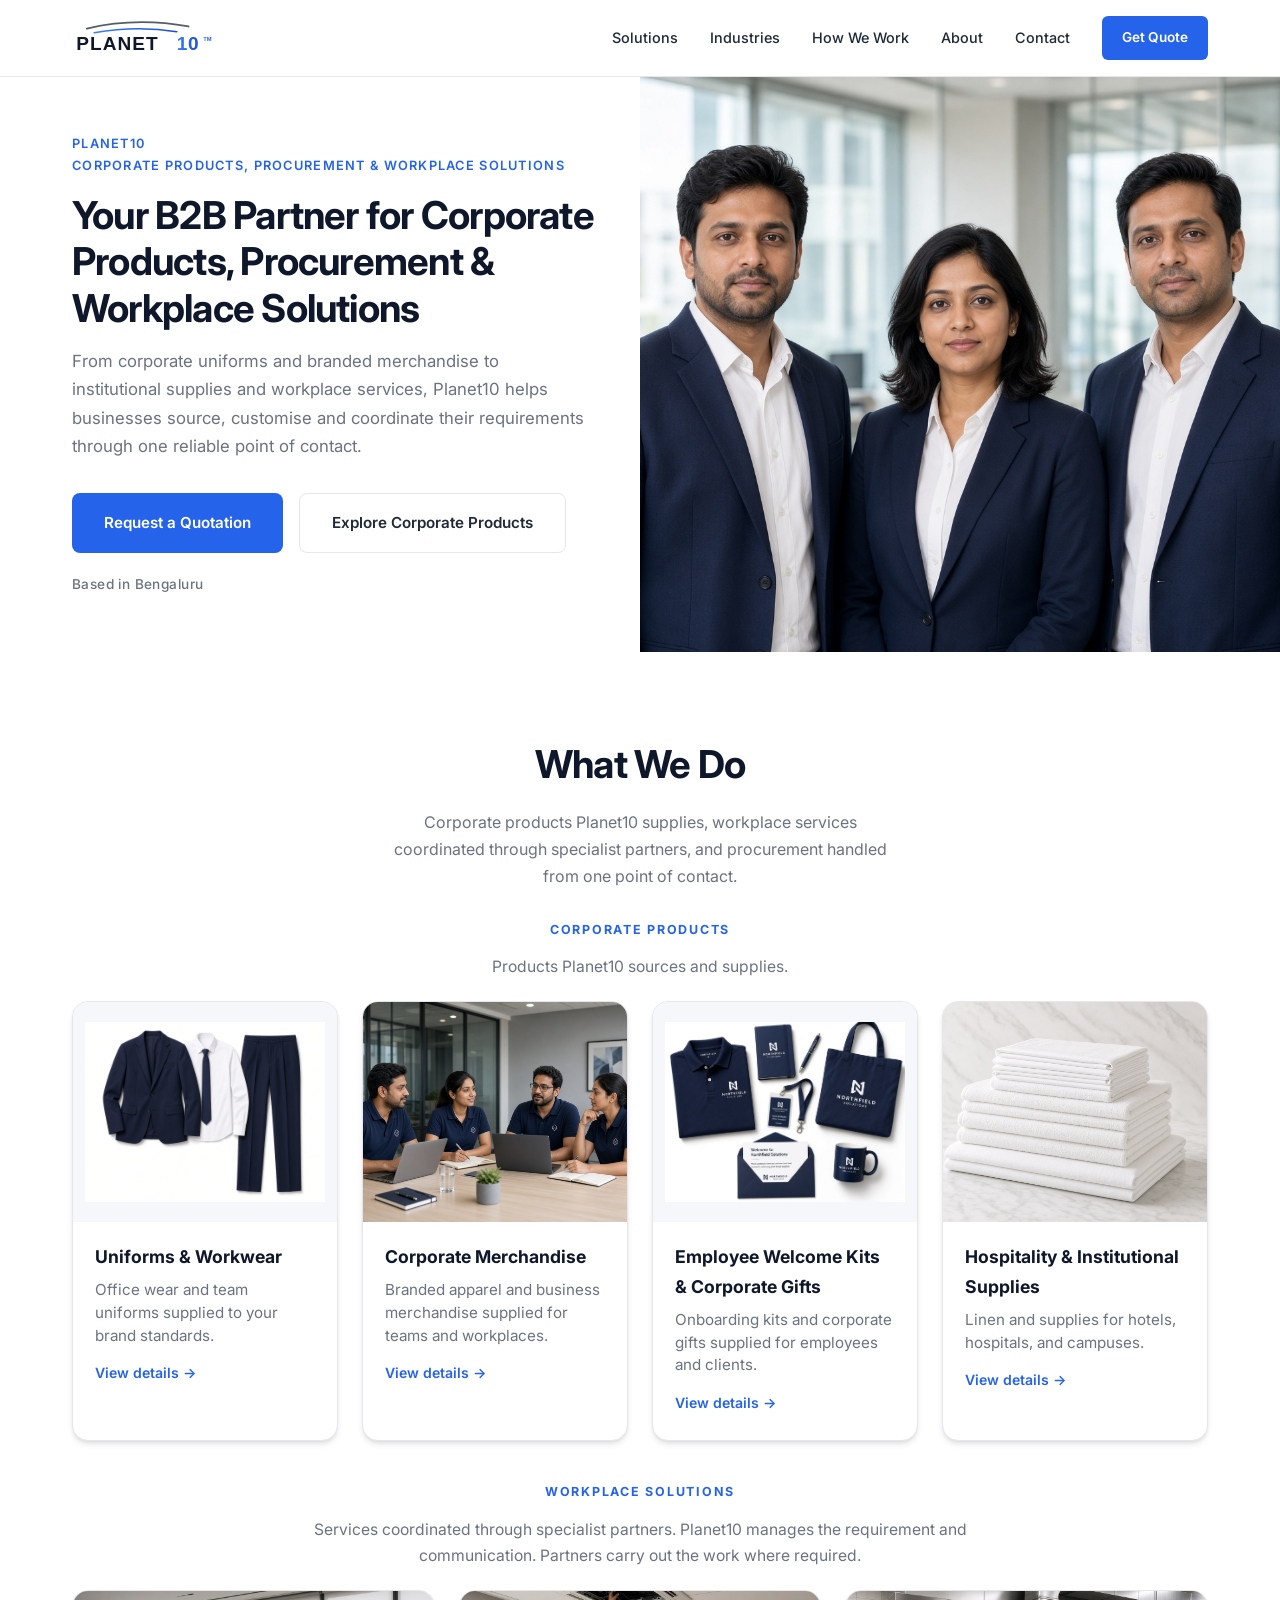
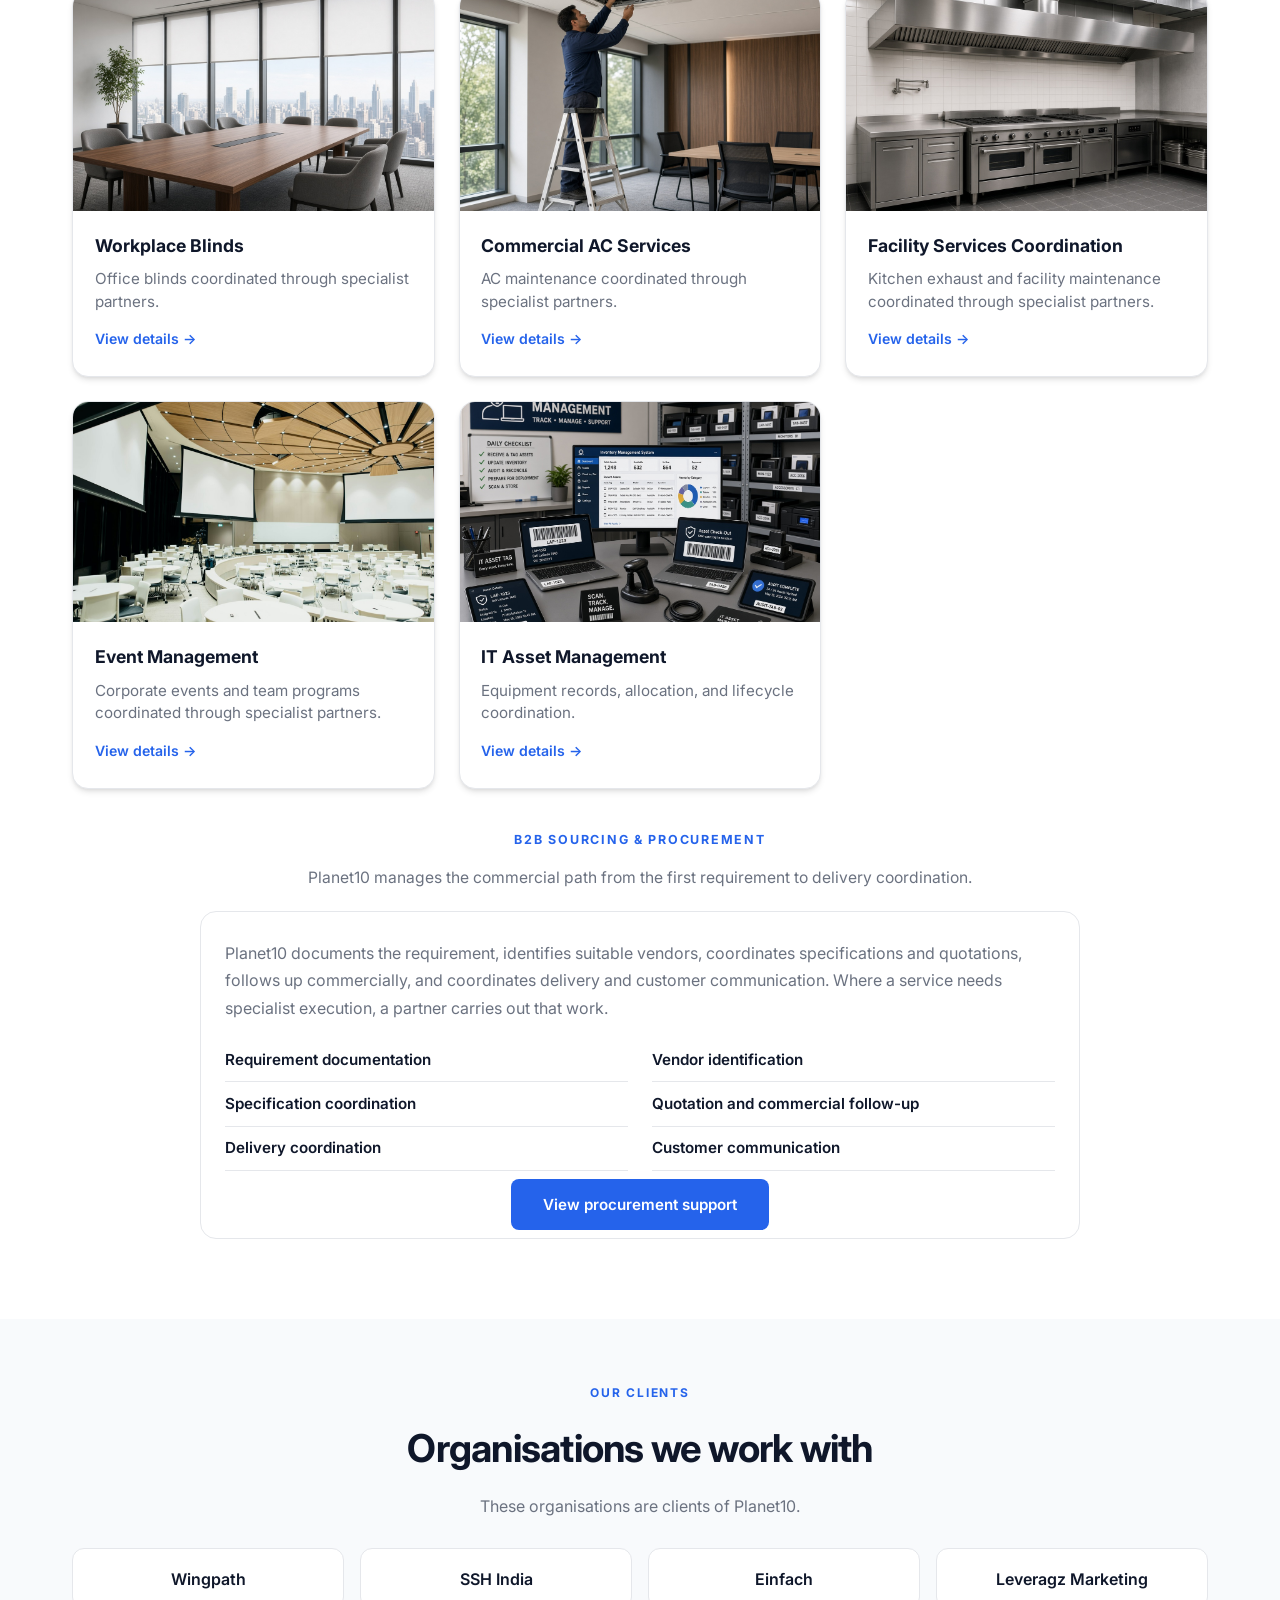
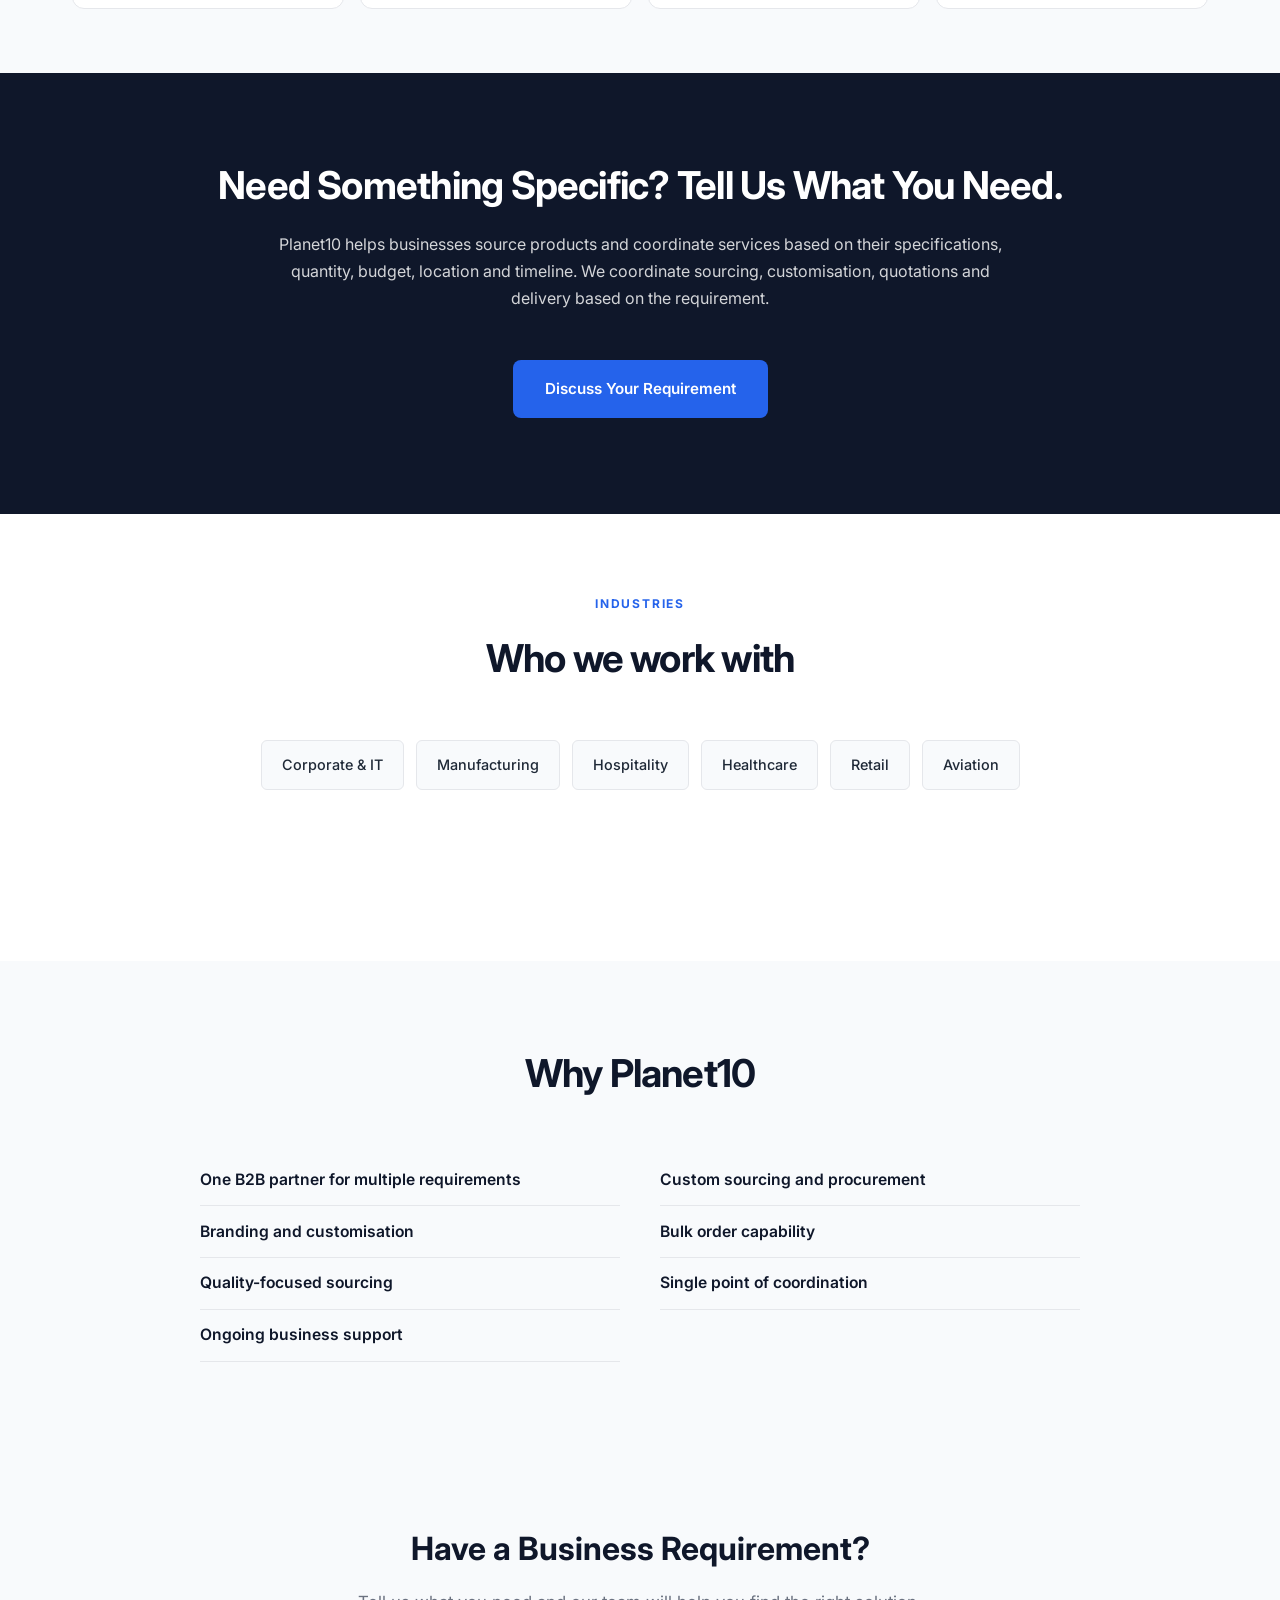
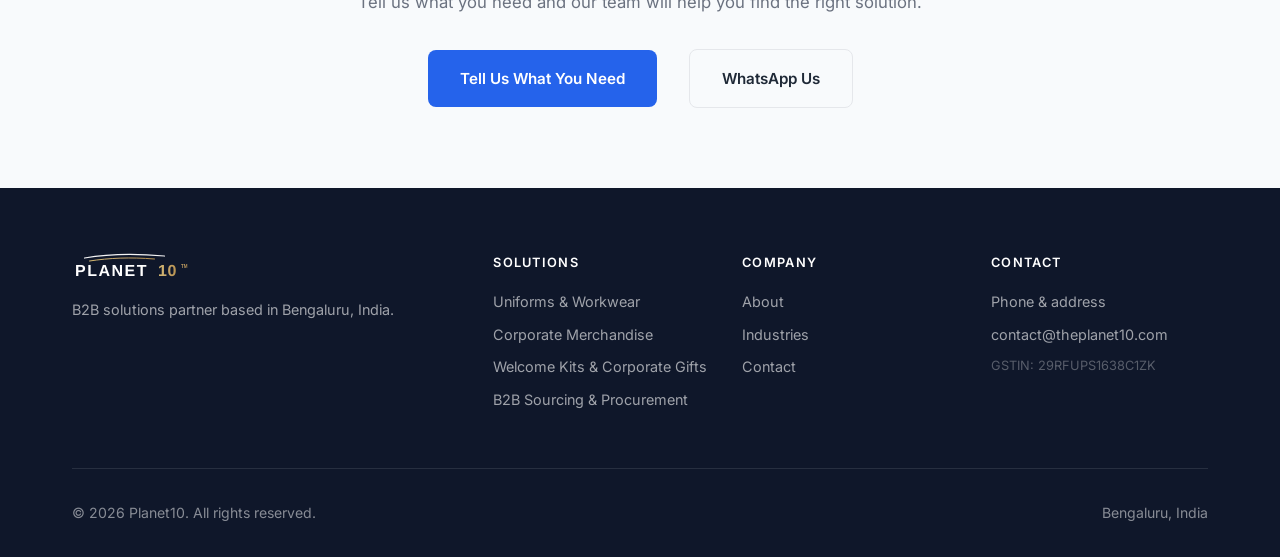
<file: index.html>
<!DOCTYPE html>
<html lang="en">
<head>
  <meta charset="UTF-8" />
  <meta name="viewport" content="width=device-width, initial-scale=1.0" />
  <title>Planet10 Corporate Solutions | Corporate Products, Procurement &amp; Workplace Solutions</title>
  <meta name="description" content="From corporate uniforms and branded merchandise to institutional supplies and workplace services, Planet10 helps businesses source, customise and coordinate their requirements through one reliable point of contact." />
  <meta name="robots" content="index, follow" />
  <link rel="canonical" href="https://theplanet10.com/" />
  <meta property="og:type" content="website" />
  <meta property="og:title" content="Planet10 Corporate Solutions | Corporate Products, Procurement &amp; Workplace Solutions" />
  <meta property="og:description" content="From corporate uniforms and branded merchandise to institutional supplies and workplace services, Planet10 helps businesses source, customise and coordinate their requirements through one reliable point of contact." />
  <meta property="og:url" content="https://theplanet10.com/" />
  <meta property="og:image" content="https://theplanet10.com/images/logos/planet10-logo-dark.svg" />
  <script type="application/ld+json">
  {
    "@context": "https://schema.org",
    "@type": "Organization",
    "name": "Planet10 Corporate Solutions",
    "alternateName": "Planet10",
    "url": "https://theplanet10.com/",
    "logo": "https://theplanet10.com/images/logos/planet10-logo-dark.svg",
    "description": "From corporate uniforms and branded merchandise to institutional supplies and workplace services, Planet10 helps businesses source, customise and coordinate their requirements through one reliable point of contact.",
    "email": "contact@theplanet10.com",
    "telephone": "+91-9886518538"
  }
  </script>
  <link rel="preconnect" href="https://fonts.googleapis.com">
  <link rel="preconnect" href="https://fonts.gstatic.com" crossorigin>
  <link href="https://fonts.googleapis.com/css2?family=Inter:wght@400;500;600;700;800&display=swap" rel="stylesheet">
  <link rel="icon" href="images/logos/planet10-logo.svg" type="image/svg+xml" />
  <link rel="stylesheet" href="css/styles.css" />
</head>
<body>
  <header class="header-minimal">
    <nav class="nav-container">
      <a class="logo" href="index.html">
        <img src="images/logos/planet10-logo-dark.svg" alt="Planet10 Corporate Solutions" width="160" height="38" />
      </a>
      <button type="button" class="nav-toggle" aria-label="Open menu" aria-expanded="false">☰</button>
      <div class="nav-right">
        <a href="solutions.html" class="nav-link">Solutions</a>
        <a href="industries.html" class="nav-link">Industries</a>
        <a href="about.html#how-we-work" class="nav-link">How We Work</a>
        <a href="about.html" class="nav-link">About</a>
        <a href="contact.html" class="nav-link">Contact</a>
        <a href="contact.html" class="btn-nav">Get Quote</a>
      </div>
    </nav>
  </header>

  <main>
    <section class="hero-split">
      <div class="hero-text">
        <p class="hero-tag">Planet10<br>Corporate Products, Procurement &amp; Workplace Solutions</p>
        <h1>Your B2B Partner for Corporate Products, Procurement &amp; Workplace Solutions</h1>
        <p class="hero-desc">From corporate uniforms and branded merchandise to institutional supplies and workplace services, Planet10 helps businesses source, customise and coordinate their requirements through one reliable point of contact.</p>
        <div class="hero-cta">
          <a href="contact.html" class="btn-primary-lg">Request a Quotation</a>
          <a href="#corporate-products" class="btn-secondary-lg">Explore Corporate Products</a>
        </div>
        <p class="hero-note">Based in Bengaluru</p>
      </div>
      <div class="hero-image hero-workplace">
        <img src="images/corporate/office-staff.jpg" alt="Corporate team wearing office uniforms in a modern workplace.">
      </div>
    </section>

    <section id="what-we-do" class="section-light">
      <div class="container">
        <div class="section-head">
          <h2>What We Do</h2>
          <p class="section-sub">Corporate products Planet10 supplies, workplace services coordinated through specialist partners, and procurement handled from one point of contact.</p>
        </div>

        <h3 id="corporate-products" class="group-label">Corporate Products</h3>
        <p class="group-note">Products Planet10 sources and supplies.</p>
        <div class="offer-grid offer-grid-4">
          <a class="offer-card" href="solutions.html#uniforms">
            <img src="images/corporate/uniform-flatlay.jpg" alt="Corporate office uniform: navy blazer, shirt, and trousers">
            <div class="offer-card-body">
              <h3>Uniforms &amp; Workwear</h3>
              <p>Office wear and team uniforms supplied to your brand standards.</p>
              <span class="offer-link">View details →</span>
            </div>
          </a>
          <a class="offer-card offer-photo" href="solutions.html#apparel">
            <img src="images/corporate/team-polos.jpg" alt="Office team wearing branded corporate polos">
            <div class="offer-card-body">
              <h3>Corporate Merchandise</h3>
              <p>Branded apparel and business merchandise supplied for teams and workplaces.</p>
              <span class="offer-link">View details →</span>
            </div>
          </a>
          <a class="offer-card" href="solutions.html#merchandise">
            <img src="images/corporate-gifts/display/welcome-kit-full.jpg" alt="Employee welcome kit with notebook, mug, and tote">
            <div class="offer-card-body">
              <h3>Employee Welcome Kits &amp; Corporate Gifts</h3>
              <p>Onboarding kits and corporate gifts supplied for employees and clients.</p>
              <span class="offer-link">View details →</span>
            </div>
          </a>
          <a class="offer-card" href="solutions.html#hospitality-supplies">
            <img src="images/hotel/linen.jpg" alt="Hotel linen and towels">
            <div class="offer-card-body">
              <h3>Hospitality &amp; Institutional Supplies</h3>
              <p>Linen and supplies for hotels, hospitals, and campuses.</p>
              <span class="offer-link">View details →</span>
            </div>
          </a>
        </div>

        <h3 id="workplace-solutions" class="group-label">Workplace Solutions</h3>
        <p class="group-note">Services coordinated through specialist partners. Planet10 manages the requirement and communication. Partners carry out the work where required.</p>
        <div class="offer-grid">
          <a class="offer-card" href="solutions.html#blinds">
            <img src="images/corporate/office-blinds.jpg" alt="Office meeting room with roller blinds">
            <div class="offer-card-body">
              <h3>Workplace Blinds</h3>
              <p>Office blinds coordinated through specialist partners.</p>
              <span class="offer-link">View details →</span>
            </div>
          </a>
          <a class="offer-card" href="solutions.html#ac-services">
            <img src="images/services/commercial-ac.jpg" alt="Commercial air-conditioning service">
            <div class="offer-card-body">
              <h3>Commercial AC Services</h3>
              <p>AC maintenance coordinated through specialist partners.</p>
              <span class="offer-link">View details →</span>
            </div>
          </a>
          <a class="offer-card" href="solutions.html#chimney">
            <img src="images/services/kitchen-exhaust.jpg" alt="Commercial kitchen exhaust service">
            <div class="offer-card-body">
              <h3>Facility Services Coordination</h3>
              <p>Kitchen exhaust and facility maintenance coordinated through specialist partners.</p>
              <span class="offer-link">View details →</span>
            </div>
          </a>
          <a class="offer-card" href="solutions.html#events">
            <img src="images/events/conference-event.jpg" alt="Corporate event management">
            <div class="offer-card-body">
              <h3>Event Management</h3>
              <p>Corporate events and team programs coordinated through specialist partners.</p>
              <span class="offer-link">View details →</span>
            </div>
          </a>
          <a class="offer-card" href="solutions.html#it-assets">
            <img src="images/services/it-asset-management.jpg" alt="IT asset management">
            <div class="offer-card-body">
              <h3>IT Asset Management</h3>
              <p>Equipment records, allocation, and lifecycle coordination.</p>
              <span class="offer-link">View details →</span>
            </div>
          </a>
        </div>

        <h3 id="procurement" class="group-label">B2B Sourcing &amp; Procurement</h3>
        <p class="group-note">Planet10 manages the commercial path from the first requirement to delivery coordination.</p>
        <div class="procurement-panel">
          <p>Planet10 documents the requirement, identifies suitable vendors, coordinates specifications and quotations, follows up commercially, and coordinates delivery and customer communication. Where a service needs specialist execution, a partner carries out that work.</p>
          <ul class="procurement-points">
            <li>Requirement documentation</li>
            <li>Vendor identification</li>
            <li>Specification coordination</li>
            <li>Quotation and commercial follow-up</li>
            <li>Delivery coordination</li>
            <li>Customer communication</li>
          </ul>
          <p class="section-cta"><a class="btn-primary-lg" href="solutions.html#sourcing">View procurement support</a></p>
        </div>
      </div>
    </section>


    <section class="home-clients" aria-labelledby="home-clients-heading">
      <div class="container">
        <div class="section-head">
          <p class="overline">Our Clients</p>
          <h2 id="home-clients-heading">Organisations we work with</h2>
          <p class="section-sub">These organisations are clients of Planet10.</p>
        </div>
        <ul class="client-name-grid">
          <li>Wingpath</li>
          <li>SSH India</li>
          <li>Einfach</li>
          <li>Leveragz Marketing</li>
        </ul>
      </div>
    </section>

    <section class="section-dark">
      <div class="container">
        <div class="section-head light">
          <h2>Need Something Specific? Tell Us What You Need.</h2>
          <p class="section-sub">Planet10 helps businesses source products and coordinate services based on their specifications, quantity, budget, location and timeline. We coordinate sourcing, customisation, quotations and delivery based on the requirement.</p>
        </div>
        <p class="section-cta"><a class="btn-primary-lg" href="contact.html">Discuss Your Requirement</a></p>
      </div>
    </section>

    <section class="section-light">
      <div class="container">
        <div class="section-head">
          <p class="overline">Industries</p>
          <h2>Who we work with</h2>
        </div>
        <div class="industry-tags">
          <a href="industries.html#corporate">Corporate &amp; IT</a>
          <a href="industries.html#manufacturing">Manufacturing</a>
          <a href="industries.html#hospitality">Hospitality</a>
          <a href="industries.html#healthcare">Healthcare</a>
          <a href="industries.html#retail">Retail</a>
          <a href="industries.html#aviation">Aviation</a>
        </div>
        <p class="section-cta"><a href="industries.html" class="btn-outline">See all industries</a></p>
      </div>
    </section>

    <section class="section-light why-home">
      <div class="container">
        <div class="section-head">
          <h2>Why Planet10</h2>
        </div>
        <ul class="reason-list">
          <li>One B2B partner for multiple requirements</li>
          <li>Custom sourcing and procurement</li>
          <li>Branding and customisation</li>
          <li>Bulk order capability</li>
          <li>Quality-focused sourcing</li>
          <li>Single point of coordination</li>
          <li>Ongoing business support</li>
        </ul>
      </div>
    </section>

    <section class="section-cta-final">
      <div class="container">
        <h2>Have a Business Requirement?</h2>
        <p>Tell us what you need and our team will help you find the right solution.</p>
        <div class="cta-buttons">
          <a href="contact.html" class="btn-primary-lg">Tell Us What You Need</a>
          <a href="https://wa.me/919886518538" class="btn-secondary-lg" target="_blank" rel="noopener noreferrer">WhatsApp Us</a>
        </div>
      </div>
    </section>
  </main>

  <footer class="footer-minimal">
    <div class="container">
      <div class="footer-content">
        <div class="footer-brand">
          <img src="images/logos/planet10-logo.svg" alt="Planet10 Corporate Solutions" width="140">
          <p>B2B solutions partner based in Bengaluru, India.</p>
        </div>
        <div class="footer-links">
          <div>
            <h5>Solutions</h5>
            <a href="solutions.html#uniforms">Uniforms &amp; Workwear</a>
            <a href="solutions.html#apparel">Corporate Merchandise</a>
            <a href="solutions.html#merchandise">Welcome Kits &amp; Corporate Gifts</a>
            <a href="solutions.html#sourcing">B2B Sourcing &amp; Procurement</a>
          </div>
          <div>
            <h5>Company</h5>
            <a href="about.html">About</a>
            <a href="industries.html">Industries</a>
            <a href="contact.html">Contact</a>
          </div>
          <div>
            <h5>Contact</h5>
            <a href="contact.html">Phone &amp; address</a>
            <a href="mailto:contact@theplanet10.com">contact@theplanet10.com</a>
            <span class="footer-gstin">GSTIN: 29RFUPS1638C1ZK</span>
          </div>
        </div>
      </div>
      <div class="footer-bottom">
        <span>© <span id="currentYear"></span> Planet10. All rights reserved.</span>
        <span>Bengaluru, India</span>
      </div>
    </div>
  </footer>

  <script src="js/main.js"></script>
</body>
</html>
</file>
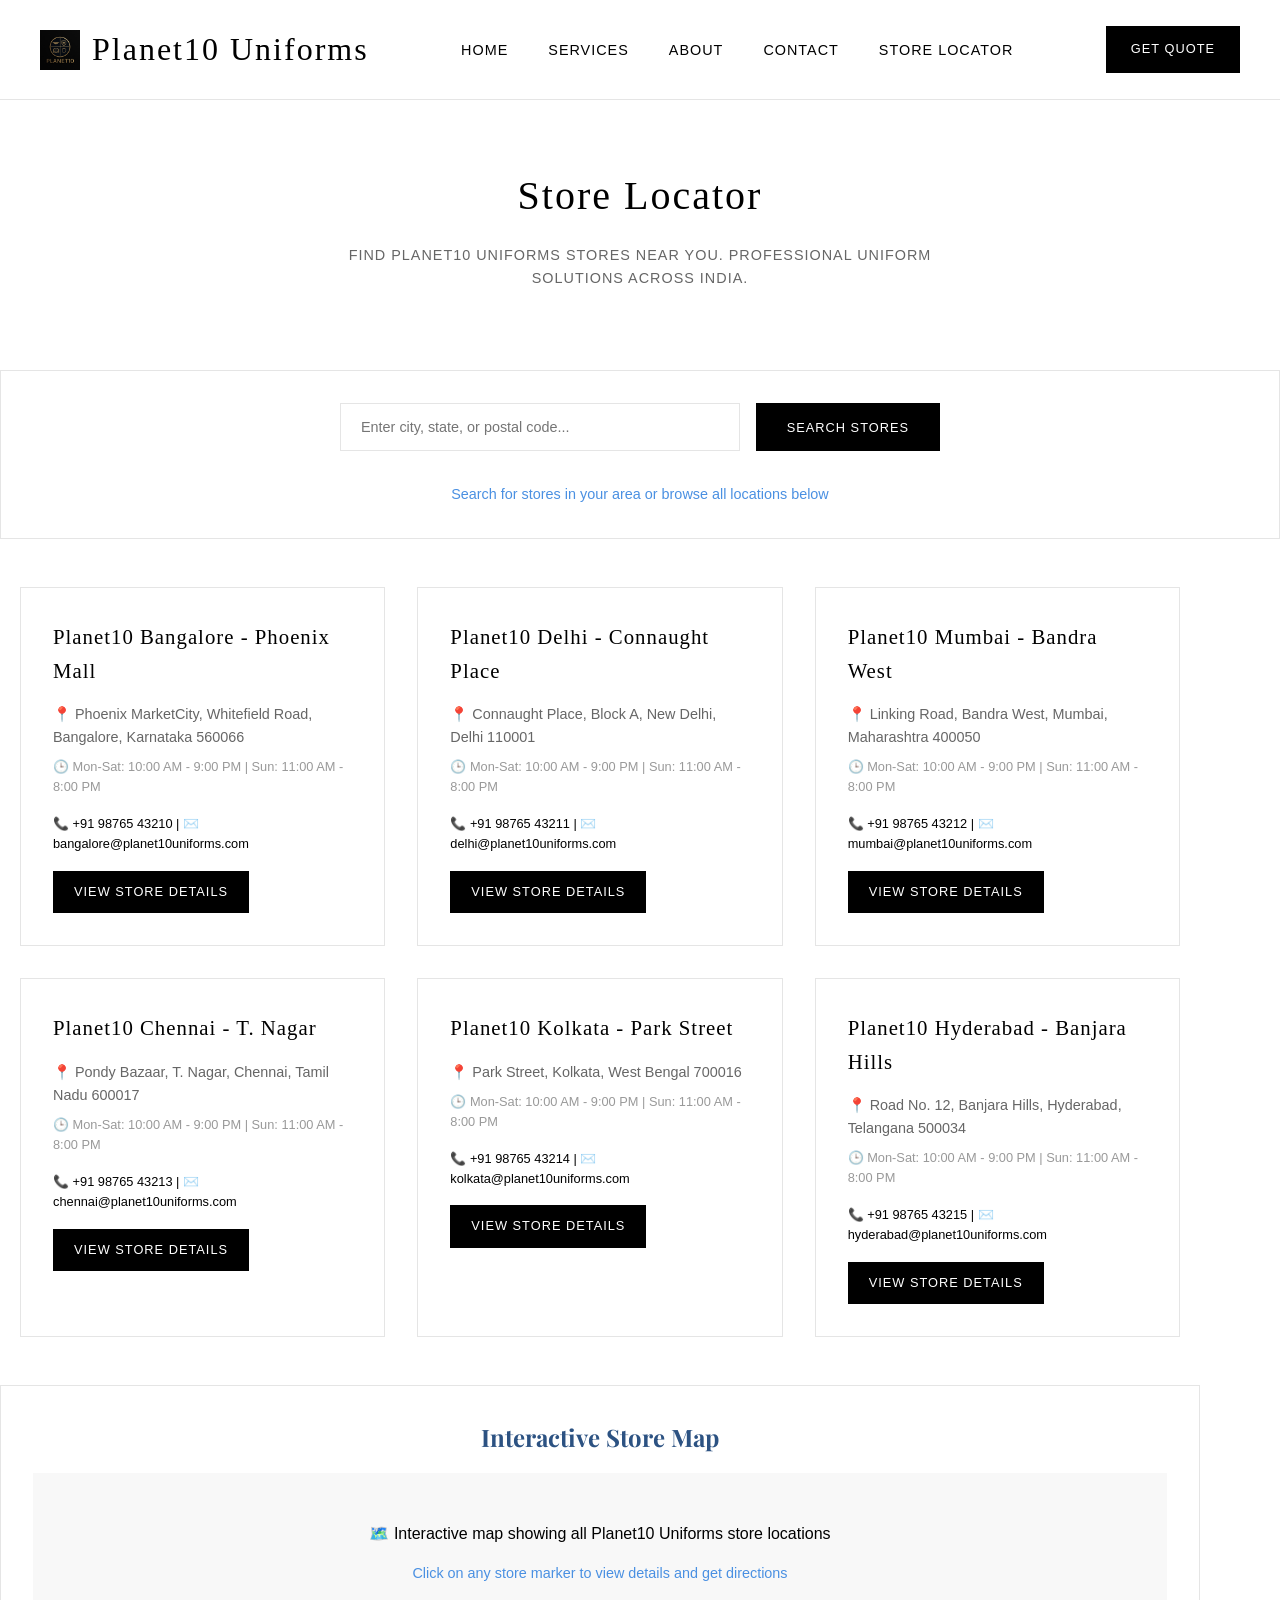
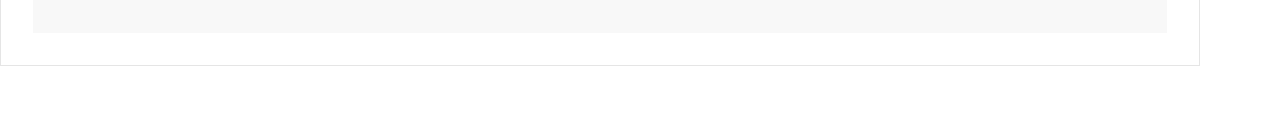
<file: stores-locator/index.html>
<!DOCTYPE html>
<html lang="en">
<head>
  <meta charset="UTF-8" />
  <meta name="viewport" content="width=device-width, initial-scale=1.0, maximum-scale=1.0, user-scalable=no" />
  <title>Store Locator - Planet10 Uniforms</title>
  <meta name="description" content="Find Planet10 Uniforms stores near you. Professional uniform solutions across India." />
  <meta name="keywords" content="uniform stores, store locator, uniform shop near me, Planet10 locations" />
  
  <!-- Fonts -->
  <link rel="preconnect" href="https://fonts.googleapis.com">
  <link rel="preconnect" href="https://fonts.gstatic.com" crossorigin>
  <link href="https://fonts.googleapis.com/css2?family=Inter:wght@400;500;600;700&family=Playfair+Display:wght@400;600;700&display=swap" rel="stylesheet">
  
  <style>
    *{margin:0;padding:0;box-sizing:border-box}
    body{font-family:'Helvetica Neue',Arial,sans-serif;background:#ffffff;color:#000000;line-height:1.6;overflow-x:hidden;position:relative}
    
    .container{max-width:1200px;margin:0 auto;padding:0 20px}
    
    .header{background:#ffffff;border-bottom:1px solid #e5e5e5;position:sticky;top:0;z-index:1000;transition:all 0.3s ease}
    .nav{display:flex;justify-content:space-between;align-items:center;padding:1.5rem 0;position:relative}
    .logo{display:flex;align-items:center;gap:12px;font-family:'Times New Roman',serif;font-size:2rem;font-weight:400;color:#000000;text-decoration:none;letter-spacing:2px}
    .logo img{width:40px;height:40px}
    .nav-links{display:flex;list-style:none;gap:2.5rem}
    .nav-links a{color:#000000;text-decoration:none;font-weight:400;transition:color 0.3s ease;position:relative;font-size:0.9rem;text-transform:uppercase;letter-spacing:1px}
    .nav-links a:hover{color:#666666}
    .cta-button{background:#000000;color:#ffffff;padding:12px 24px;text-decoration:none;font-weight:400;transition:all 0.3s ease;border:1px solid #000000;text-transform:uppercase;letter-spacing:1px;font-size:0.8rem}
    
    .page-header{text-align:center;padding:4rem 0 2rem;background:#ffffff;margin-bottom:3rem}
    .page-header h1{font-family:'Times New Roman',serif;font-size:2.5rem;font-weight:400;color:#000000;margin-bottom:1rem;letter-spacing:2px}
    .page-header p{font-size:0.9rem;color:#666666;max-width:600px;margin:0 auto;text-transform:uppercase;letter-spacing:1px}
    
    .search-section{padding:2rem 0;background:#ffffff;border:1px solid #e5e5e5;margin-bottom:3rem}
    .search-container{max-width:600px;margin:0 auto;text-align:center}
    .search-box{display:flex;gap:1rem;margin-bottom:2rem}
    .search-input{flex:1;padding:15px 20px;border:1px solid #e5e5e5;font-size:0.9rem;background:#ffffff;color:#000000;outline:none;transition:all 0.3s ease}
    .search-input:focus{border-color:#000000}
    .search-btn{background:#000000;color:#ffffff;padding:15px 30px;border:1px solid #000000;font-weight:400;cursor:pointer;transition:all 0.3s ease;text-transform:uppercase;letter-spacing:1px;font-size:0.8rem}
    .search-btn:hover{background:#ffffff;color:#000000}
    
    .stores-grid{display:grid;grid-template-columns:repeat(auto-fit,minmax(350px,1fr));gap:2rem;margin:3rem 0}
    .store-card{background:#ffffff;padding:2rem;transition:all 0.3s ease;border:1px solid #e5e5e5}
    .store-card:hover{border-color:#000000;box-shadow:0 2px 6px rgba(0,0,0,0.1)}
    .store-name{font-family:'Times New Roman',serif;font-size:1.3rem;font-weight:400;color:#000000;margin-bottom:1rem;letter-spacing:1px}
    .store-address{color:#666666;margin-bottom:0.5rem;font-size:0.9rem}
    .store-hours{color:#999999;font-size:0.8rem;margin-bottom:1rem}
    .store-contact{color:#000000;font-size:0.8rem;margin-bottom:1rem}
    .store-link{display:inline-block;background:#000000;color:#ffffff;padding:10px 20px;text-decoration:none;font-weight:400;transition:all 0.3s ease;text-transform:uppercase;letter-spacing:1px;font-size:0.8rem;border:1px solid #000000}
    .store-link:hover{background:#ffffff;color:#000000}
    
    .map-section{background:#ffffff;border:1px solid #e5e5e5;padding:2rem;margin:3rem 0;text-align:center}
    .map-placeholder{background:#f8f8f8;padding:3rem;color:#000000;font-size:1rem}
    
    @media (max-width:768px){
      .nav{flex-direction:column;gap:1rem}
      .logo{margin:0 auto}
      .nav-links{gap:1rem;margin:0 auto}
      .cta-button{margin:0 auto}
      .page-header h1{font-size:2.5rem}
      .search-box{flex-direction:column}
      .stores-grid{grid-template-columns:1fr}
      .container{padding:0 20px}
    }
  </style>
</head>
<body>
  <!-- Header -->
  <header class="header">
    <nav class="nav container">
      <a href="../index.html" class="logo">
        <img src="../logo.png" alt="Planet10 Uniforms">
        <span>Planet10 Uniforms</span>
      </a>
      <ul class="nav-links">
        <li><a href="../index.html">Home</a></li>
        <li><a href="../index.html#services">Services</a></li>
        <li><a href="../index.html#about">About</a></li>
        <li><a href="../index.html#contact">Contact</a></li>
        <li><a href="index.html">Store Locator</a></li>
      </ul>
      <a href="../contact.html#enquiryForm" class="cta-button">Get Quote</a>
    </nav>
  </header>

  <!-- Page Header -->
  <section class="page-header">
    <div class="container">
      <h1>Store Locator</h1>
      <p>Find Planet10 Uniforms stores near you. Professional uniform solutions across India.</p>
    </div>
  </section>

  <!-- Search Section -->
  <section class="search-section">
    <div class="container">
      <div class="search-container">
        <div class="search-box">
          <input type="text" class="search-input" placeholder="Enter city, state, or postal code..." id="searchInput">
          <button class="search-btn" onclick="searchStores()">Search Stores</button>
        </div>
        <p style="color:#4a90e2;font-size:0.9rem;">Search for stores in your area or browse all locations below</p>
      </div>
    </div>
  </section>

  <!-- Stores Grid -->
  <section class="stores-grid container">
    <div class="store-card">
      <h3 class="store-name">Planet10 Bangalore - Phoenix Mall</h3>
      <p class="store-address">📍 Phoenix MarketCity, Whitefield Road, Bangalore, Karnataka 560066</p>
      <p class="store-hours">🕒 Mon-Sat: 10:00 AM - 9:00 PM | Sun: 11:00 AM - 8:00 PM</p>
      <p class="store-contact">📞 +91 98765 43210 | ✉️ bangalore@planet10uniforms.com</p>
      <a href="planet10-bangalore-phoenix-mall-s1001.html" class="store-link">View Store Details</a>
    </div>

    <div class="store-card">
      <h3 class="store-name">Planet10 Delhi - Connaught Place</h3>
      <p class="store-address">📍 Connaught Place, Block A, New Delhi, Delhi 110001</p>
      <p class="store-hours">🕒 Mon-Sat: 10:00 AM - 9:00 PM | Sun: 11:00 AM - 8:00 PM</p>
      <p class="store-contact">📞 +91 98765 43211 | ✉️ delhi@planet10uniforms.com</p>
      <a href="planet10-delhi-connaught-place-s1002.html" class="store-link">View Store Details</a>
    </div>

    <div class="store-card">
      <h3 class="store-name">Planet10 Mumbai - Bandra West</h3>
      <p class="store-address">📍 Linking Road, Bandra West, Mumbai, Maharashtra 400050</p>
      <p class="store-hours">🕒 Mon-Sat: 10:00 AM - 9:00 PM | Sun: 11:00 AM - 8:00 PM</p>
      <p class="store-contact">📞 +91 98765 43212 | ✉️ mumbai@planet10uniforms.com</p>
      <a href="planet10-mumbai-bandra-west-s1003.html" class="store-link">View Store Details</a>
    </div>

    <div class="store-card">
      <h3 class="store-name">Planet10 Chennai - T. Nagar</h3>
      <p class="store-address">📍 Pondy Bazaar, T. Nagar, Chennai, Tamil Nadu 600017</p>
      <p class="store-hours">🕒 Mon-Sat: 10:00 AM - 9:00 PM | Sun: 11:00 AM - 8:00 PM</p>
      <p class="store-contact">📞 +91 98765 43213 | ✉️ chennai@planet10uniforms.com</p>
      <a href="planet10-chennai-t-nagar-s1004.html" class="store-link">View Store Details</a>
    </div>

    <div class="store-card">
      <h3 class="store-name">Planet10 Kolkata - Park Street</h3>
      <p class="store-address">📍 Park Street, Kolkata, West Bengal 700016</p>
      <p class="store-hours">🕒 Mon-Sat: 10:00 AM - 9:00 PM | Sun: 11:00 AM - 8:00 PM</p>
      <p class="store-contact">📞 +91 98765 43214 | ✉️ kolkata@planet10uniforms.com</p>
      <a href="planet10-kolkata-park-street-s1005.html" class="store-link">View Store Details</a>
    </div>

    <div class="store-card">
      <h3 class="store-name">Planet10 Hyderabad - Banjara Hills</h3>
      <p class="store-address">📍 Road No. 12, Banjara Hills, Hyderabad, Telangana 500034</p>
      <p class="store-hours">🕒 Mon-Sat: 10:00 AM - 9:00 PM | Sun: 11:00 AM - 8:00 PM</p>
      <p class="store-contact">📞 +91 98765 43215 | ✉️ hyderabad@planet10uniforms.com</p>
      <a href="planet10-hyderabad-banjara-hills-s1006.html" class="store-link">View Store Details</a>
    </div>
  </section>

  <!-- Map Section -->
  <section class="map-section container">
    <h2 style="font-family:Playfair Display,serif;color:#2c5282;margin-bottom:1rem;">Interactive Store Map</h2>
    <div class="map-placeholder">
      <p>🗺️ Interactive map showing all Planet10 Uniforms store locations</p>
      <p style="margin-top:1rem;font-size:0.9rem;color:#4a90e2;">Click on any store marker to view details and get directions</p>
    </div>
  </section>

  <script>
    function searchStores() {
      const searchTerm = document.getElementById('searchInput').value.toLowerCase();
      const storeCards = document.querySelectorAll('.store-card');
      
      storeCards.forEach(card => {
        const storeName = card.querySelector('.store-name').textContent.toLowerCase();
        const storeAddress = card.querySelector('.store-address').textContent.toLowerCase();
        
        if (storeName.includes(searchTerm) || storeAddress.includes(searchTerm)) {
          card.style.display = 'block';
          card.style.animation = 'fadeIn 0.5s ease-in';
        } else {
          card.style.display = 'none';
        }
      });
      
      if (searchTerm === '') {
        storeCards.forEach(card => {
          card.style.display = 'block';
        });
      }
    }

    // Add fadeIn animation
    const style = document.createElement('style');
    style.textContent = `
      @keyframes fadeIn {
        from { opacity: 0; transform: translateY(20px); }
        to { opacity: 1; transform: translateY(0); }
      }
    `;
    document.head.appendChild(style);

    // Search on Enter key
    document.getElementById('searchInput').addEventListener('keypress', function(e) {
      if (e.key === 'Enter') {
        searchStores();
      }
    });
  </script>
</body>
</html>
</file>
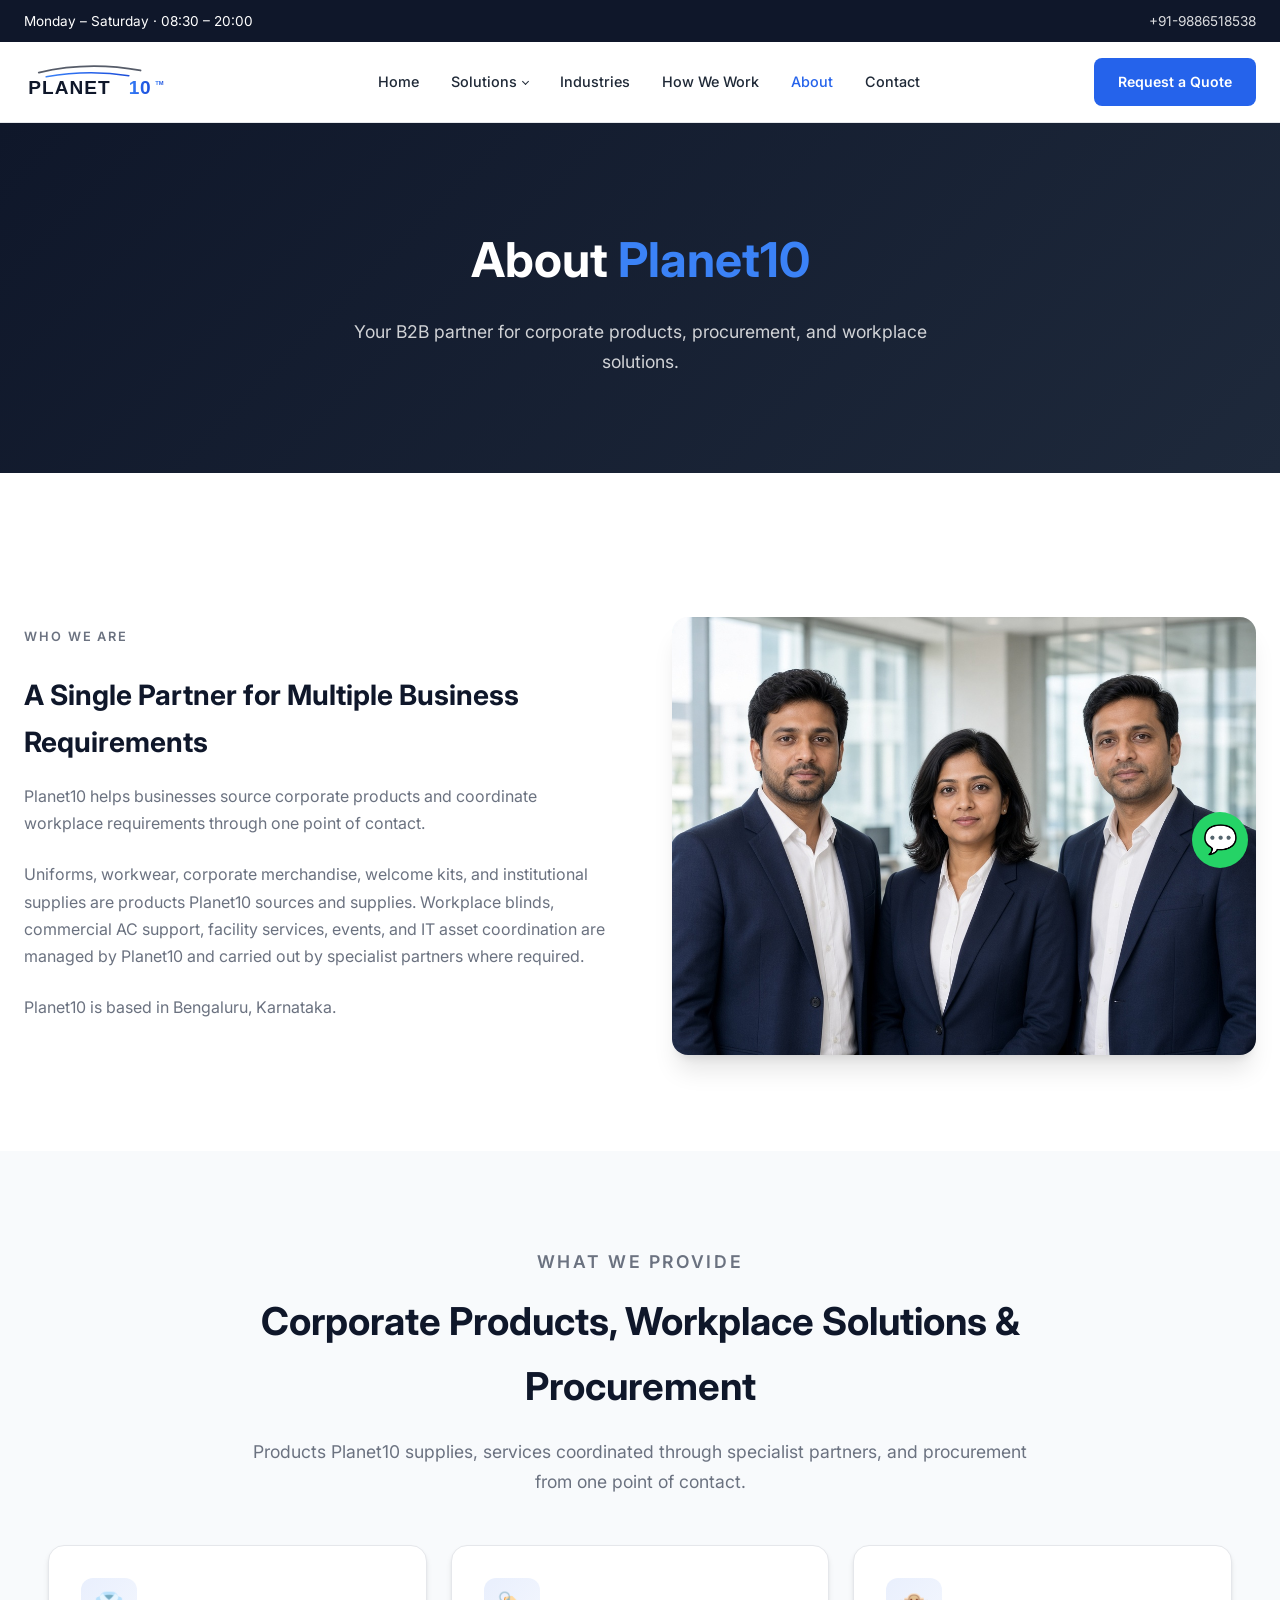
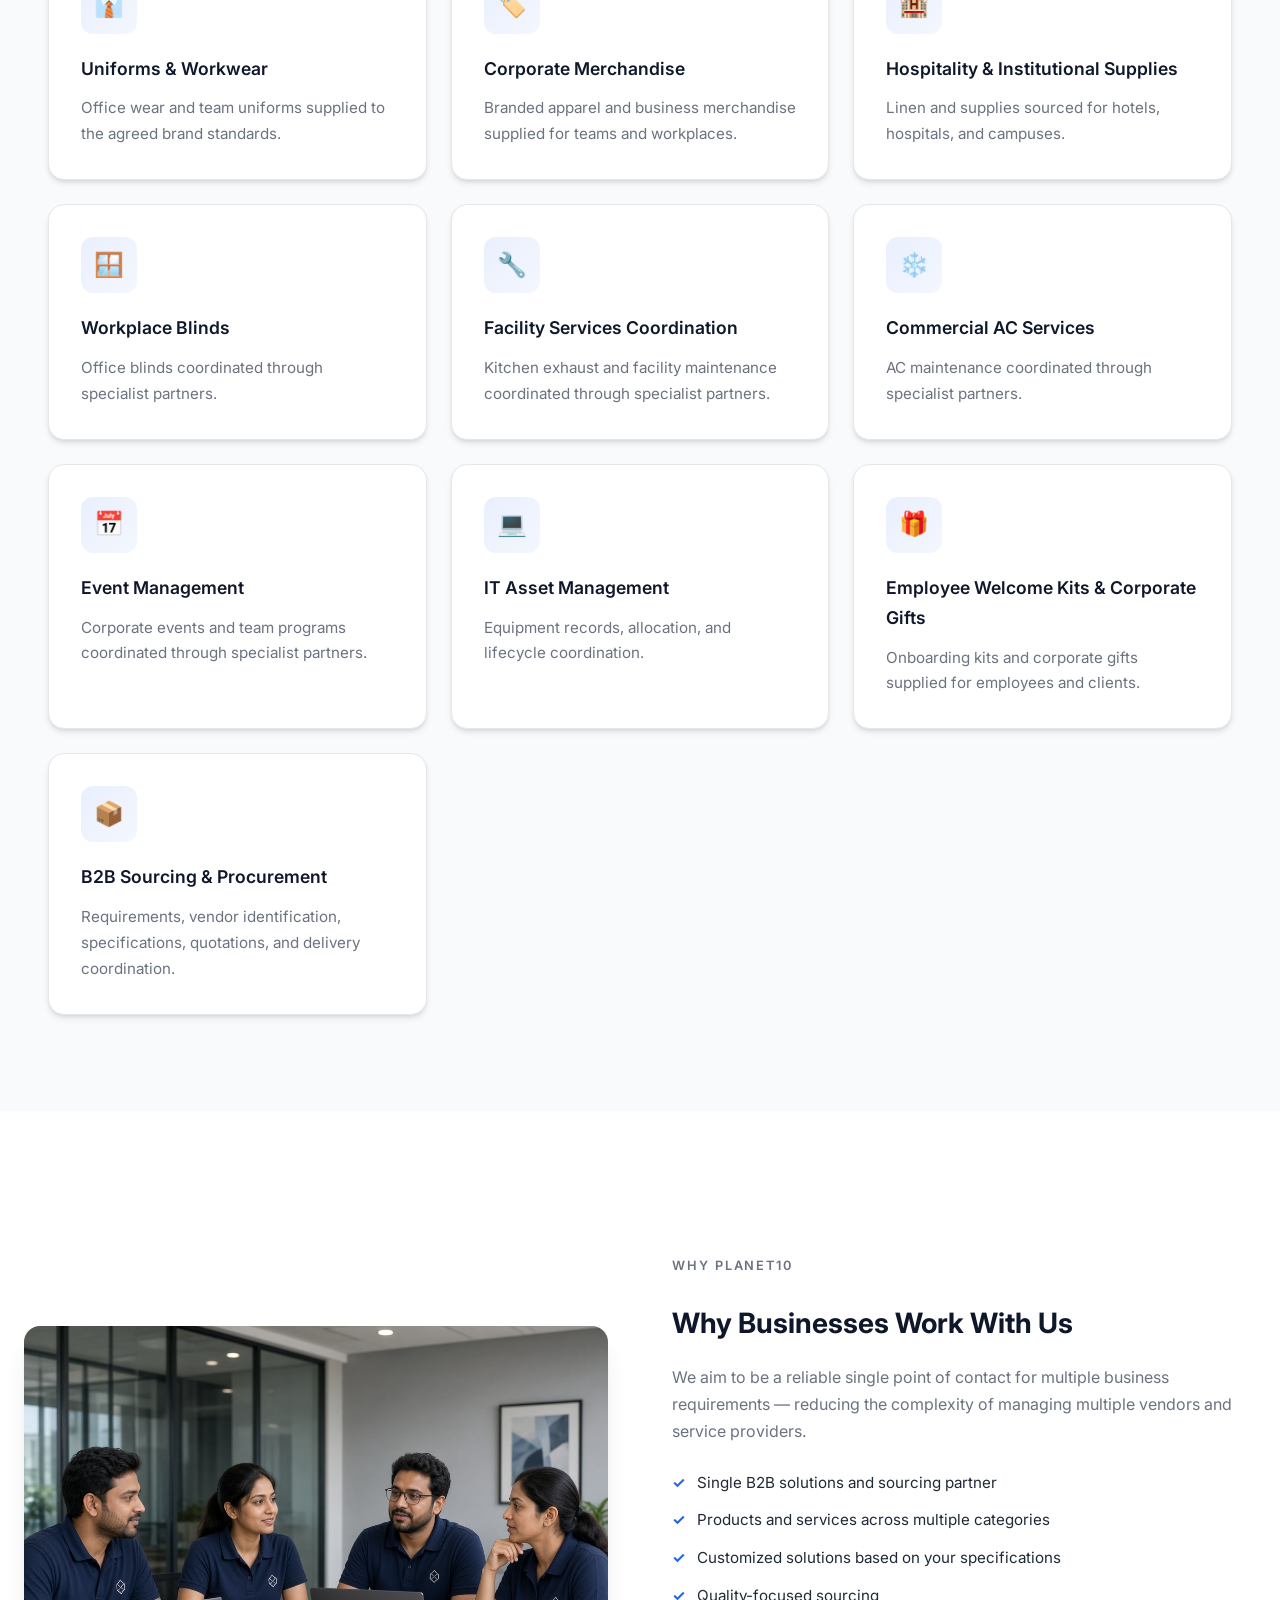
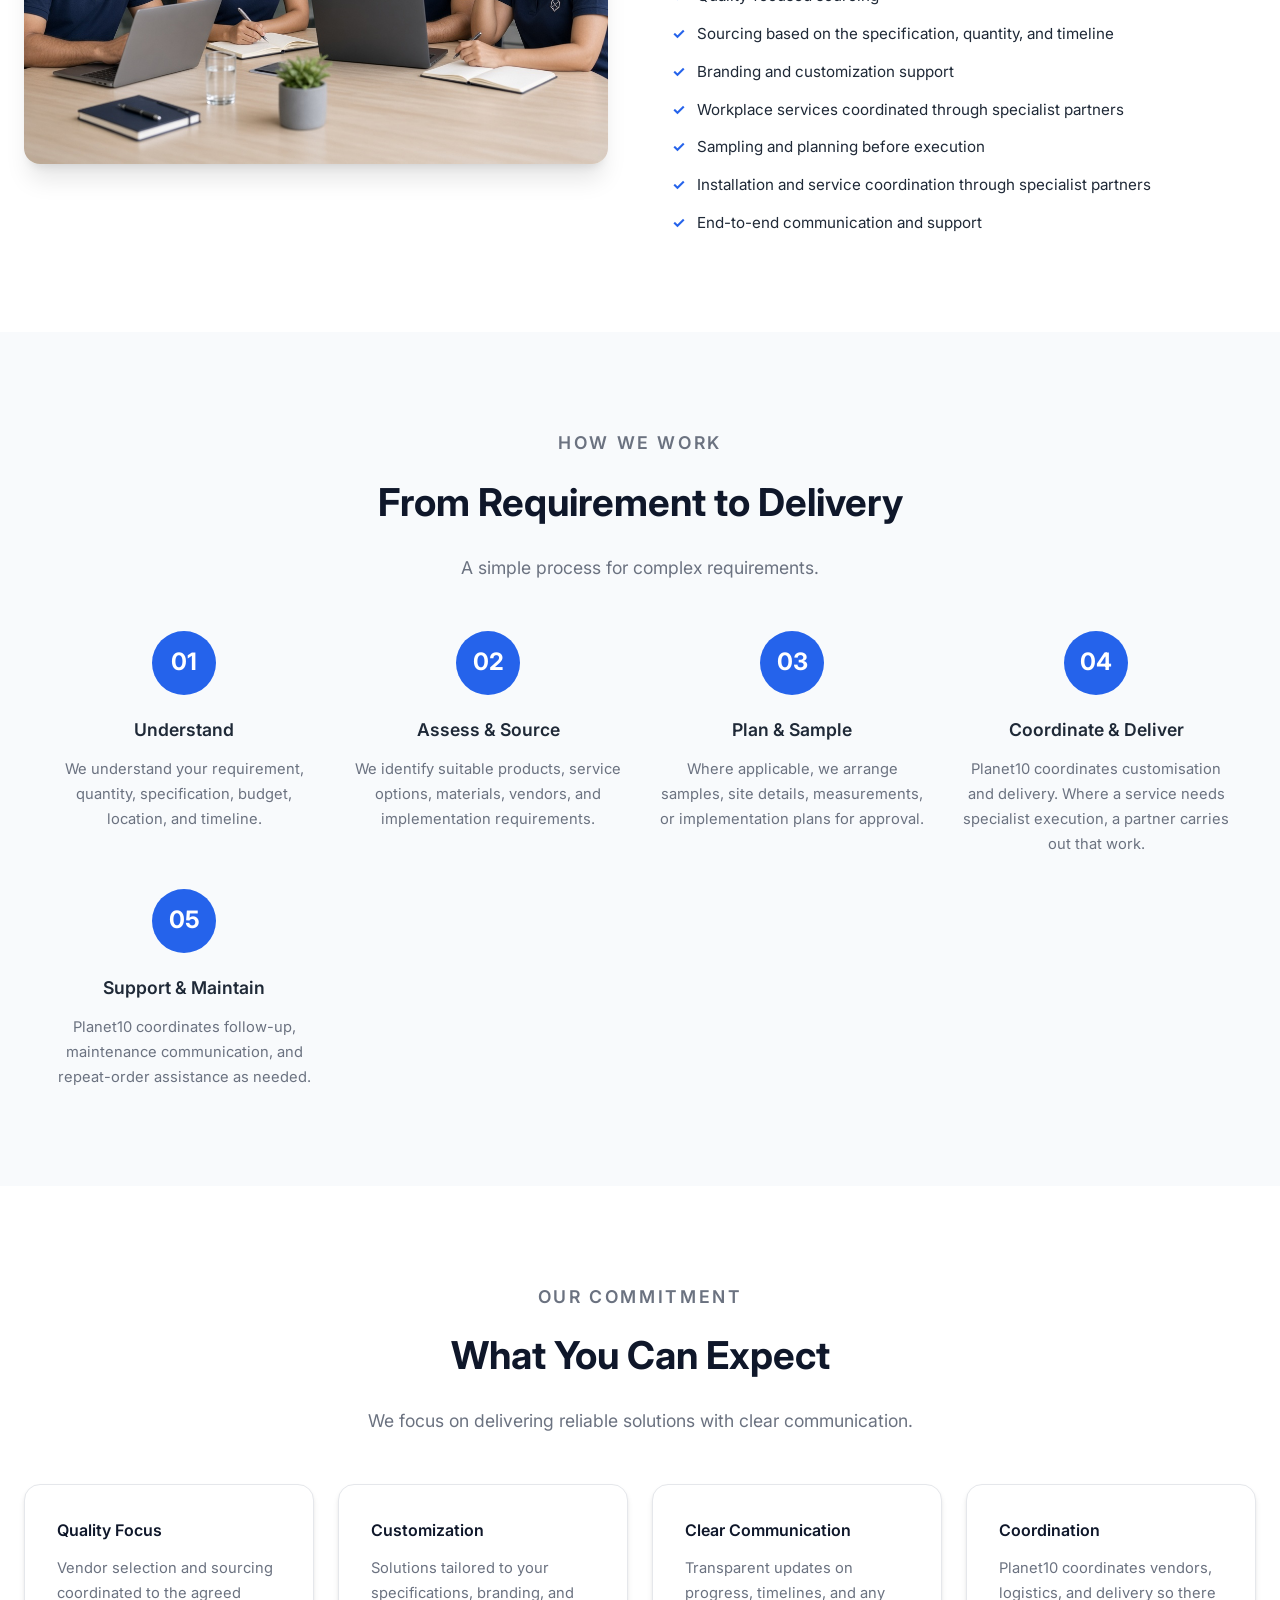
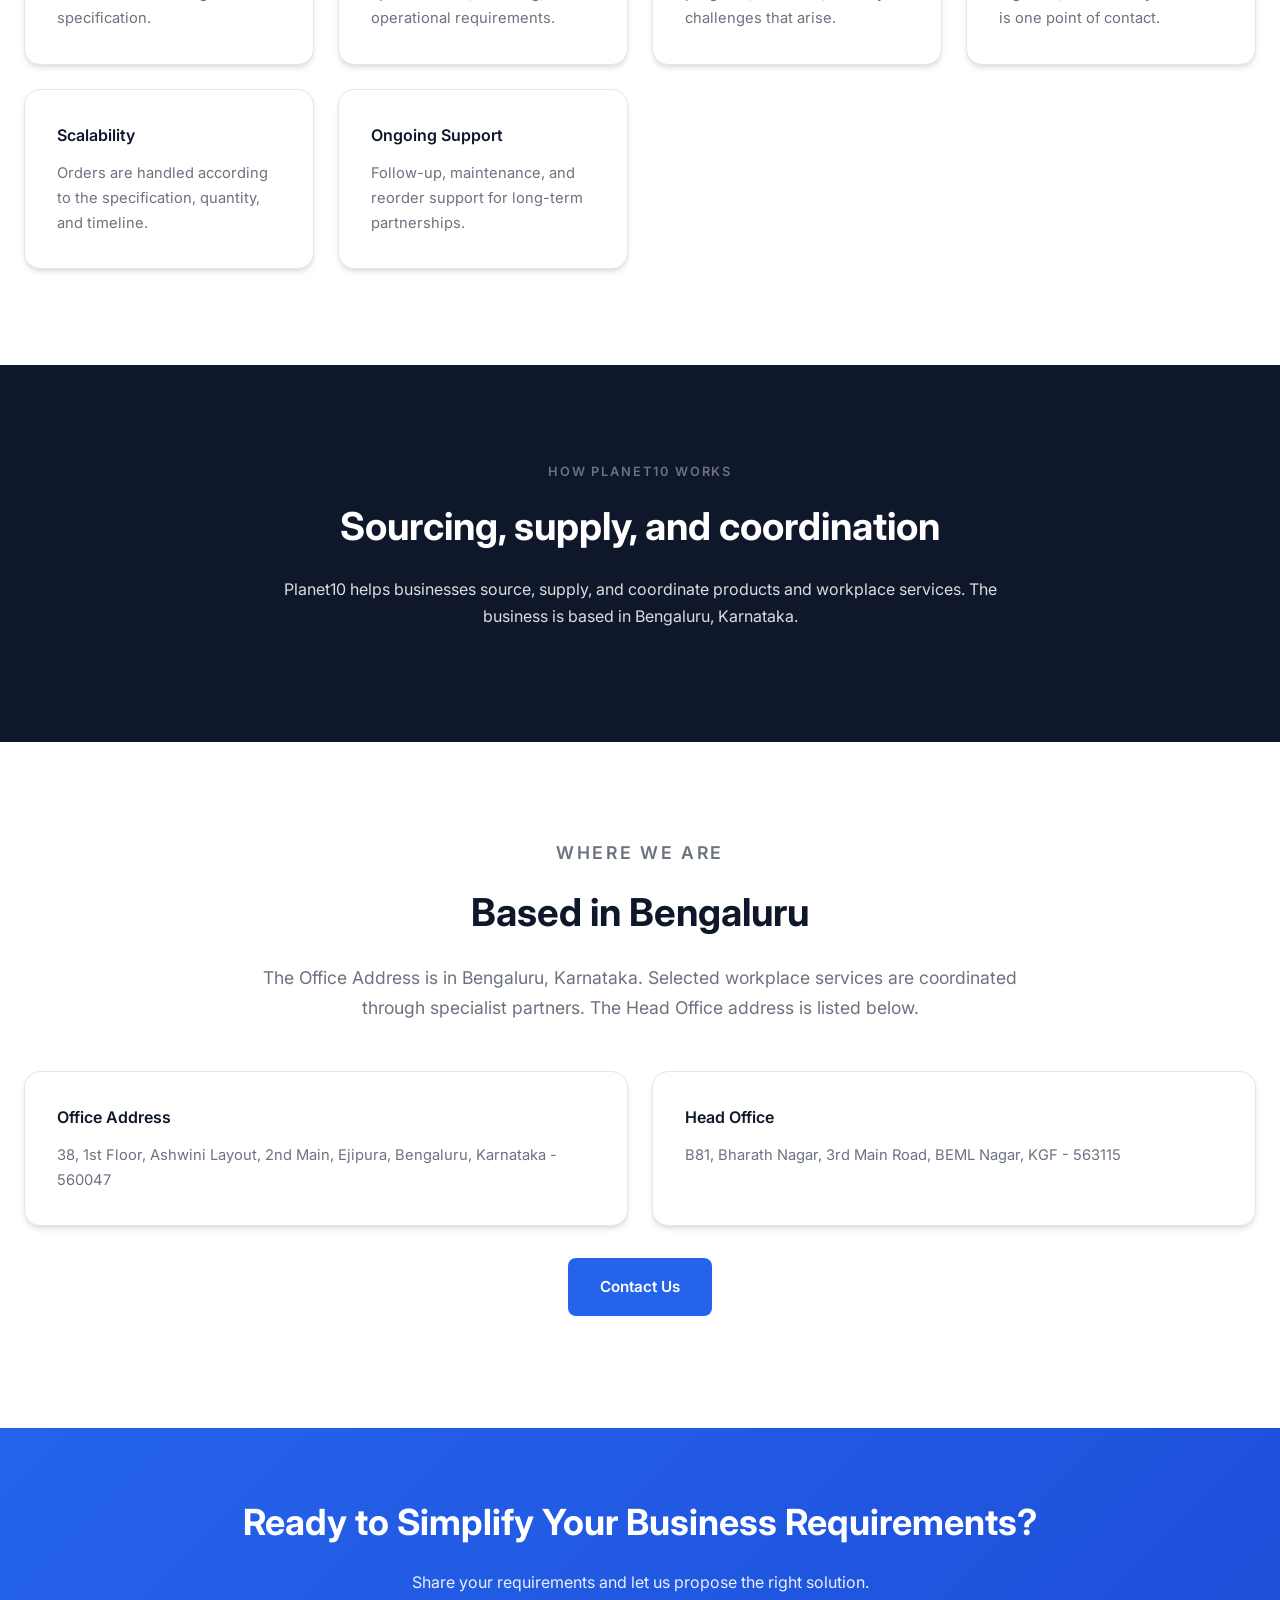
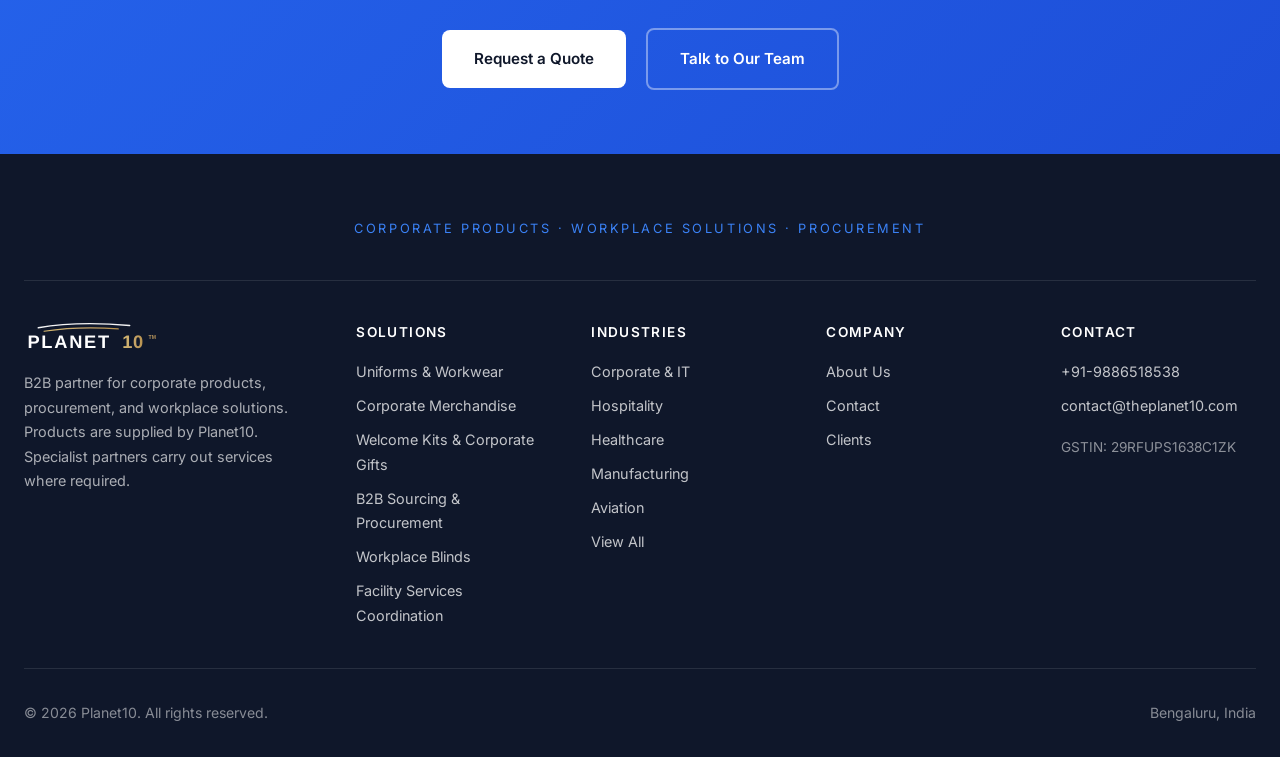
<file: about.html>
<!DOCTYPE html>
<html lang="en">
<head>
  <meta charset="UTF-8" />
  <meta name="viewport" content="width=device-width, initial-scale=1.0" />
  <title>About Us | Corporate Products, Procurement &amp; Workplace Solutions | Planet10</title>
  <meta name="description" content="Planet10 is a B2B partner for corporate products, procurement, and workplace solutions, based in Bengaluru, India. Products are supplied by Planet10. Specialist partners carry out services where required." />
  <meta name="keywords" content="about Planet10, B2B procurement Bangalore, corporate products, workplace solutions, corporate uniforms" />
  <meta name="robots" content="index, follow" />
  <meta name="author" content="Planet10" />
  <link rel="canonical" href="https://theplanet10.com/about.html" />
  <meta property="og:type" content="website" />
  <meta property="og:site_name" content="Planet10" />
  <meta property="og:title" content="About Planet10 | Corporate Products, Procurement &amp; Workplace Solutions" />
  <meta property="og:description" content="B2B partner for corporate products, procurement, and workplace solutions, based in Bengaluru, India." />
  <meta property="og:url" content="https://theplanet10.com/about.html" />
  <meta property="og:image" content="https://theplanet10.com/images/logos/planet10-brand.png" />
  <meta name="twitter:card" content="summary_large_image" />
  <link rel="preconnect" href="https://fonts.googleapis.com">
  <link rel="preconnect" href="https://fonts.gstatic.com" crossorigin>
  <link href="https://fonts.googleapis.com/css2?family=Inter:wght@400;500;600;700&display=swap" rel="stylesheet">
  <link rel="icon" href="images/logos/planet10-logo.svg" type="image/svg+xml" />
  <link rel="stylesheet" href="css/styles.css" />
</head>
<body>
  <a class="skip-link" href="#main">Skip to content</a>

  <div class="top-bar">
    <span>Monday – Saturday · 08:30 – 20:00</span>
    <div class="top-bar-phones">
      <a href="tel:+919886518538">+91-9886518538</a>
    </div>
  </div>

  <header>
    <nav>
      <a class="logo" href="index.html">
        <img src="images/logos/planet10-logo-dark.svg" alt="Planet10" width="180" height="42" />
      </a>
      <button type="button" class="nav-toggle" aria-label="Open menu">☰</button>
      <ul class="nav-links">
        <li><a href="index.html">Home</a></li>
        <li class="nav-dropdown">
          <span class="nav-dropdown-toggle">Solutions</span>
          <div class="nav-dropdown-menu">
            <span class="nav-dropdown-label">Corporate Products</span>
            <a href="solutions.html#uniforms">Uniforms &amp; Workwear</a>
            <a href="solutions.html#apparel">Corporate Merchandise</a>
            <a href="solutions.html#merchandise">Welcome Kits &amp; Corporate Gifts</a>
            <a href="solutions.html#hospitality-supplies">Hospitality &amp; Institutional Supplies</a>
            <span class="nav-dropdown-label">Workplace Solutions</span>
            <a href="solutions.html#blinds">Workplace Blinds</a>
            <a href="solutions.html#ac-services">Commercial AC Services</a>
            <a href="solutions.html#chimney">Facility Services Coordination</a>
            <a href="solutions.html#events">Event Management</a>
            <a href="solutions.html#it-assets">IT Asset Management</a>
            <span class="nav-dropdown-label">B2B Sourcing &amp; Procurement</span>
            <a href="solutions.html#sourcing">Procurement Support</a>
          </div>
        </li>
        <li><a href="industries.html">Industries</a></li>
        <li><a href="about.html#how-we-work">How We Work</a></li>
        <li><a href="about.html" class="active">About</a></li>
        <li><a href="contact.html">Contact</a></li>
      </ul>
      <a class="cta" href="contact.html">Request a Quote</a>
    </nav>
  </header>

  <main id="main">
    <section class="page-hero">
      <h1>About <em>Planet10</em></h1>
      <p>Your B2B partner for corporate products, procurement, and workplace solutions.</p>
    </section>

    <!-- About Introduction -->
    <section class="section">
      <div class="feature-split">
        <div class="feature-content">
          <p class="section-kicker">Who We Are</p>
          <h3>A Single Partner for Multiple Business Requirements</h3>
          <p>Planet10 helps businesses source corporate products and coordinate workplace requirements through one point of contact.</p>
          <p>Uniforms, workwear, corporate merchandise, welcome kits, and institutional supplies are products Planet10 sources and supplies. Workplace blinds, commercial AC support, facility services, events, and IT asset coordination are managed by Planet10 and carried out by specialist partners where required.</p>
          <p>Planet10 is based in Bengaluru, Karnataka.</p>
        </div>
        <img src="images/corporate/office-staff.jpg" alt="Corporate team wearing office uniforms in a workplace" loading="lazy" />
      </div>
    </section>

    <!-- What We Provide -->
    <section class="section-full section-bg">
      <div class="section" style="padding-top:0;padding-bottom:0;">
        <div class="section-intro">
          <p class="section-kicker">What We Provide</p>
          <h2>Corporate Products, Workplace Solutions &amp; Procurement</h2>
          <p>Products Planet10 supplies, services coordinated through specialist partners, and procurement from one point of contact.</p>
        </div>
        <div class="solutions-grid">
          <div class="solution-card">
            <div class="solution-card-icon">👔</div>
            <h3>Uniforms &amp; Workwear</h3>
            <p>Office wear and team uniforms supplied to the agreed brand standards.</p>
          </div>
          <div class="solution-card">
            <div class="solution-card-icon">🏷️</div>
            <h3>Corporate Merchandise</h3>
            <p>Branded apparel and business merchandise supplied for teams and workplaces.</p>
          </div>
          <div class="solution-card">
            <div class="solution-card-icon">🏨</div>
            <h3>Hospitality &amp; Institutional Supplies</h3>
            <p>Linen and supplies sourced for hotels, hospitals, and campuses.</p>
          </div>
          <div class="solution-card">
            <div class="solution-card-icon">🪟</div>
            <h3>Workplace Blinds</h3>
            <p>Office blinds coordinated through specialist partners.</p>
          </div>
          <div class="solution-card">
            <div class="solution-card-icon">🔧</div>
            <h3>Facility Services Coordination</h3>
            <p>Kitchen exhaust and facility maintenance coordinated through specialist partners.</p>
          </div>
          <div class="solution-card">
            <div class="solution-card-icon">❄️</div>
            <h3>Commercial AC Services</h3>
            <p>AC maintenance coordinated through specialist partners.</p>
          </div>
          <div class="solution-card">
            <div class="solution-card-icon">📅</div>
            <h3>Event Management</h3>
            <p>Corporate events and team programs coordinated through specialist partners.</p>
          </div>
          <div class="solution-card">
            <div class="solution-card-icon">💻</div>
            <h3>IT Asset Management</h3>
            <p>Equipment records, allocation, and lifecycle coordination.</p>
          </div>
          <div class="solution-card">
            <div class="solution-card-icon">🎁</div>
            <h3>Employee Welcome Kits &amp; Corporate Gifts</h3>
            <p>Onboarding kits and corporate gifts supplied for employees and clients.</p>
          </div>
          <div class="solution-card">
            <div class="solution-card-icon">📦</div>
            <h3>B2B Sourcing &amp; Procurement</h3>
            <p>Requirements, vendor identification, specifications, quotations, and delivery coordination.</p>
          </div>
        </div>
      </div>
    </section>

    <!-- Why Choose Us -->
    <section class="section">
      <div class="feature-split reverse">
        <div class="feature-content">
          <p class="section-kicker">Why Planet10</p>
          <h3>Why Businesses Work With Us</h3>
          <p>We aim to be a reliable single point of contact for multiple business requirements — reducing the complexity of managing multiple vendors and service providers.</p>
          <ul class="feature-list">
            <li>Single B2B solutions and sourcing partner</li>
            <li>Products and services across multiple categories</li>
            <li>Customized solutions based on your specifications</li>
            <li>Quality-focused sourcing</li>
            <li>Sourcing based on the specification, quantity, and timeline</li>
            <li>Branding and customization support</li>
            <li>Workplace services coordinated through specialist partners</li>
            <li>Sampling and planning before execution</li>
            <li>Installation and service coordination through specialist partners</li>
            <li>End-to-end communication and support</li>
          </ul>
        </div>
        <img src="images/corporate/team-polos.jpg" alt="Office team wearing branded corporate polos" loading="lazy" />
      </div>
    </section>

    <!-- How We Work -->
    <section id="how-we-work" class="section-full section-bg">
      <div class="section" style="padding-top:0;padding-bottom:0;">
        <div class="section-intro">
          <p class="section-kicker">How We Work</p>
          <h2>From Requirement to Delivery</h2>
          <p>A simple process for complex requirements.</p>
        </div>
        <div class="process-grid">
          <div class="process-step">
            <div class="process-step-number">01</div>
            <h4>Understand</h4>
            <p>We understand your requirement, quantity, specification, budget, location, and timeline.</p>
          </div>
          <div class="process-step">
            <div class="process-step-number">02</div>
            <h4>Assess &amp; Source</h4>
            <p>We identify suitable products, service options, materials, vendors, and implementation requirements.</p>
          </div>
          <div class="process-step">
            <div class="process-step-number">03</div>
            <h4>Plan &amp; Sample</h4>
            <p>Where applicable, we arrange samples, site details, measurements, or implementation plans for approval.</p>
          </div>
          <div class="process-step">
            <div class="process-step-number">04</div>
            <h4>Coordinate &amp; Deliver</h4>
            <p>Planet10 coordinates customisation and delivery. Where a service needs specialist execution, a partner carries out that work.</p>
          </div>
          <div class="process-step">
            <div class="process-step-number">05</div>
            <h4>Support &amp; Maintain</h4>
            <p>Planet10 coordinates follow-up, maintenance communication, and repeat-order assistance as needed.</p>
          </div>
        </div>
      </div>
    </section>

    <!-- Our Commitment -->
    <section class="section">
      <div class="section-intro">
        <p class="section-kicker">Our Commitment</p>
        <h2>What You Can Expect</h2>
        <p>We focus on delivering reliable solutions with clear communication.</p>
      </div>
      <div class="why-grid">
        <div class="why-card">
          <h4>Quality Focus</h4>
          <p>Vendor selection and sourcing coordinated to the agreed specification.</p>
        </div>
        <div class="why-card">
          <h4>Customization</h4>
          <p>Solutions tailored to your specifications, branding, and operational requirements.</p>
        </div>
        <div class="why-card">
          <h4>Clear Communication</h4>
          <p>Transparent updates on progress, timelines, and any challenges that arise.</p>
        </div>
        <div class="why-card">
          <h4>Coordination</h4>
          <p>Planet10 coordinates vendors, logistics, and delivery so there is one point of contact.</p>
        </div>
        <div class="why-card">
          <h4>Scalability</h4>
          <p>Orders are handled according to the specification, quantity, and timeline.</p>
        </div>
        <div class="why-card">
          <h4>Ongoing Support</h4>
          <p>Follow-up, maintenance, and reorder support for long-term partnerships.</p>
        </div>
      </div>
    </section>

    <section class="section-full section-dark">
      <div class="section center" style="padding-top:0;padding-bottom:0;">
        <p class="section-kicker">How Planet10 works</p>
        <h2>Sourcing, supply, and coordination</h2>
        <p style="color:rgba(255,255,255,0.85);">Planet10 helps businesses source, supply, and coordinate products and workplace services. The business is based in Bengaluru, Karnataka.</p>
      </div>
    </section>

    <!-- Location -->
    <section class="section">
      <div class="section-intro">
        <p class="section-kicker">Where We Are</p>
        <h2>Based in Bengaluru</h2>
        <p>The Office Address is in Bengaluru, Karnataka. Selected workplace services are coordinated through specialist partners. The Head Office address is listed below.</p>
      </div>
      <div class="why-grid" style="grid-template-columns: repeat(auto-fit, minmax(320px, 1fr));">
        <div class="why-card">
          <h4>Office Address</h4>
          <p>38, 1st Floor, Ashwini Layout, 2nd Main, Ejipura, Bengaluru, Karnataka - 560047</p>
        </div>
        <div class="why-card">
          <h4>Head Office</h4>
          <p>B81, Bharath Nagar, 3rd Main Road, BEML Nagar, KGF - 563115</p>
        </div>
      </div>
      <p style="text-align:center;margin-top:2rem;"><a class="btn btn-primary" href="contact.html">Contact Us</a></p>
    </section>

    <!-- CTA Banner -->
    <section class="cta-banner">
      <h2>Ready to Simplify Your Business Requirements?</h2>
      <p>Share your requirements and let us propose the right solution.</p>
      <a class="btn btn-white" href="contact.html">Request a Quote</a>
      <a class="btn btn-outline" href="contact.html#call">Talk to Our Team</a>
    </section>
  </main>

  <footer>
    <p class="footer-tagline">Corporate Products · Workplace Solutions · Procurement</p>
    <div class="footer-grid">
      <div>
        <img class="footer-logo" src="images/logos/planet10-logo.svg" alt="Planet10" width="160" height="38" />
        <p class="footer-desc">B2B partner for corporate products, procurement, and workplace solutions. Products are supplied by Planet10. Specialist partners carry out services where required.</p>
      </div>
      <div>
        <h4>Solutions</h4>
        <ul>
          <li><a href="solutions.html#uniforms">Uniforms &amp; Workwear</a></li>
          <li><a href="solutions.html#apparel">Corporate Merchandise</a></li>
          <li><a href="solutions.html#merchandise">Welcome Kits &amp; Corporate Gifts</a></li>
          <li><a href="solutions.html#sourcing">B2B Sourcing &amp; Procurement</a></li>
          <li><a href="solutions.html#blinds">Workplace Blinds</a></li>
          <li><a href="solutions.html#chimney">Facility Services Coordination</a></li>
        </ul>
      </div>
      <div>
        <h4>Industries</h4>
        <ul>
          <li><a href="industries.html#corporate">Corporate &amp; IT</a></li>
          <li><a href="industries.html#hospitality">Hospitality</a></li>
          <li><a href="industries.html#healthcare">Healthcare</a></li>
          <li><a href="industries.html#manufacturing">Manufacturing</a></li>
          <li><a href="industries.html#aviation">Aviation</a></li>
          <li><a href="industries.html">View All</a></li>
        </ul>
      </div>
      <div>
        <h4>Company</h4>
        <ul>
          <li><a href="about.html">About Us</a></li>
          <li><a href="contact.html">Contact</a></li>
          <li><a href="clients.html">Clients</a></li>
        </ul>
      </div>
      <div>
        <h4>Contact</h4>
        <ul>
          <li><a href="tel:+919886518538">+91-9886518538</a></li>
          <li><a href="mailto:contact@theplanet10.com">contact@theplanet10.com</a></li>
          <li style="margin-top:0.5rem;font-size:0.85rem;opacity:0.7;">GSTIN: 29RFUPS1638C1ZK</li>
        </ul>
      </div>
    </div>
    <div class="footer-bottom">
      <span>© <span id="currentYear"></span> Planet10. All rights reserved.</span>
      <span>Bengaluru, India</span>
    </div>
  </footer>

  <a href="https://wa.me/919886518538" class="whatsapp-float" target="_blank" rel="noopener noreferrer" aria-label="Contact us on WhatsApp">💬</a>

  <script src="js/main.js"></script>
</body>
</html>
</file>
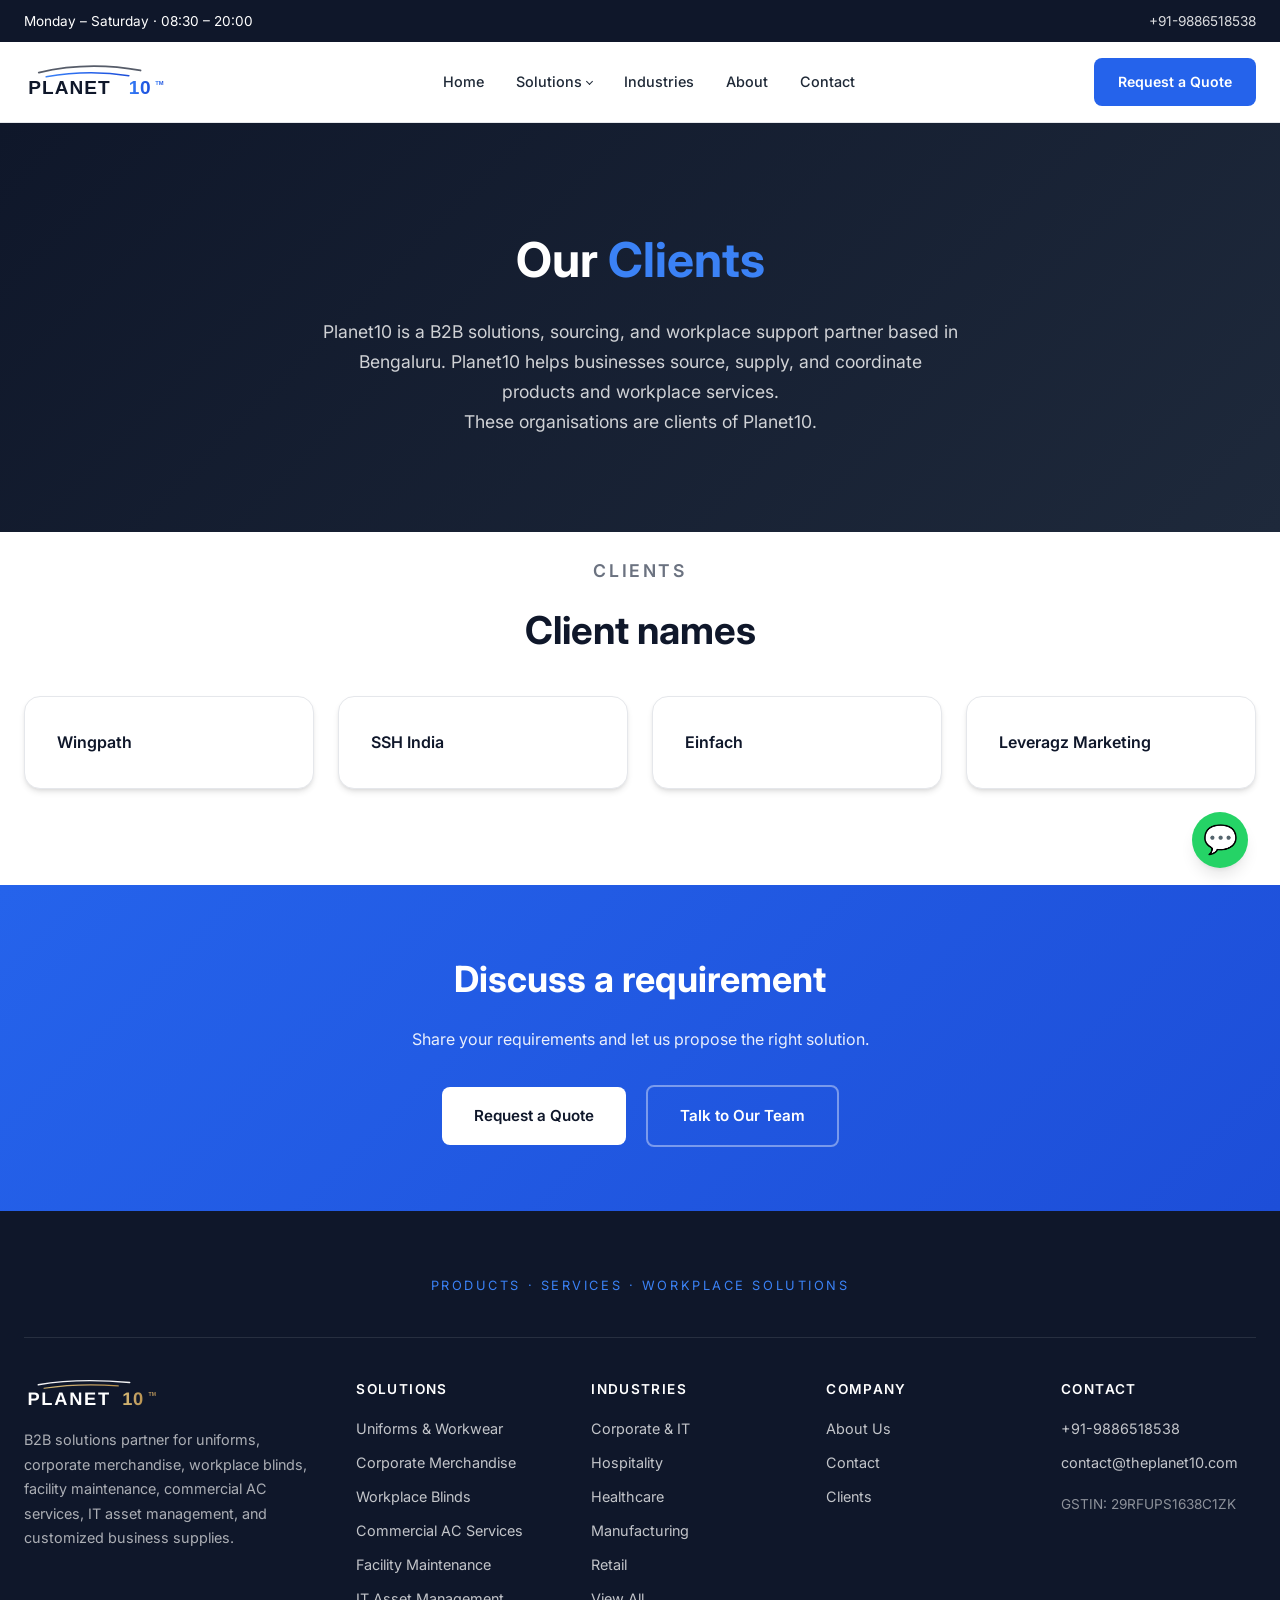
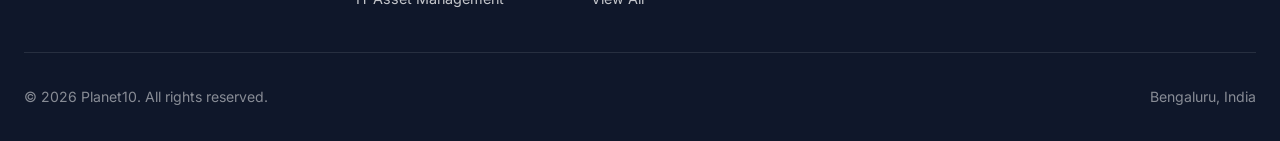
<file: clients.html>
<!DOCTYPE html>
<html lang="en">
<head>
  <meta charset="UTF-8" />
  <meta name="viewport" content="width=device-width, initial-scale=1.0" />
  <title>Our Clients | Planet10</title>
  <meta name="description" content="These organisations are clients of Planet10: Wingpath, SSH India, Einfach, and Leveragz Marketing." />
  <meta name="keywords" content="Planet10 clients, Wingpath, SSH India, Einfach, Leveragz Marketing" />
  <meta name="robots" content="index, follow" />
  <meta name="author" content="Planet10" />
  <link rel="canonical" href="https://theplanet10.com/clients.html" />
  <meta property="og:type" content="website" />
  <meta property="og:site_name" content="Planet10" />
  <meta property="og:title" content="Our Clients | Planet10" />
  <meta property="og:description" content="These organisations are clients of Planet10." />
  <meta property="og:url" content="https://theplanet10.com/clients.html" />
  <meta property="og:image" content="https://theplanet10.com/images/logos/planet10-brand.png" />
  <meta name="twitter:card" content="summary_large_image" />
  <link rel="preconnect" href="https://fonts.googleapis.com">
  <link rel="preconnect" href="https://fonts.gstatic.com" crossorigin>
  <link href="https://fonts.googleapis.com/css2?family=Inter:wght@400;500;600;700&display=swap" rel="stylesheet">
  <link rel="icon" href="images/logos/planet10-logo.svg" type="image/svg+xml" />
  <link rel="stylesheet" href="css/styles.css" />
</head>
<body>
  <a class="skip-link" href="#main">Skip to content</a>

  <div class="top-bar">
    <span>Monday – Saturday · 08:30 – 20:00</span>
    <div class="top-bar-phones">
      <a href="tel:+919886518538">+91-9886518538</a>
    </div>
  </div>

  <header>
    <nav>
      <a class="logo" href="index.html">
        <img src="images/logos/planet10-logo-dark.svg" alt="Planet10" width="180" height="42" />
      </a>
      <button type="button" class="nav-toggle" aria-label="Open menu">☰</button>
      <ul class="nav-links">
        <li><a href="index.html">Home</a></li>
        <li class="nav-dropdown">
          <span class="nav-dropdown-toggle">Solutions</span>
          <div class="nav-dropdown-menu">
            <span class="nav-dropdown-label">Products</span>
            <a href="solutions.html#uniforms">Uniforms &amp; Workwear</a>
            <a href="solutions.html#merchandise">Corporate Merchandise</a>
            <a href="solutions.html#hospitality-supplies">Hospitality &amp; Institutional Supplies</a>
            <span class="nav-dropdown-label">Workplace Services</span>
            <a href="solutions.html#blinds">Workplace Blinds</a>
            <a href="solutions.html#chimney">Facility Maintenance</a>
            <a href="solutions.html#ac-services">Commercial AC Services</a>
            <a href="solutions.html#it-assets">IT Asset Management</a>
            <span class="nav-dropdown-label">Business Solutions</span>
            <a href="solutions.html#sourcing">B2B Sourcing</a>
            <a href="solutions.html#manufacturing">Custom Manufacturing</a>
          </div>
        </li>
        <li><a href="industries.html">Industries</a></li>
        <li><a href="about.html">About</a></li>
        <li><a href="contact.html">Contact</a></li>
      </ul>
      <a class="cta" href="contact.html">Request a Quote</a>
    </nav>
  </header>

  <main id="main">
    <section class="page-hero">
      <h1>Our <em>Clients</em></h1>
      <p>Planet10 is a B2B solutions, sourcing, and workplace support partner based in Bengaluru. Planet10 helps businesses source, supply, and coordinate products and workplace services.</p>
      <p>These organisations are clients of Planet10.</p>
    </section>

    <section class="section" style="padding-top:1.5rem;">
      <div class="section-intro" style="margin-bottom:0;">
        <p class="section-kicker">Clients</p>
        <h2>Client names</h2>
      </div>
      <div class="clients-grid">
        <article class="client-card">
          <h3 style="margin:0;">Wingpath</h3>
        </article>
        <article class="client-card">
          <h3 style="margin:0;">SSH India</h3>
        </article>
        <article class="client-card">
          <h3 style="margin:0;">Einfach</h3>
        </article>
        <article class="client-card">
          <h3 style="margin:0;">Leveragz Marketing</h3>
        </article>
      </div>
    </section>

    <section class="cta-banner">
      <h2>Discuss a requirement</h2>
      <p>Share your requirements and let us propose the right solution.</p>
      <a class="btn btn-white" href="contact.html">Request a Quote</a>
      <a class="btn btn-outline" href="contact.html#call">Talk to Our Team</a>
    </section>
  </main>

  <footer>
    <p class="footer-tagline">Products · Services · Workplace Solutions</p>
    <div class="footer-grid">
      <div>
        <img class="footer-logo" src="images/logos/planet10-logo.svg" alt="Planet10" width="160" height="38" />
        <p class="footer-desc">B2B solutions partner for uniforms, corporate merchandise, workplace blinds, facility maintenance, commercial AC services, IT asset management, and customized business supplies.</p>
      </div>
      <div>
        <h4>Solutions</h4>
        <ul>
          <li><a href="solutions.html#uniforms">Uniforms &amp; Workwear</a></li>
          <li><a href="solutions.html#merchandise">Corporate Merchandise</a></li>
          <li><a href="solutions.html#blinds">Workplace Blinds</a></li>
          <li><a href="solutions.html#ac-services">Commercial AC Services</a></li>
          <li><a href="solutions.html#chimney">Facility Maintenance</a></li>
          <li><a href="solutions.html#it-assets">IT Asset Management</a></li>
        </ul>
      </div>
      <div>
        <h4>Industries</h4>
        <ul>
          <li><a href="industries.html#corporate">Corporate &amp; IT</a></li>
          <li><a href="industries.html#hospitality">Hospitality</a></li>
          <li><a href="industries.html#healthcare">Healthcare</a></li>
          <li><a href="industries.html#manufacturing">Manufacturing</a></li>
          <li><a href="industries.html#retail">Retail</a></li>
          <li><a href="industries.html">View All</a></li>
        </ul>
      </div>
      <div>
        <h4>Company</h4>
        <ul>
          <li><a href="about.html">About Us</a></li>
          <li><a href="contact.html">Contact</a></li>
          <li><a href="clients.html">Clients</a></li>
        </ul>
      </div>
      <div>
        <h4>Contact</h4>
        <ul>
          <li><a href="tel:+919886518538">+91-9886518538</a></li>
          <li><a href="mailto:contact@theplanet10.com">contact@theplanet10.com</a></li>
          <li style="margin-top:0.5rem;font-size:0.85rem;opacity:0.7;">GSTIN: 29RFUPS1638C1ZK</li>
        </ul>
      </div>
    </div>
    <div class="footer-bottom">
      <span>© <span id="currentYear"></span> Planet10. All rights reserved.</span>
      <span>Bengaluru, India</span>
    </div>
  </footer>

  <a href="https://wa.me/919886518538" class="whatsapp-float" target="_blank" rel="noopener noreferrer" aria-label="Contact us on WhatsApp">💬</a>

  <script src="js/main.js"></script>
</body>
</html>
</file>
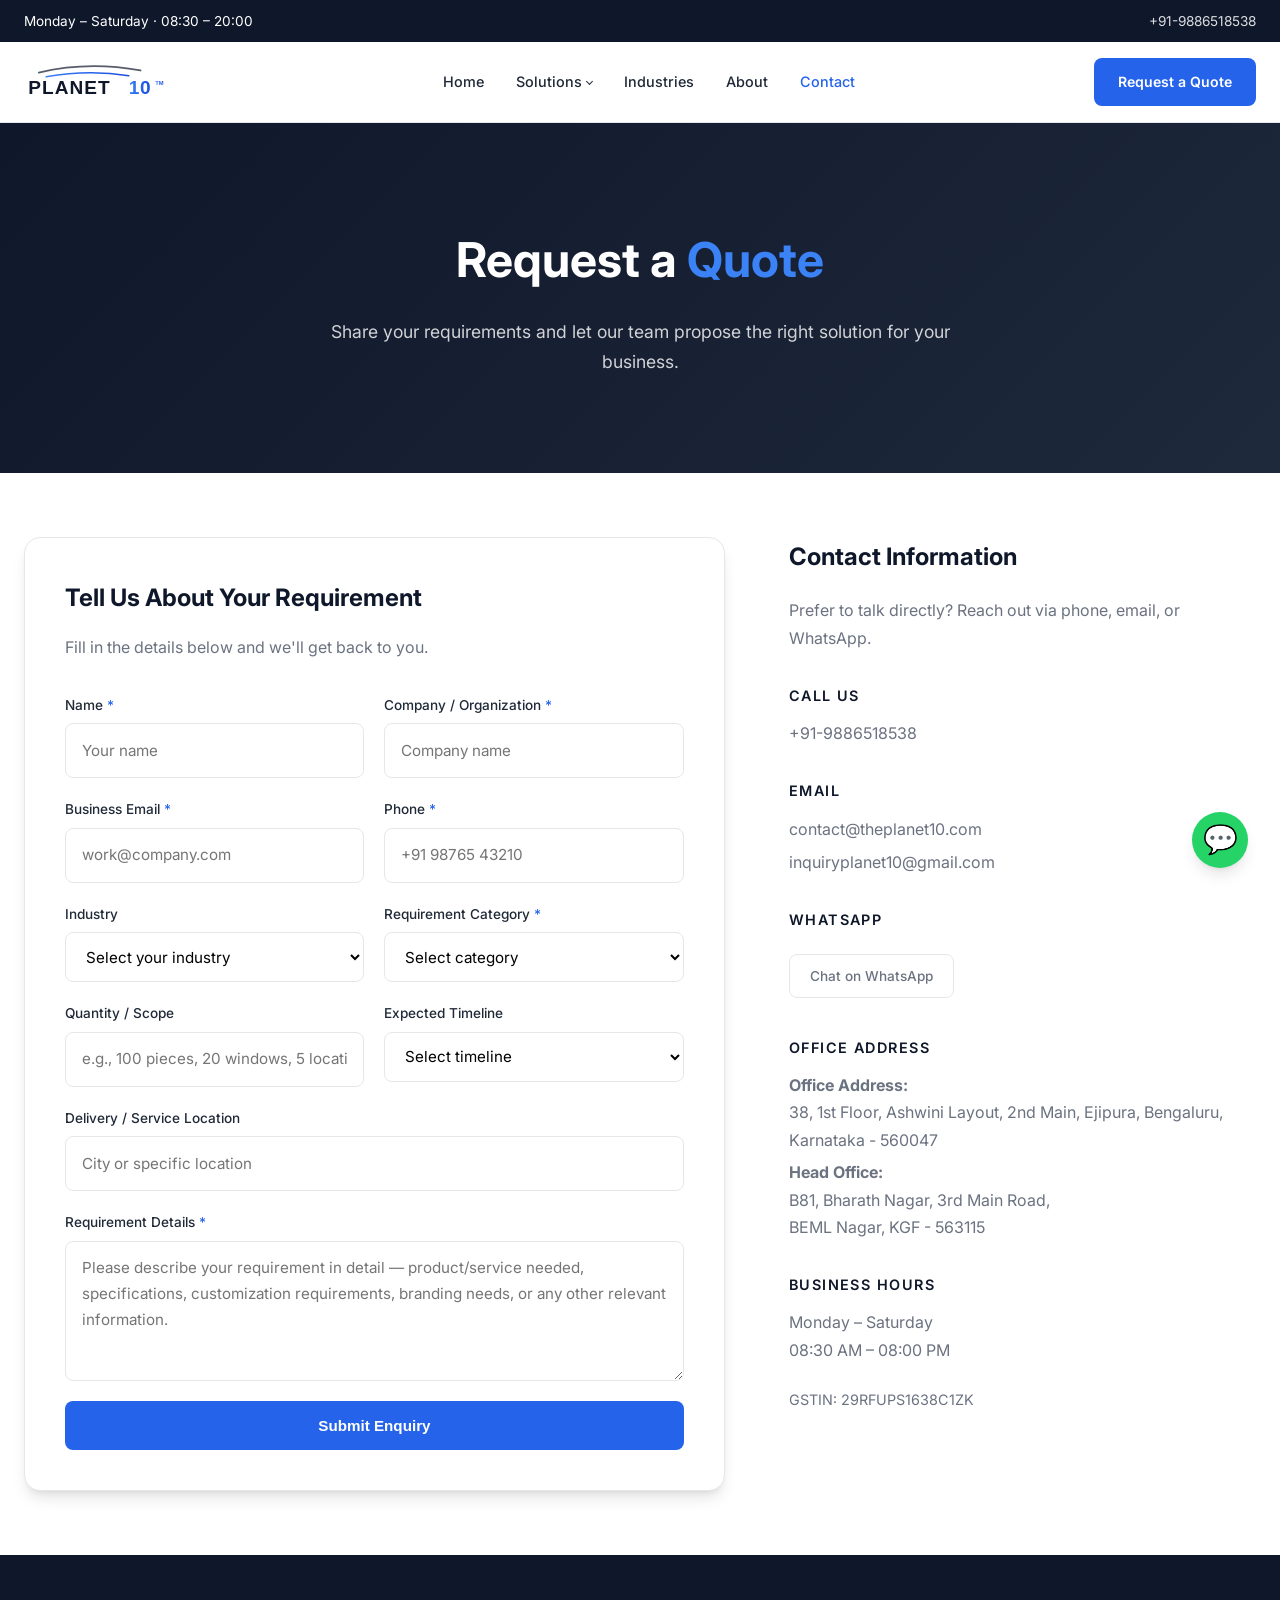
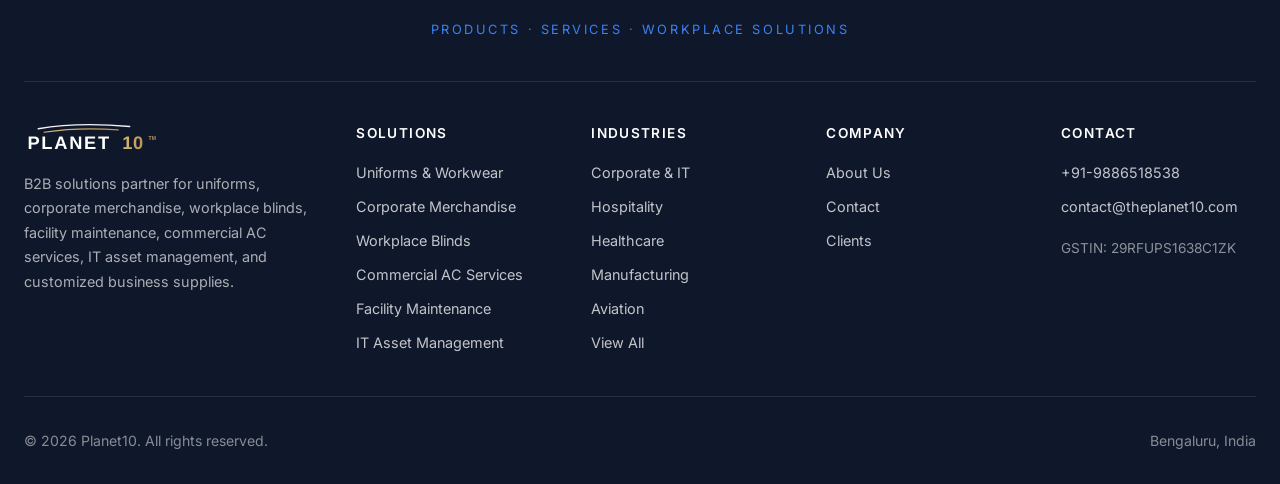
<file: contact.html>
<!DOCTYPE html>
<html lang="en">
<head>
  <meta charset="UTF-8" />
  <meta name="viewport" content="width=device-width, initial-scale=1.0" />
  <title>Contact Us | Request a Quote | Planet10 Bengaluru</title>
  <meta name="description" content="Contact Planet10 for B2B solutions quotes. Uniforms, merchandise, workplace blinds, AC services, chimney cleaning, IT asset management. Call +91-9886518538 or email contact@theplanet10.com." />
  <meta name="keywords" content="contact Planet10, B2B solutions quote Bangalore, corporate solutions enquiry" />
  <meta name="robots" content="index, follow" />
  <meta name="author" content="Planet10" />
  <link rel="canonical" href="https://theplanet10.com/contact.html" />
  <meta property="og:type" content="website" />
  <meta property="og:site_name" content="Planet10" />
  <meta property="og:title" content="Contact Planet10 | Request a Quote" />
  <meta property="og:description" content="Request a quote for B2B solutions. Uniforms, merchandise, workplace services, and more." />
  <meta property="og:url" content="https://theplanet10.com/contact.html" />
  <meta property="og:image" content="https://theplanet10.com/images/logos/planet10-brand.png" />
  <meta name="twitter:card" content="summary_large_image" />
  <script type="application/ld+json">
  {
    "@context": "https://schema.org",
    "@type": "LocalBusiness",
    "name": "Planet10",
    "image": "https://theplanet10.com/images/logos/planet10-brand.png",
    "url": "https://theplanet10.com/contact.html",
    "telephone": "+91-9886518538",
    "email": "contact@theplanet10.com",
    "address": {
      "@type": "PostalAddress",
      "streetAddress": "38, 1st Floor, Ashwini Layout, 2nd Main, Ejipura",
      "addressLocality": "Bengaluru",
      "postalCode": "560047",
      "addressRegion": "Karnataka",
      "addressCountry": "IN"
    },
    "openingHours": "Mo-Sa 08:30-20:00"
  }
  </script>
  <link rel="preconnect" href="https://fonts.googleapis.com">
  <link rel="preconnect" href="https://fonts.gstatic.com" crossorigin>
  <link href="https://fonts.googleapis.com/css2?family=Inter:wght@400;500;600;700&display=swap" rel="stylesheet">
  <link rel="icon" href="images/logos/planet10-logo.svg" type="image/svg+xml" />
  <link rel="stylesheet" href="css/styles.css" />
</head>
<body>
  <a class="skip-link" href="#main">Skip to content</a>

  <div class="top-bar">
    <span>Monday – Saturday · 08:30 – 20:00</span>
    <div class="top-bar-phones">
      <a href="tel:+919886518538">+91-9886518538</a>
    </div>
  </div>

  <header>
    <nav>
      <a class="logo" href="index.html">
        <img src="images/logos/planet10-logo-dark.svg" alt="Planet10" width="180" height="42" />
      </a>
      <button type="button" class="nav-toggle" aria-label="Open menu">☰</button>
      <ul class="nav-links">
        <li><a href="index.html">Home</a></li>
        <li class="nav-dropdown">
          <span class="nav-dropdown-toggle">Solutions</span>
          <div class="nav-dropdown-menu">
            <span class="nav-dropdown-label">Products</span>
            <a href="solutions.html#uniforms">Uniforms &amp; Workwear</a>
            <a href="solutions.html#merchandise">Corporate Merchandise</a>
            <a href="solutions.html#hospitality-supplies">Hospitality &amp; Institutional Supplies</a>
            <span class="nav-dropdown-label">Workplace Services</span>
            <a href="solutions.html#blinds">Workplace Blinds</a>
            <a href="solutions.html#chimney">Facility Maintenance</a>
            <a href="solutions.html#ac-services">Commercial AC Services</a>
            <a href="solutions.html#it-assets">IT Asset Management</a>
            <span class="nav-dropdown-label">Business Solutions</span>
            <a href="solutions.html#sourcing">B2B Sourcing</a>
            <a href="solutions.html#manufacturing">Custom Manufacturing</a>
          </div>
        </li>
        <li><a href="industries.html">Industries</a></li>
        <li><a href="about.html">About</a></li>
        <li><a href="contact.html" class="active">Contact</a></li>
      </ul>
      <a class="cta" href="contact.html">Request a Quote</a>
    </nav>
  </header>

  <main id="main">
    <section class="page-hero">
      <h1>Request a <em>Quote</em></h1>
      <p>Share your requirements and let our team propose the right solution for your business.</p>
    </section>

    <div class="contact-page">
      <div class="contact-form-card">
        <h2>Tell Us About Your Requirement</h2>
        <p class="subtitle">Fill in the details below and we'll get back to you.</p>
        
        <form action="mailto:contact@theplanet10.com" method="post" enctype="text/plain" id="enquiryForm">
          <div class="form-row">
            <div class="form-group">
              <label for="name">Name <span class="required">*</span></label>
              <input id="name" name="name" type="text" required placeholder="Your name" />
            </div>
            <div class="form-group">
              <label for="company">Company / Organization <span class="required">*</span></label>
              <input id="company" name="company" type="text" required placeholder="Company name" />
            </div>
          </div>

          <div class="form-row">
            <div class="form-group">
              <label for="email">Business Email <span class="required">*</span></label>
              <input id="email" name="email" type="email" required placeholder="work@company.com" />
            </div>
            <div class="form-group">
              <label for="phone">Phone <span class="required">*</span></label>
              <input id="phone" name="phone" type="tel" required placeholder="+91 98765 43210" />
            </div>
          </div>

          <div class="form-row">
            <div class="form-group">
              <label for="industry">Industry</label>
              <select id="industry" name="industry">
                <option value="">Select your industry</option>
                <option value="corporate">Corporate &amp; IT</option>
                <option value="manufacturing">Manufacturing</option>
                <option value="hospitality">Hospitality</option>
                <option value="healthcare">Healthcare</option>
                <option value="aviation">Aviation</option>
                <option value="restaurants">Restaurants &amp; Commercial Kitchens</option>
                <option value="logistics">Logistics &amp; Warehousing</option>
                <option value="realestate">Commercial Real Estate</option>
                <option value="retail">Retail</option>
                <option value="construction">Construction</option>
                <option value="other">Other</option>
              </select>
            </div>
            <div class="form-group">
              <label for="category">Requirement Category <span class="required">*</span></label>
              <select id="category" name="category" required onchange="showCategoryFields()">
                <option value="">Select category</option>
                <optgroup label="Products">
                  <option value="uniforms">Uniforms &amp; Workwear</option>
                  <option value="merchandise">Corporate Merchandise</option>
                  <option value="hospitality-supplies">Hospitality &amp; Institutional Supplies</option>
                </optgroup>
                <optgroup label="Workplace Services">
                  <option value="blinds">Workplace Blinds</option>
                  <option value="chimney">Chimney &amp; Facility Maintenance</option>
                  <option value="ac-services">Commercial AC Services</option>
                  <option value="it-assets">IT Asset Management</option>
                </optgroup>
                <optgroup label="Business Solutions">
                  <option value="sourcing">B2B Sourcing &amp; Procurement</option>
                  <option value="manufacturing">Custom Manufacturing</option>
                  <option value="multiple">Multiple Requirements</option>
                </optgroup>
              </select>
            </div>
          </div>

          <!-- Conditional Fields for Uniforms -->
          <div id="uniformFields" class="category-fields" style="display:none;">
            <div class="form-row">
              <div class="form-group">
                <label for="uniformType">Uniform Type</label>
                <select id="uniformType" name="uniformType">
                  <option value="">Select type</option>
                  <option value="corporate">Corporate / Office</option>
                  <option value="industrial">Industrial / Workwear</option>
                  <option value="hospitality">Hospitality / Hotel</option>
                  <option value="healthcare">Healthcare / Medical</option>
                  <option value="restaurant">Restaurant / F&amp;B</option>
                  <option value="aviation">Aviation</option>
                  <option value="other">Other</option>
                </select>
              </div>
              <div class="form-group">
                <label for="uniformQuantity">Approximate Quantity</label>
                <input id="uniformQuantity" name="uniformQuantity" type="text" placeholder="e.g., 50-100 employees" />
              </div>
            </div>
            <div class="form-group">
              <label for="uniformBranding">Branding Requirement</label>
              <select id="uniformBranding" name="uniformBranding">
                <option value="">Select branding type</option>
                <option value="embroidery">Embroidery</option>
                <option value="printing">Screen Printing</option>
                <option value="both">Both</option>
                <option value="none">No branding</option>
                <option value="not-sure">Not sure yet</option>
              </select>
            </div>
          </div>

          <!-- Conditional Fields for Blinds -->
          <div id="blindsFields" class="category-fields" style="display:none;">
            <div class="form-row">
              <div class="form-group">
                <label for="blindsType">Blind Type</label>
                <select id="blindsType" name="blindsType">
                  <option value="">Select type</option>
                  <option value="roller">Roller Blinds</option>
                  <option value="vertical">Vertical Blinds</option>
                  <option value="venetian">Venetian Blinds</option>
                  <option value="blackout">Blackout Blinds</option>
                  <option value="not-sure">Not sure / Need advice</option>
                </select>
              </div>
              <div class="form-group">
                <label for="windowCount">Number of Windows</label>
                <input id="windowCount" name="windowCount" type="text" placeholder="e.g., 10-15 windows" />
              </div>
            </div>
            <div class="form-group">
              <label for="facilityType">Facility Type</label>
              <input id="facilityType" name="facilityType" type="text" placeholder="e.g., Office, Commercial building, Institution" />
            </div>
          </div>

          <!-- Conditional Fields for Chimney Cleaning -->
          <div id="chimneyFields" class="category-fields" style="display:none;">
            <div class="form-row">
              <div class="form-group">
                <label for="chimneyFacilityType">Facility Type</label>
                <select id="chimneyFacilityType" name="chimneyFacilityType">
                  <option value="">Select type</option>
                  <option value="commercial-kitchen">Commercial Kitchen</option>
                  <option value="hotel">Hotel / Resort</option>
                  <option value="restaurant">Restaurant / Cafe</option>
                  <option value="cafeteria">Corporate Cafeteria</option>
                  <option value="industrial">Industrial Facility</option>
                  <option value="other">Other</option>
                </select>
              </div>
              <div class="form-group">
                <label for="chimneyCount">Number of Chimneys/Exhausts</label>
                <input id="chimneyCount" name="chimneyCount" type="text" placeholder="e.g., 2-3 exhaust systems" />
              </div>
            </div>
            <div class="form-group">
              <label for="lastCleaning">Last Cleaning Date (Approximate)</label>
              <input id="lastCleaning" name="lastCleaning" type="text" placeholder="e.g., 6 months ago, Never cleaned" />
            </div>
          </div>

          <!-- Conditional Fields for AC Services -->
          <div id="acFields" class="category-fields" style="display:none;">
            <div class="form-row">
              <div class="form-group">
                <label for="acFacilityType">Facility Type</label>
                <select id="acFacilityType" name="acFacilityType">
                  <option value="">Select type</option>
                  <option value="office">Office</option>
                  <option value="commercial">Commercial Building</option>
                  <option value="retail">Retail / Showroom</option>
                  <option value="hotel">Hotel / Hospitality</option>
                  <option value="other">Other</option>
                </select>
              </div>
              <div class="form-group">
                <label for="acUnitCount">Number of AC Units</label>
                <input id="acUnitCount" name="acUnitCount" type="text" placeholder="e.g., 10-20 units" />
              </div>
            </div>
            <div class="form-group">
              <label for="acServiceType">Service Required</label>
              <select id="acServiceType" name="acServiceType">
                <option value="">Select service type</option>
                <option value="one-time">One-time service</option>
                <option value="amc">Annual Maintenance Contract (AMC)</option>
                <option value="repair">Repair / Troubleshooting</option>
                <option value="assessment">Assessment / Quotation</option>
              </select>
            </div>
          </div>

          <!-- Conditional Fields for IT Asset Management -->
          <div id="itFields" class="category-fields" style="display:none;">
            <div class="form-row">
              <div class="form-group">
                <label for="deviceCount">Approximate Number of Devices</label>
                <input id="deviceCount" name="deviceCount" type="text" placeholder="e.g., 50-100 devices" />
              </div>
              <div class="form-group">
                <label for="deviceTypes">Device Categories</label>
                <input id="deviceTypes" name="deviceTypes" type="text" placeholder="e.g., Laptops, Monitors, Accessories" />
              </div>
            </div>
            <div class="form-group">
              <label for="itServiceType">Service Required</label>
              <select id="itServiceType" name="itServiceType">
                <option value="">Select service type</option>
                <option value="tracking">Asset Tracking &amp; Inventory</option>
                <option value="tagging">Asset Tagging</option>
                <option value="audit">IT Asset Audit</option>
                <option value="lifecycle">Lifecycle Management</option>
                <option value="procurement">Equipment Procurement</option>
                <option value="multiple">Multiple Services</option>
              </select>
            </div>
          </div>

          <div class="form-row">
            <div class="form-group">
              <label for="quantity">Quantity / Scope</label>
              <input id="quantity" name="quantity" type="text" placeholder="e.g., 100 pieces, 20 windows, 5 locations" />
            </div>
            <div class="form-group">
              <label for="timeline">Expected Timeline</label>
              <select id="timeline" name="timeline">
                <option value="">Select timeline</option>
                <option value="urgent">Urgent (within 1-2 weeks)</option>
                <option value="1month">Within 1 month</option>
                <option value="2-3months">2-3 months</option>
                <option value="flexible">Flexible / Planning stage</option>
              </select>
            </div>
          </div>

          <div class="form-group">
            <label for="location">Delivery / Service Location</label>
            <input id="location" name="location" type="text" placeholder="City or specific location" />
          </div>

          <div class="form-group">
            <label for="message">Requirement Details <span class="required">*</span></label>
            <textarea id="message" name="message" required placeholder="Please describe your requirement in detail — product/service needed, specifications, customization requirements, branding needs, or any other relevant information."></textarea>
          </div>

          <button type="submit">Submit Enquiry</button>
        </form>
      </div>

      <div class="contact-info" id="call">
        <h2 style="margin-top:0;color:var(--primary);">Contact Information</h2>
        <p style="color:var(--muted);">Prefer to talk directly? Reach out via phone, email, or WhatsApp.</p>
        
        <h3>Call Us</h3>
        <a href="tel:+919886518538">+91-9886518538</a>

        <h3>Email</h3>
        <a href="mailto:contact@theplanet10.com">contact@theplanet10.com</a>
        <a href="mailto:inquiryplanet10@gmail.com">inquiryplanet10@gmail.com</a>

        <h3>WhatsApp</h3>
        <div class="social-row">
          <a href="https://wa.me/919886518538" target="_blank" rel="noopener noreferrer">Chat on WhatsApp</a>
        </div>

        <h3>Office Address</h3>
        <p><strong>Office Address:</strong><br>38, 1st Floor, Ashwini Layout, 2nd Main, Ejipura, Bengaluru, Karnataka - 560047</p>
        <p><strong>Head Office:</strong><br>B81, Bharath Nagar, 3rd Main Road,<br>BEML Nagar, KGF - 563115</p>

        <h3>Business Hours</h3>
        <p>Monday – Saturday<br>08:30 AM – 08:00 PM</p>

        <p style="margin-top:1.5rem;font-size:0.9rem;color:var(--muted);">GSTIN: 29RFUPS1638C1ZK</p>
      </div>
    </div>
  </main>

  <footer>
    <p class="footer-tagline">Products · Services · Workplace Solutions</p>
    <div class="footer-grid">
      <div>
        <img class="footer-logo" src="images/logos/planet10-logo.svg" alt="Planet10" width="160" height="38" />
        <p class="footer-desc">B2B solutions partner for uniforms, corporate merchandise, workplace blinds, facility maintenance, commercial AC services, IT asset management, and customized business supplies.</p>
      </div>
      <div>
        <h4>Solutions</h4>
        <ul>
          <li><a href="solutions.html#uniforms">Uniforms &amp; Workwear</a></li>
          <li><a href="solutions.html#merchandise">Corporate Merchandise</a></li>
          <li><a href="solutions.html#blinds">Workplace Blinds</a></li>
          <li><a href="solutions.html#ac-services">Commercial AC Services</a></li>
          <li><a href="solutions.html#chimney">Facility Maintenance</a></li>
          <li><a href="solutions.html#it-assets">IT Asset Management</a></li>
        </ul>
      </div>
      <div>
        <h4>Industries</h4>
        <ul>
          <li><a href="industries.html#corporate">Corporate &amp; IT</a></li>
          <li><a href="industries.html#hospitality">Hospitality</a></li>
          <li><a href="industries.html#healthcare">Healthcare</a></li>
          <li><a href="industries.html#manufacturing">Manufacturing</a></li>
          <li><a href="industries.html#aviation">Aviation</a></li>
          <li><a href="industries.html">View All</a></li>
        </ul>
      </div>
      <div>
        <h4>Company</h4>
        <ul>
          <li><a href="about.html">About Us</a></li>
          <li><a href="contact.html">Contact</a></li>
          <li><a href="clients.html">Clients</a></li>
        </ul>
      </div>
      <div>
        <h4>Contact</h4>
        <ul>
          <li><a href="tel:+919886518538">+91-9886518538</a></li>
          <li><a href="mailto:contact@theplanet10.com">contact@theplanet10.com</a></li>
          <li style="margin-top:0.5rem;font-size:0.85rem;opacity:0.7;">GSTIN: 29RFUPS1638C1ZK</li>
        </ul>
      </div>
    </div>
    <div class="footer-bottom">
      <span>© <span id="currentYear"></span> Planet10. All rights reserved.</span>
      <span>Bengaluru, India</span>
    </div>
  </footer>

  <a href="https://wa.me/919886518538" class="whatsapp-float" target="_blank" rel="noopener noreferrer" aria-label="Contact us on WhatsApp">💬</a>

  <script src="js/main.js"></script>
  <script>
    function showCategoryFields() {
      var category = document.getElementById('category').value;
      
      document.querySelectorAll('.category-fields').forEach(function(el) {
        el.style.display = 'none';
      });
      
      if (category === 'uniforms' || category === 'merchandise') {
        document.getElementById('uniformFields').style.display = 'block';
      } else if (category === 'blinds') {
        document.getElementById('blindsFields').style.display = 'block';
      } else if (category === 'chimney') {
        document.getElementById('chimneyFields').style.display = 'block';
      } else if (category === 'ac-services') {
        document.getElementById('acFields').style.display = 'block';
      } else if (category === 'it-assets') {
        document.getElementById('itFields').style.display = 'block';
      }
    }
  </script>
</body>
</html>
</file>
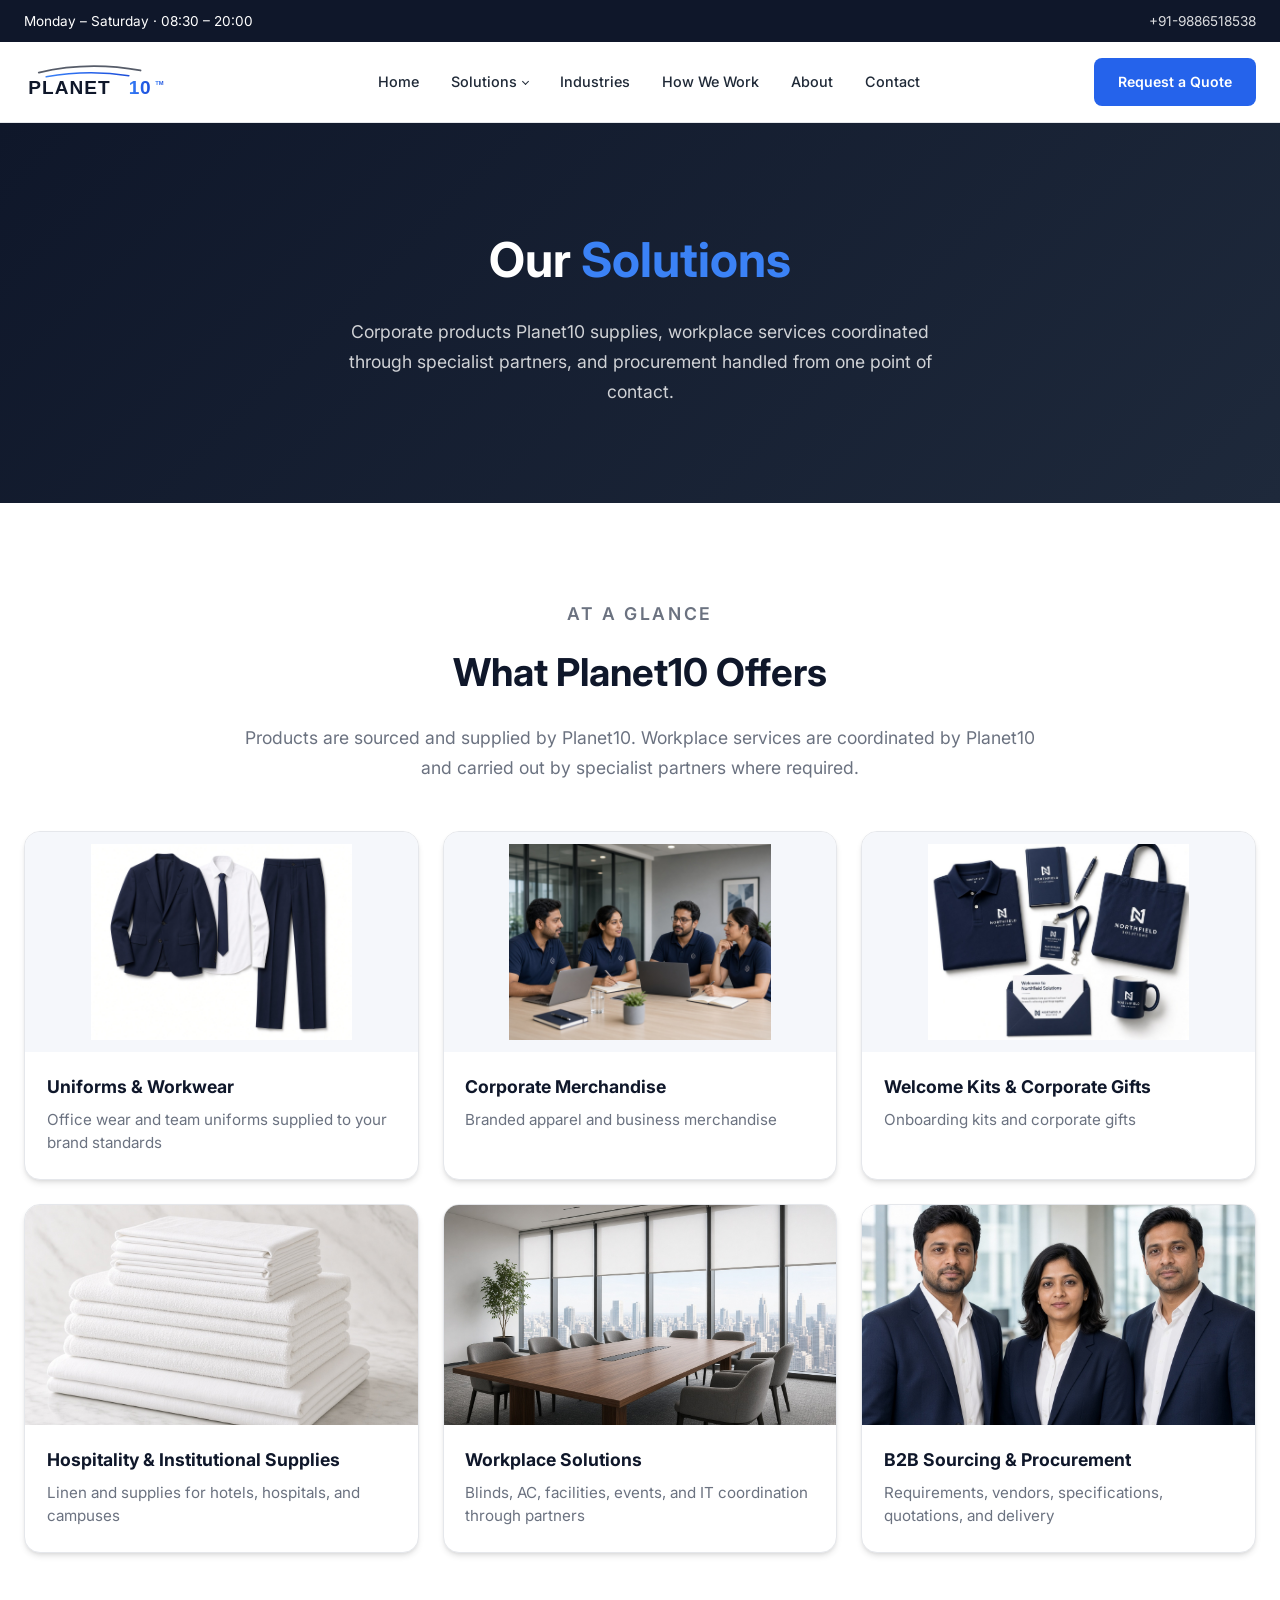
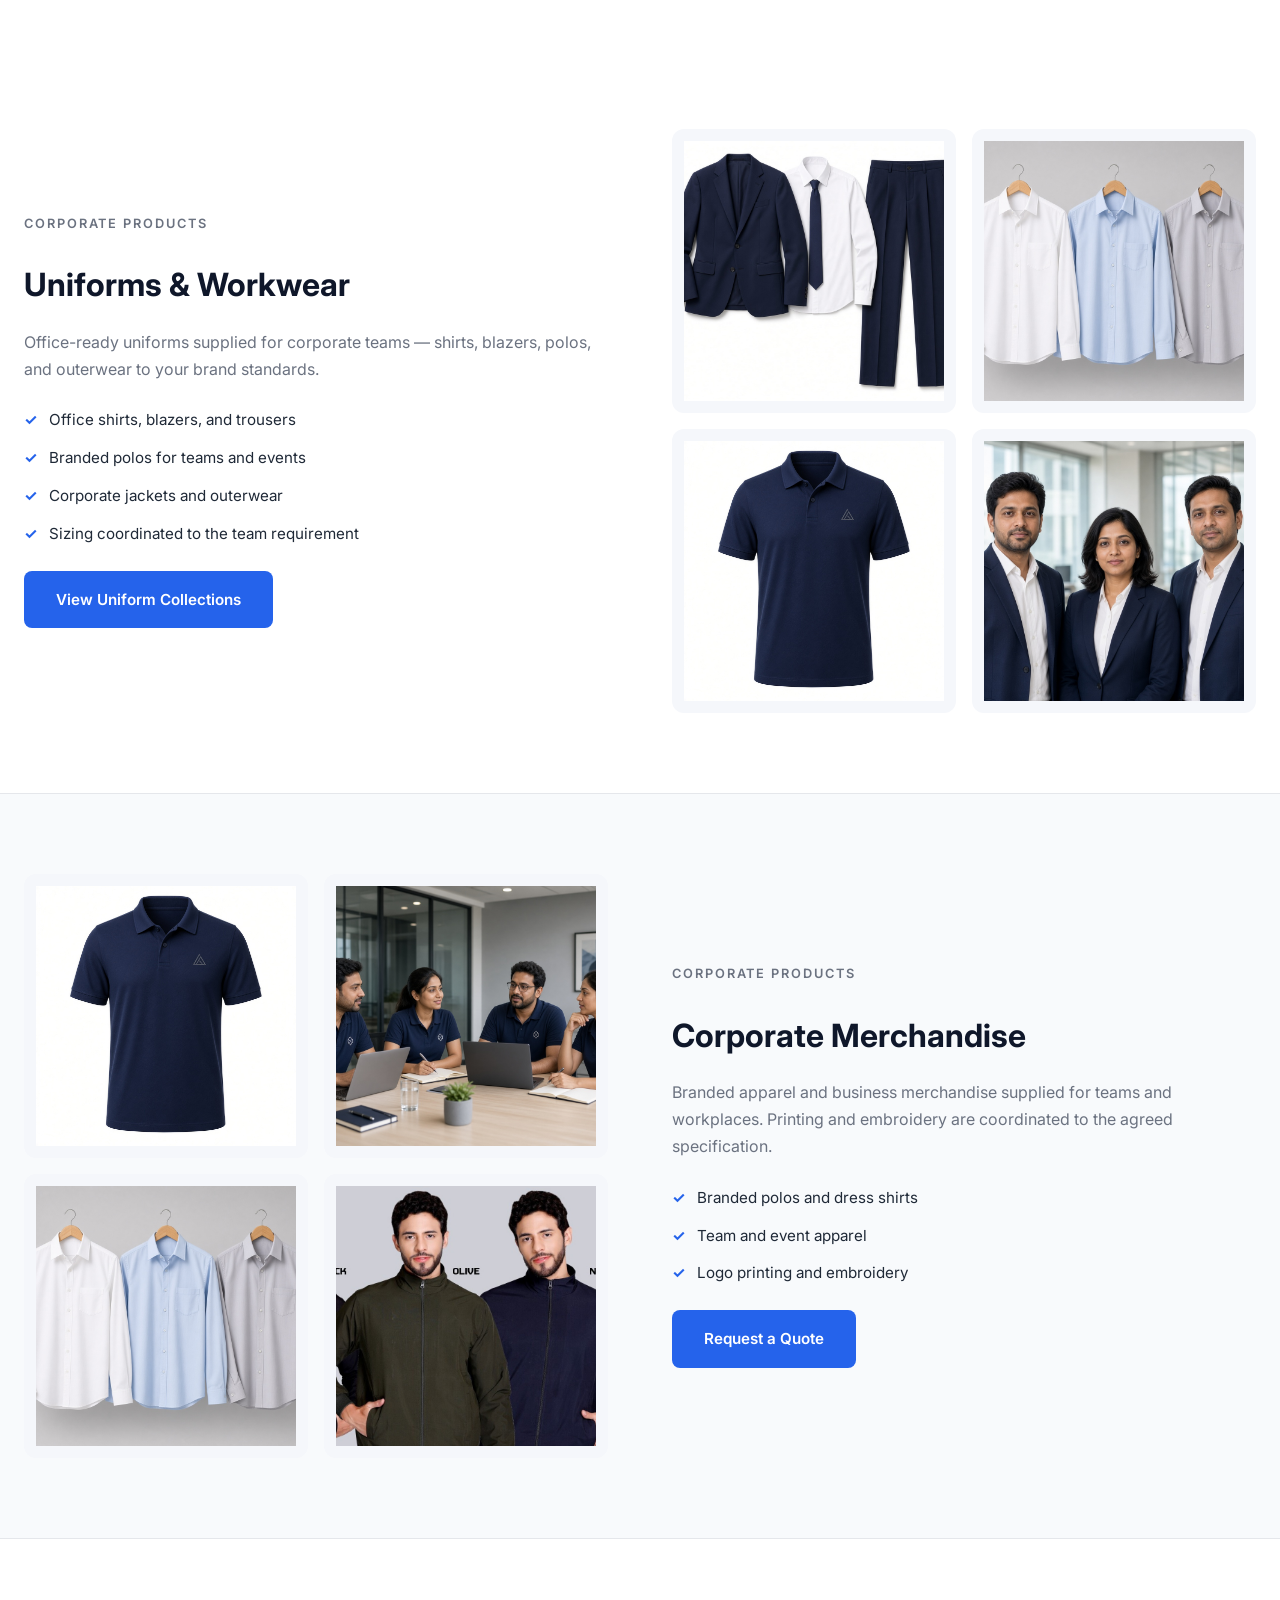
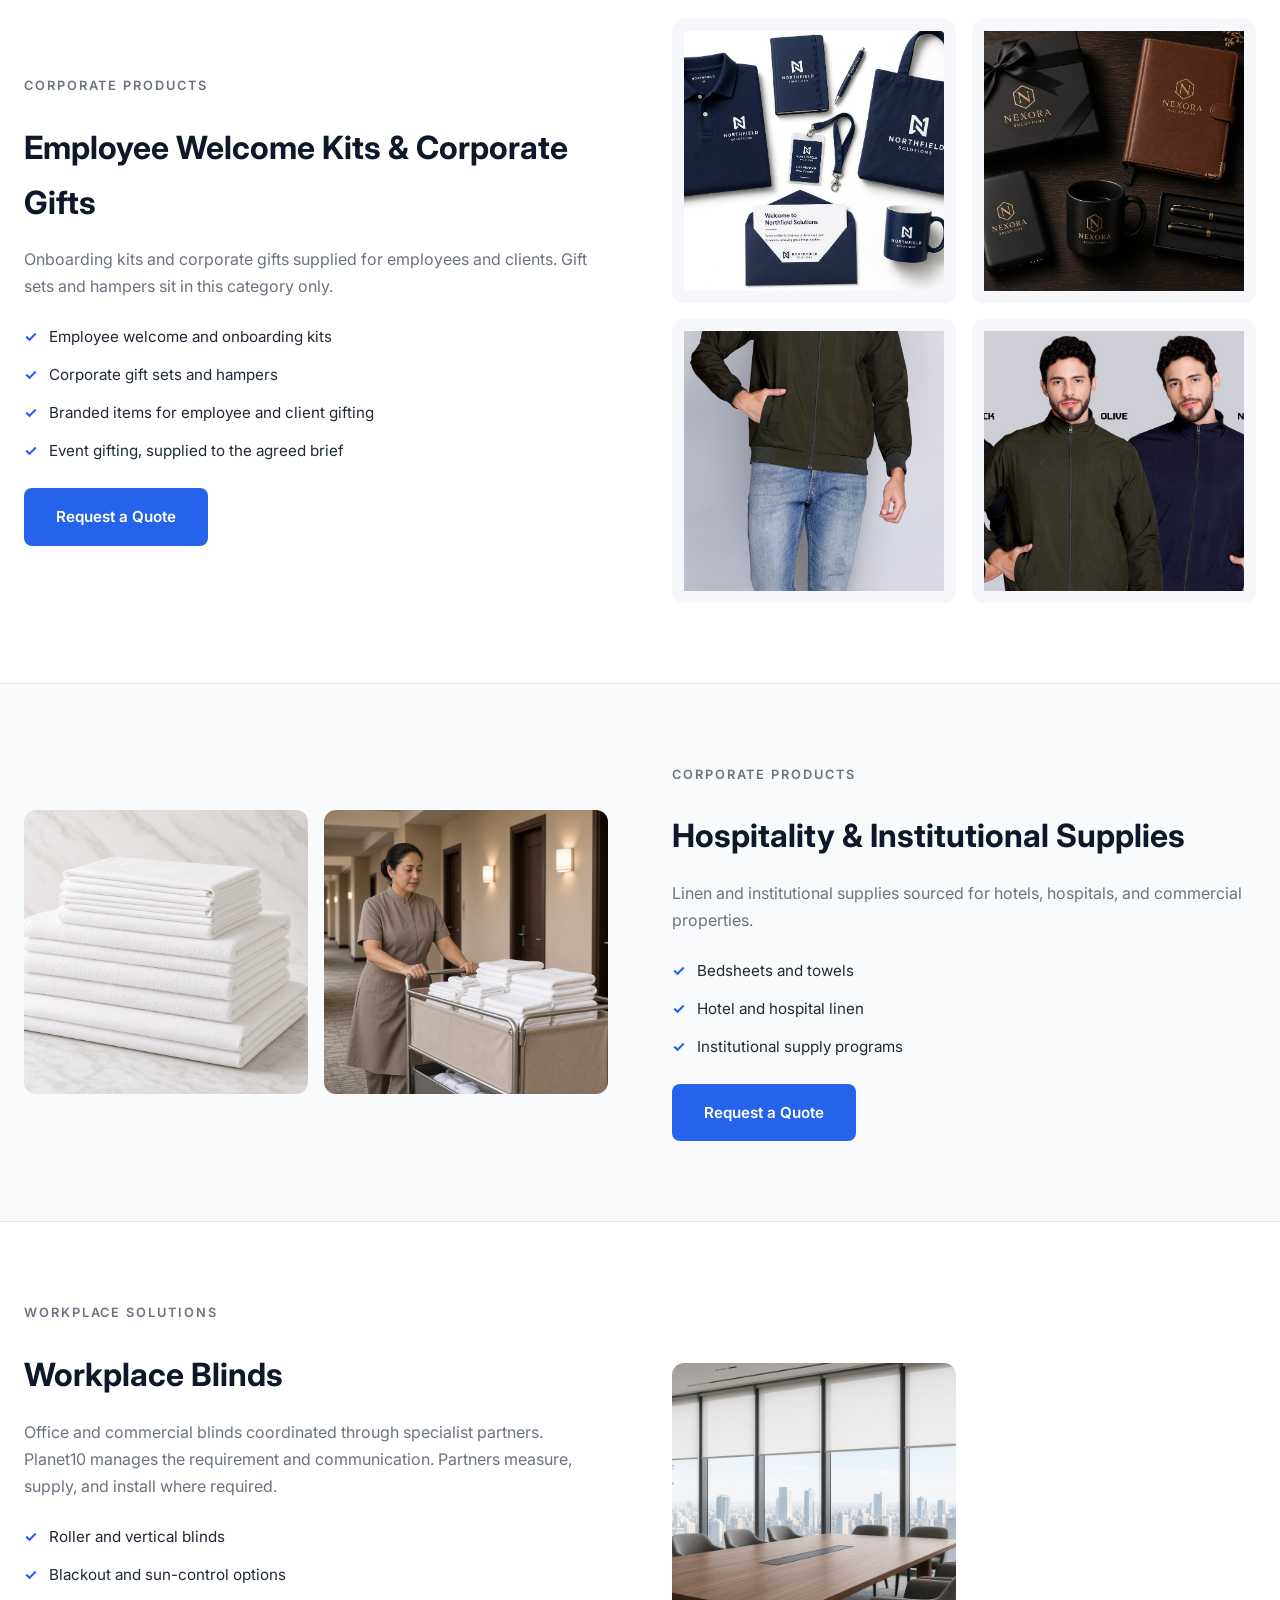
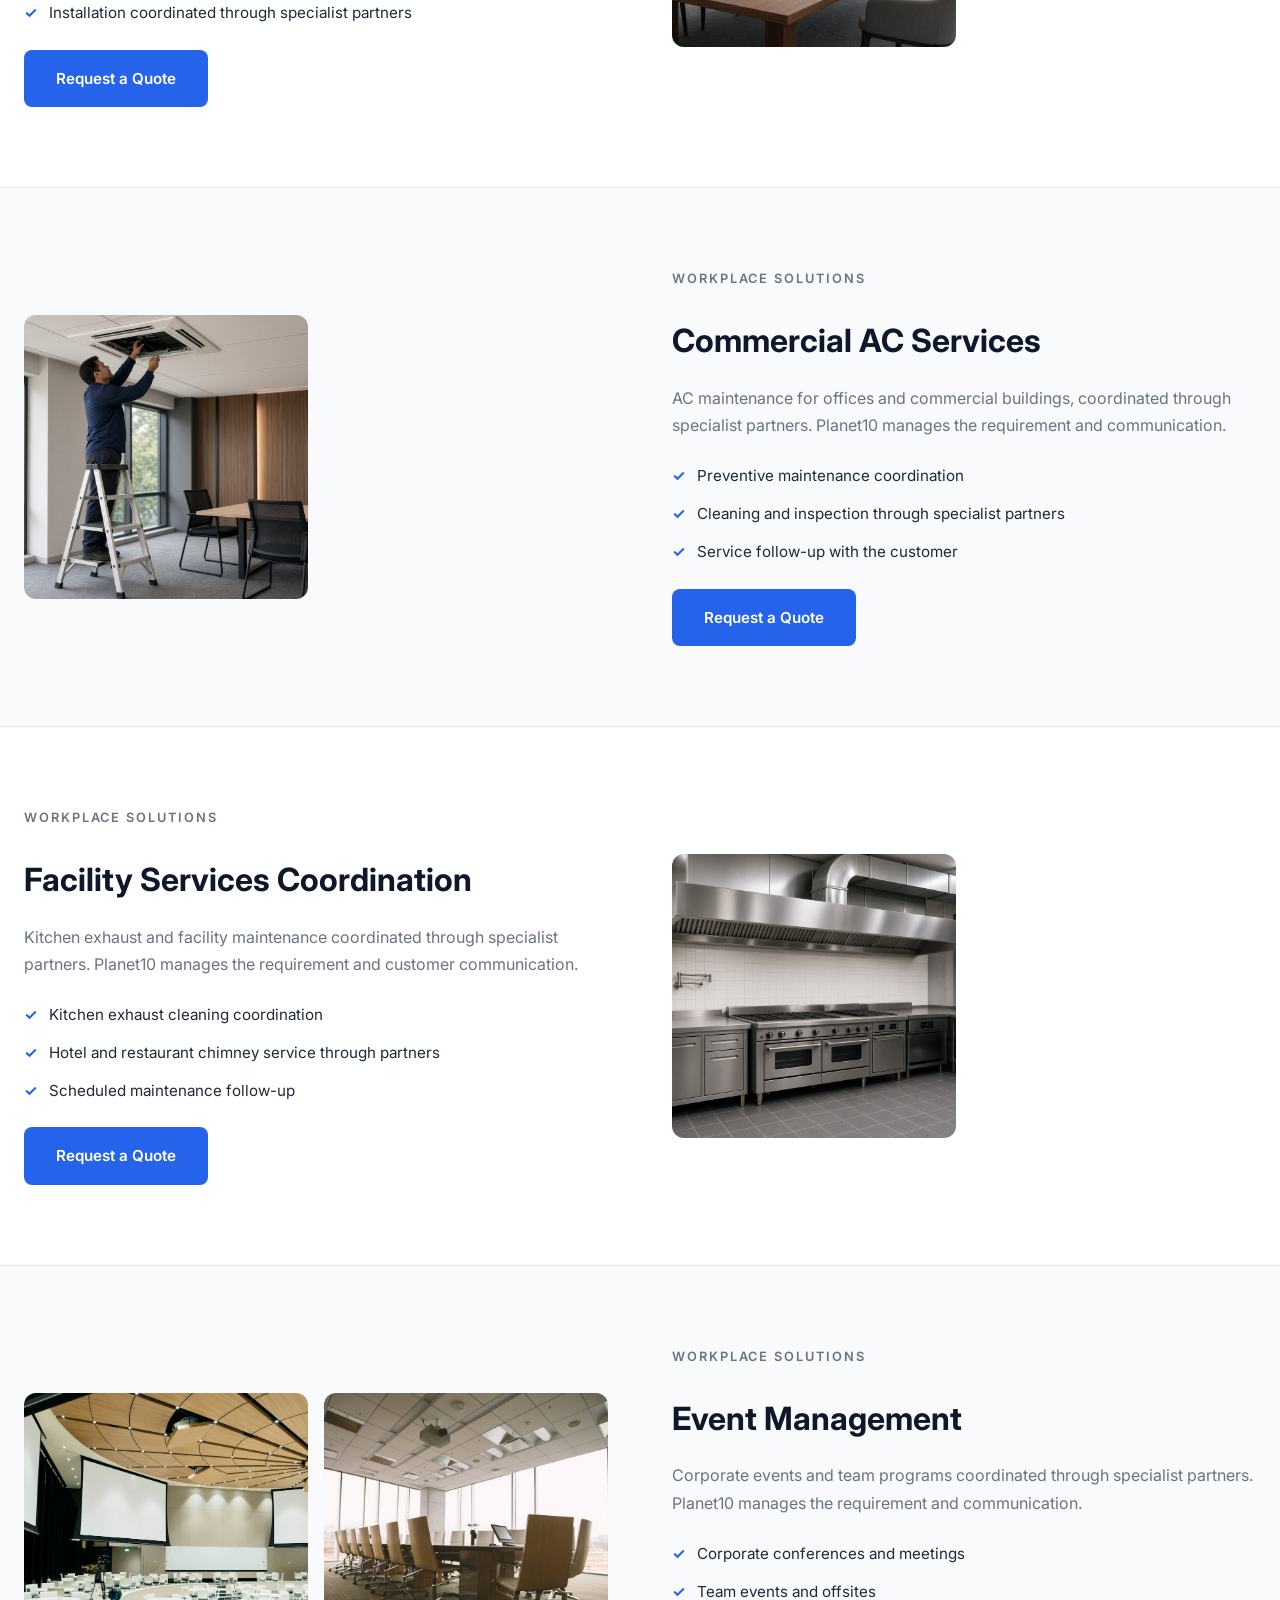
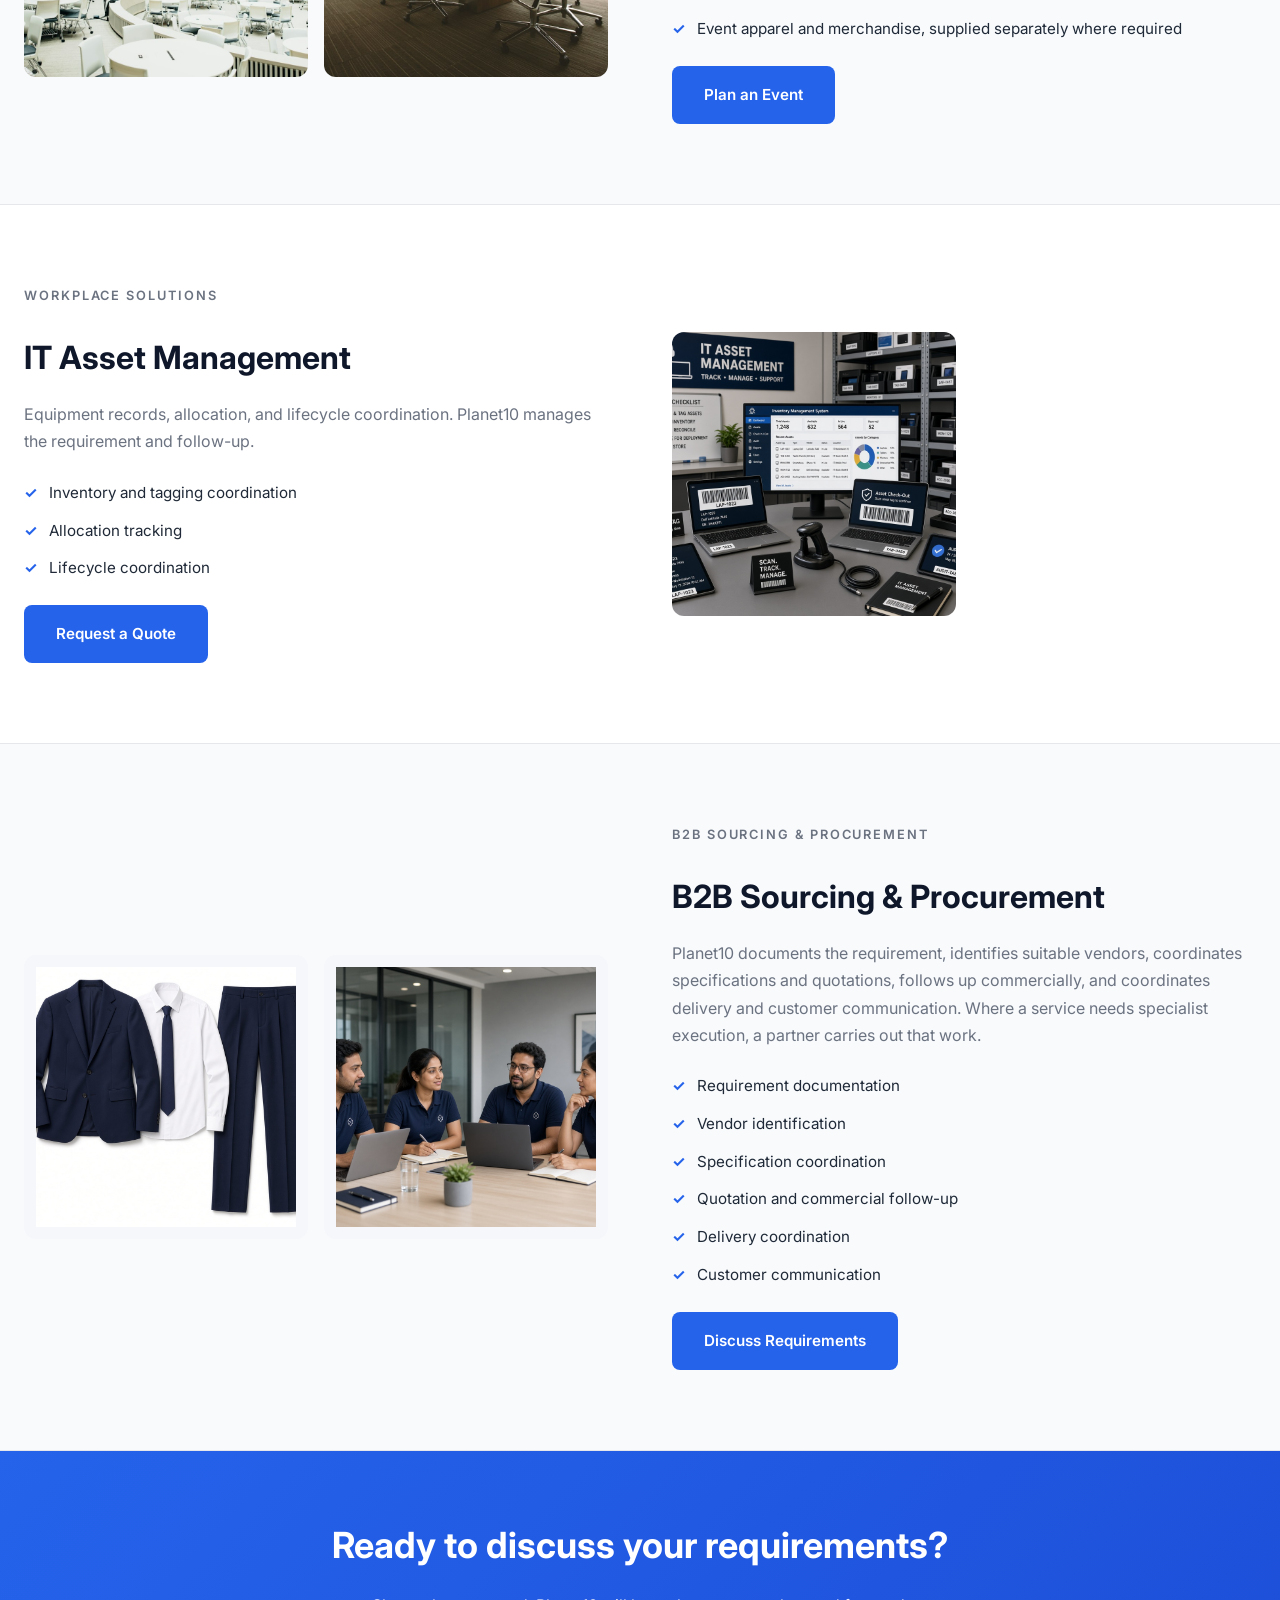
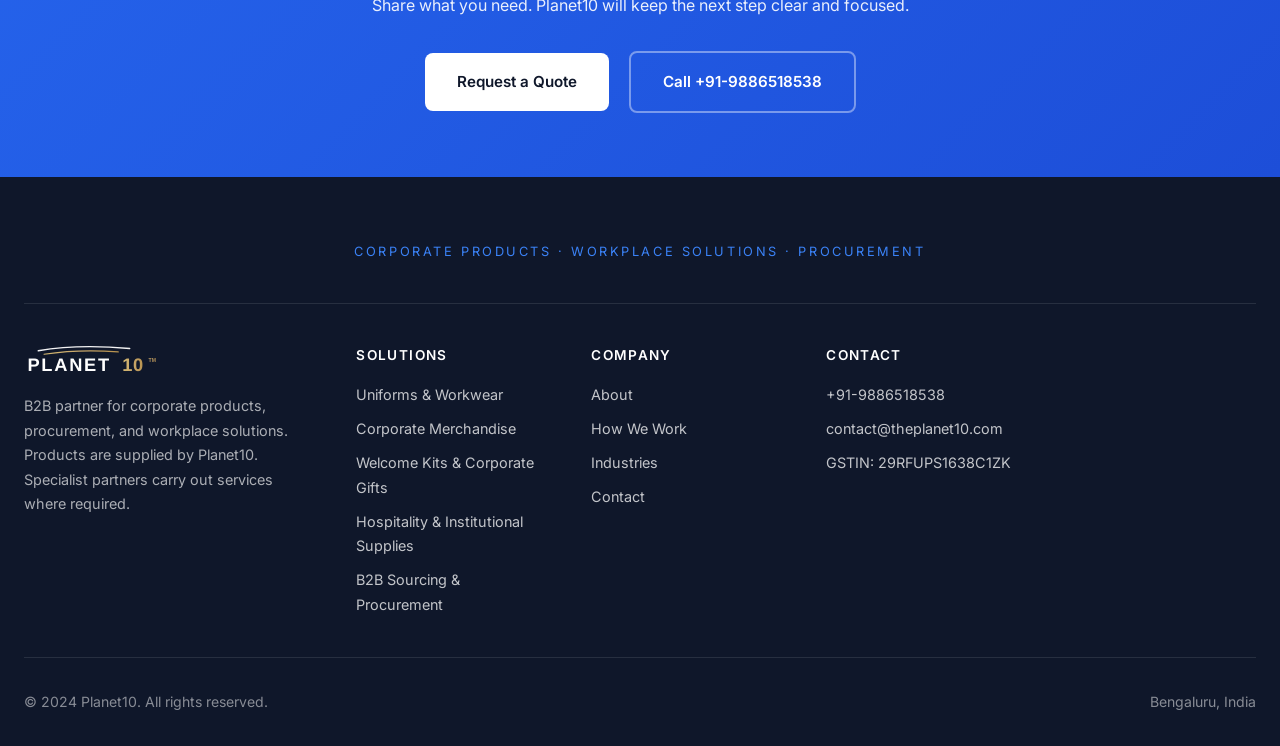
<file: solutions.html>
<!DOCTYPE html>
<html lang="en">
<head>
  <meta charset="UTF-8" />
  <meta name="viewport" content="width=device-width, initial-scale=1.0" />
  <title>Solutions | Planet10 Corporate Products, Procurement &amp; Workplace Solutions</title>
  <meta name="description" content="Planet10 supplies corporate products and coordinates workplace services through specialist partners. Procurement covers requirements, vendors, specifications, quotations and delivery." />
  <meta name="robots" content="index, follow, max-image-preview:large" />
  <link rel="canonical" href="https://theplanet10.com/solutions.html" />
  <link rel="preconnect" href="https://fonts.googleapis.com">
  <link rel="preconnect" href="https://fonts.gstatic.com" crossorigin>
  <link href="https://fonts.googleapis.com/css2?family=Inter:wght@400;500;600;700&display=swap" rel="stylesheet">
  <link rel="icon" href="images/logos/planet10-logo.svg" type="image/svg+xml" />
  <link rel="stylesheet" href="css/styles.css" />
</head>
<body>
  <a class="skip-link" href="#main">Skip to content</a>

  <div class="top-bar">
    <span>Monday – Saturday · 08:30 – 20:00</span>
    <div class="top-bar-phones">
      <a href="tel:+919886518538">+91-9886518538</a>
    </div>
  </div>

  <header>
    <nav>
      <a class="logo" href="index.html">
        <img src="images/logos/planet10-logo-dark.svg" alt="Planet10" width="180" height="42" />
      </a>
      <button type="button" class="nav-toggle" aria-label="Open menu" aria-expanded="false">☰</button>
      <ul class="nav-links">
        <li><a href="index.html">Home</a></li>
        <li class="nav-dropdown">
          <span class="nav-dropdown-toggle active">Solutions</span>
          <div class="nav-dropdown-menu">
            <span class="nav-dropdown-label">Corporate Products</span>
            <a href="#uniforms">Uniforms &amp; Workwear</a>
            <a href="#apparel">Corporate Merchandise</a>
            <a href="#merchandise">Welcome Kits &amp; Corporate Gifts</a>
            <a href="#hospitality-supplies">Hospitality &amp; Institutional Supplies</a>
            <span class="nav-dropdown-label">Workplace Solutions</span>
            <a href="#blinds">Workplace Blinds</a>
            <a href="#ac-services">Commercial AC Services</a>
            <a href="#chimney">Facility Services Coordination</a>
            <a href="#events">Event Management</a>
            <a href="#it-assets">IT Asset Management</a>
            <span class="nav-dropdown-label">B2B Sourcing &amp; Procurement</span>
            <a href="#sourcing">Procurement Support</a>
          </div>
        </li>
        <li><a href="industries.html">Industries</a></li>
        <li><a href="about.html#how-we-work">How We Work</a></li>
        <li><a href="about.html">About</a></li>
        <li><a href="contact.html">Contact</a></li>
      </ul>
      <a class="cta" href="contact.html">Request a Quote</a>
    </nav>
  </header>

  <main id="main">
    <section class="page-hero">
      <h1>Our <em>Solutions</em></h1>
      <p>Corporate products Planet10 supplies, workplace services coordinated through specialist partners, and procurement handled from one point of contact.</p>
    </section>

    <section class="section">
      <div class="section-intro">
        <p class="section-kicker">At a Glance</p>
        <h2>What Planet10 Offers</h2>
        <p>Products are sourced and supplied by Planet10. Workplace services are coordinated by Planet10 and carried out by specialist partners where required.</p>
      </div>
      <div class="offer-grid">
        <a class="offer-card" href="#uniforms">
          <img src="images/corporate/uniform-flatlay.jpg" alt="Corporate office uniform set">
          <div class="offer-card-body">
            <h3>Uniforms &amp; Workwear</h3>
            <p>Office wear and team uniforms supplied to your brand standards</p>
          </div>
        </a>
        <a class="offer-card" href="#apparel">
          <img src="images/corporate/team-polos.jpg" alt="Office team wearing branded corporate polos">
          <div class="offer-card-body">
            <h3>Corporate Merchandise</h3>
            <p>Branded apparel and business merchandise</p>
          </div>
        </a>
        <a class="offer-card" href="#merchandise">
          <img src="images/corporate-gifts/display/welcome-kit-full.jpg" alt="Employee welcome kit with notebook, mug, and tote">
          <div class="offer-card-body">
            <h3>Welcome Kits &amp; Corporate Gifts</h3>
            <p>Onboarding kits and corporate gifts</p>
          </div>
        </a>
        <a class="offer-card" href="#hospitality-supplies">
          <img src="images/hotel/linen.jpg" alt="Hotel linen and towels">
          <div class="offer-card-body">
            <h3>Hospitality &amp; Institutional Supplies</h3>
            <p>Linen and supplies for hotels, hospitals, and campuses</p>
          </div>
        </a>
        <a class="offer-card" href="#blinds">
          <img src="images/corporate/office-blinds.jpg" alt="Office meeting room with roller blinds">
          <div class="offer-card-body">
            <h3>Workplace Solutions</h3>
            <p>Blinds, AC, facilities, events, and IT coordination through partners</p>
          </div>
        </a>
        <a class="offer-card" href="#sourcing">
          <img src="images/corporate/office-staff.jpg" alt="Corporate team wearing office uniforms in a workplace">
          <div class="offer-card-body">
            <h3>B2B Sourcing &amp; Procurement</h3>
            <p>Requirements, vendors, specifications, quotations, and delivery</p>
          </div>
        </a>
      </div>
    </section>

    <section id="uniforms" class="category-block">
      <div class="category-inner">
        <div>
          <p class="section-kicker">Corporate Products</p>
          <h2>Uniforms &amp; Workwear</h2>
          <p>Office-ready uniforms supplied for corporate teams — shirts, blazers, polos, and outerwear to your brand standards.</p>
          <ul class="feature-list">
            <li>Office shirts, blazers, and trousers</li>
            <li>Branded polos for teams and events</li>
            <li>Corporate jackets and outerwear</li>
            <li>Sizing coordinated to the team requirement</li>
          </ul>
          <a class="btn btn-primary" href="product.html#corporate" style="margin-top:1.5rem;">View Uniform Collections</a>
        </div>
        <div class="product-gallery product-gallery--contain">
          <img src="images/corporate/uniform-flatlay.jpg" alt="Navy corporate blazer, shirt, tie, and trousers" loading="lazy" />
          <img src="images/corporate/dress-shirts.jpg" alt="Corporate dress shirts in white, blue, and gray" loading="lazy" />
          <img src="images/corporate/polo-navy.jpg" alt="Navy branded corporate polo" loading="lazy" />
          <img src="images/corporate/office-staff.jpg" alt="Corporate team in matching office uniforms" loading="lazy" />
        </div>
      </div>
    </section>

    <section id="apparel" class="category-block reverse">
      <div class="category-inner">
        <div>
          <p class="section-kicker">Corporate Products</p>
          <h2>Corporate Merchandise</h2>
          <p>Branded apparel and business merchandise supplied for teams and workplaces. Printing and embroidery are coordinated to the agreed specification.</p>
          <ul class="feature-list">
            <li>Branded polos and dress shirts</li>
            <li>Team and event apparel</li>
            <li>Logo printing and embroidery</li>
          </ul>
          <a class="btn btn-primary" href="contact.html" style="margin-top:1.5rem;">Request a Quote</a>
        </div>
        <div class="product-gallery product-gallery--contain">
          <img src="images/corporate/polo-navy.jpg" alt="Navy corporate polo with embroidered mark" loading="lazy" />
          <img src="images/corporate/team-polos.jpg" alt="Office team wearing matching corporate polos" loading="lazy" />
          <img src="images/corporate/dress-shirts.jpg" alt="Corporate dress shirt collection" loading="lazy" />
          <img src="images/uniforms/jackets/clean/jacket-lineup-display.jpg" alt="Corporate jacket colors black, olive, and navy" loading="lazy" />
        </div>
      </div>
    </section>

    <section id="merchandise" class="category-block">
      <div class="category-inner">
        <div>
          <p class="section-kicker">Corporate Products</p>
          <h2>Employee Welcome Kits &amp; Corporate Gifts</h2>
          <p>Onboarding kits and corporate gifts supplied for employees and clients. Gift sets and hampers sit in this category only.</p>
          <ul class="feature-list">
            <li>Employee welcome and onboarding kits</li>
            <li>Corporate gift sets and hampers</li>
            <li>Branded items for employee and client gifting</li>
            <li>Event gifting, supplied to the agreed brief</li>
          </ul>
          <a class="btn btn-primary" href="contact.html" style="margin-top:1.5rem;">Request a Quote</a>
        </div>
        <div class="product-gallery product-gallery--contain">
          <img src="images/corporate-gifts/display/welcome-kit-full.jpg" alt="Employee welcome kit with apparel and accessories" loading="lazy" />
          <img src="images/corporate-gifts/display/gift-hamper-full.jpg" alt="Corporate gift hamper" loading="lazy" />
          <img src="images/uniforms/jackets/softshell-model.jpg" alt="Branded corporate softshell jacket" loading="lazy" />
          <img src="images/uniforms/jackets/clean/jacket-lineup-display.jpg" alt="Corporate jacket colors black olive navy" loading="lazy" />
        </div>
      </div>
    </section>

    <section id="hospitality-supplies" class="category-block reverse">
      <div class="category-inner">
        <div>
          <p class="section-kicker">Corporate Products</p>
          <h2>Hospitality &amp; Institutional Supplies</h2>
          <p>Linen and institutional supplies sourced for hotels, hospitals, and commercial properties.</p>
          <ul class="feature-list">
            <li>Bedsheets and towels</li>
            <li>Hotel and hospital linen</li>
            <li>Institutional supply programs</li>
          </ul>
          <a class="btn btn-primary" href="contact.html" style="margin-top:1.5rem;">Request a Quote</a>
        </div>
        <div class="product-gallery">
          <img src="images/hotel/linen.jpg" alt="Stacked hotel towels and bed linen" loading="lazy" />
          <img src="images/hotel/housekeeping-uniform.jpg" alt="Hotel housekeeping cart stocked with towels" loading="lazy" />
        </div>
      </div>
    </section>

    <section id="blinds" class="category-block">
      <div class="category-inner">
        <div>
          <p class="section-kicker">Workplace Solutions</p>
          <h2>Workplace Blinds</h2>
          <p>Office and commercial blinds coordinated through specialist partners. Planet10 manages the requirement and communication. Partners measure, supply, and install where required.</p>
          <ul class="feature-list">
            <li>Roller and vertical blinds</li>
            <li>Blackout and sun-control options</li>
            <li>Installation coordinated through specialist partners</li>
          </ul>
          <a class="btn btn-primary" href="contact.html" style="margin-top:1.5rem;">Request a Quote</a>
        </div>
        <div class="product-gallery">
          <img src="images/corporate/office-blinds.jpg" alt="Corporate meeting room with roller blinds" loading="lazy" />
        </div>
      </div>
    </section>

    <section id="ac-services" class="category-block reverse">
      <div class="category-inner">
        <div>
          <p class="section-kicker">Workplace Solutions</p>
          <h2>Commercial AC Services</h2>
          <p>AC maintenance for offices and commercial buildings, coordinated through specialist partners. Planet10 manages the requirement and communication.</p>
          <ul class="feature-list">
            <li>Preventive maintenance coordination</li>
            <li>Cleaning and inspection through specialist partners</li>
            <li>Service follow-up with the customer</li>
          </ul>
          <a class="btn btn-primary" href="contact.html" style="margin-top:1.5rem;">Request a Quote</a>
        </div>
        <div class="product-gallery">
          <img src="images/services/commercial-ac.jpg" alt="Technician servicing a ceiling cassette air conditioner" loading="lazy" />
        </div>
      </div>
    </section>

    <section id="chimney" class="category-block">
      <div class="category-inner">
        <div>
          <p class="section-kicker">Workplace Solutions</p>
          <h2>Facility Services Coordination</h2>
          <p>Kitchen exhaust and facility maintenance coordinated through specialist partners. Planet10 manages the requirement and customer communication.</p>
          <ul class="feature-list">
            <li>Kitchen exhaust cleaning coordination</li>
            <li>Hotel and restaurant chimney service through partners</li>
            <li>Scheduled maintenance follow-up</li>
          </ul>
          <a class="btn btn-primary" href="contact.html" style="margin-top:1.5rem;">Request a Quote</a>
        </div>
        <div class="product-gallery">
          <img src="images/services/kitchen-exhaust.jpg" alt="Commercial kitchen exhaust hood and range" loading="lazy" />
        </div>
      </div>
    </section>

    <section id="events" class="category-block reverse">
      <div class="category-inner">
        <div>
          <p class="section-kicker">Workplace Solutions</p>
          <h2>Event Management</h2>
          <p>Corporate events and team programs coordinated through specialist partners. Planet10 manages the requirement and communication.</p>
          <ul class="feature-list">
            <li>Corporate conferences and meetings</li>
            <li>Team events and offsites</li>
            <li>Event apparel and merchandise, supplied separately where required</li>
          </ul>
          <a class="btn btn-primary" href="contact.html" style="margin-top:1.5rem;">Plan an Event</a>
        </div>
        <div class="product-gallery">
          <img src="images/events/conference-event.jpg" alt="Corporate conference venue setup" loading="lazy" />
          <img src="images/events/meeting-hall.jpg" alt="Corporate meeting hall ready for events" loading="lazy" />
        </div>
      </div>
    </section>

    <section id="it-assets" class="category-block">
      <div class="category-inner">
        <div>
          <p class="section-kicker">Workplace Solutions</p>
          <h2>IT Asset Management</h2>
          <p>Equipment records, allocation, and lifecycle coordination. Planet10 manages the requirement and follow-up.</p>
          <ul class="feature-list">
            <li>Inventory and tagging coordination</li>
            <li>Allocation tracking</li>
            <li>Lifecycle coordination</li>
          </ul>
          <a class="btn btn-primary" href="contact.html" style="margin-top:1.5rem;">Request a Quote</a>
        </div>
        <div class="product-gallery">
          <img src="images/services/it-asset-management.jpg" alt="IT asset inventory with tagged laptops and scanners" loading="lazy" />
        </div>
      </div>
    </section>

    <section id="sourcing" class="category-block reverse">
      <div class="category-inner">
        <div>
          <p class="section-kicker">B2B Sourcing &amp; Procurement</p>
          <h2>B2B Sourcing &amp; Procurement</h2>
          <p>Planet10 documents the requirement, identifies suitable vendors, coordinates specifications and quotations, follows up commercially, and coordinates delivery and customer communication. Where a service needs specialist execution, a partner carries out that work.</p>
          <ul class="feature-list">
            <li>Requirement documentation</li>
            <li>Vendor identification</li>
            <li>Specification coordination</li>
            <li>Quotation and commercial follow-up</li>
            <li>Delivery coordination</li>
            <li>Customer communication</li>
          </ul>
          <a class="btn btn-primary" href="contact.html" style="margin-top:1.5rem;">Discuss Requirements</a>
        </div>
        <div class="product-gallery product-gallery--contain">
          <img src="images/corporate/uniform-flatlay.jpg" alt="Navy corporate blazer, shirt, tie, and trousers" loading="lazy" />
          <img src="images/corporate/team-polos.jpg" alt="Office team wearing matching corporate polos" loading="lazy" />
        </div>
      </div>
    </section>

    <section class="cta-banner">
      <h2>Ready to discuss your requirements?</h2>
      <p>Share what you need. Planet10 will keep the next step clear and focused.</p>
      <a class="btn btn-white" href="contact.html">Request a Quote</a>
      <a class="btn btn-outline" href="tel:+919886518538">Call +91-9886518538</a>
    </section>
  </main>

  <footer>
    <p class="footer-tagline">Corporate Products · Workplace Solutions · Procurement</p>
    <div class="footer-grid">
      <div>
        <img class="footer-logo" src="images/logos/planet10-logo.svg" alt="Planet10" width="160" height="38" />
        <p class="footer-desc">B2B partner for corporate products, procurement, and workplace solutions. Products are supplied by Planet10. Specialist partners carry out services where required.</p>
      </div>
      <div>
        <h4>Solutions</h4>
        <ul>
          <li><a href="#uniforms">Uniforms &amp; Workwear</a></li>
          <li><a href="#apparel">Corporate Merchandise</a></li>
          <li><a href="#merchandise">Welcome Kits &amp; Corporate Gifts</a></li>
          <li><a href="#hospitality-supplies">Hospitality &amp; Institutional Supplies</a></li>
          <li><a href="#sourcing">B2B Sourcing &amp; Procurement</a></li>
        </ul>
      </div>
      <div>
        <h4>Company</h4>
        <ul>
          <li><a href="about.html">About</a></li>
          <li><a href="about.html#how-we-work">How We Work</a></li>
          <li><a href="industries.html">Industries</a></li>
          <li><a href="contact.html">Contact</a></li>
        </ul>
      </div>
      <div>
        <h4>Contact</h4>
        <ul>
          <li><a href="tel:+919886518538">+91-9886518538</a></li>
          <li><a href="mailto:contact@theplanet10.com">contact@theplanet10.com</a></li>
          <li>GSTIN: 29RFUPS1638C1ZK</li>
        </ul>
      </div>
    </div>
    <div class="footer-bottom">
      <span>© 2024 Planet10. All rights reserved.</span>
      <span>Bengaluru, India</span>
    </div>
  </footer>

  <script src="js/main.js"></script>
</body>
</html>
</file>
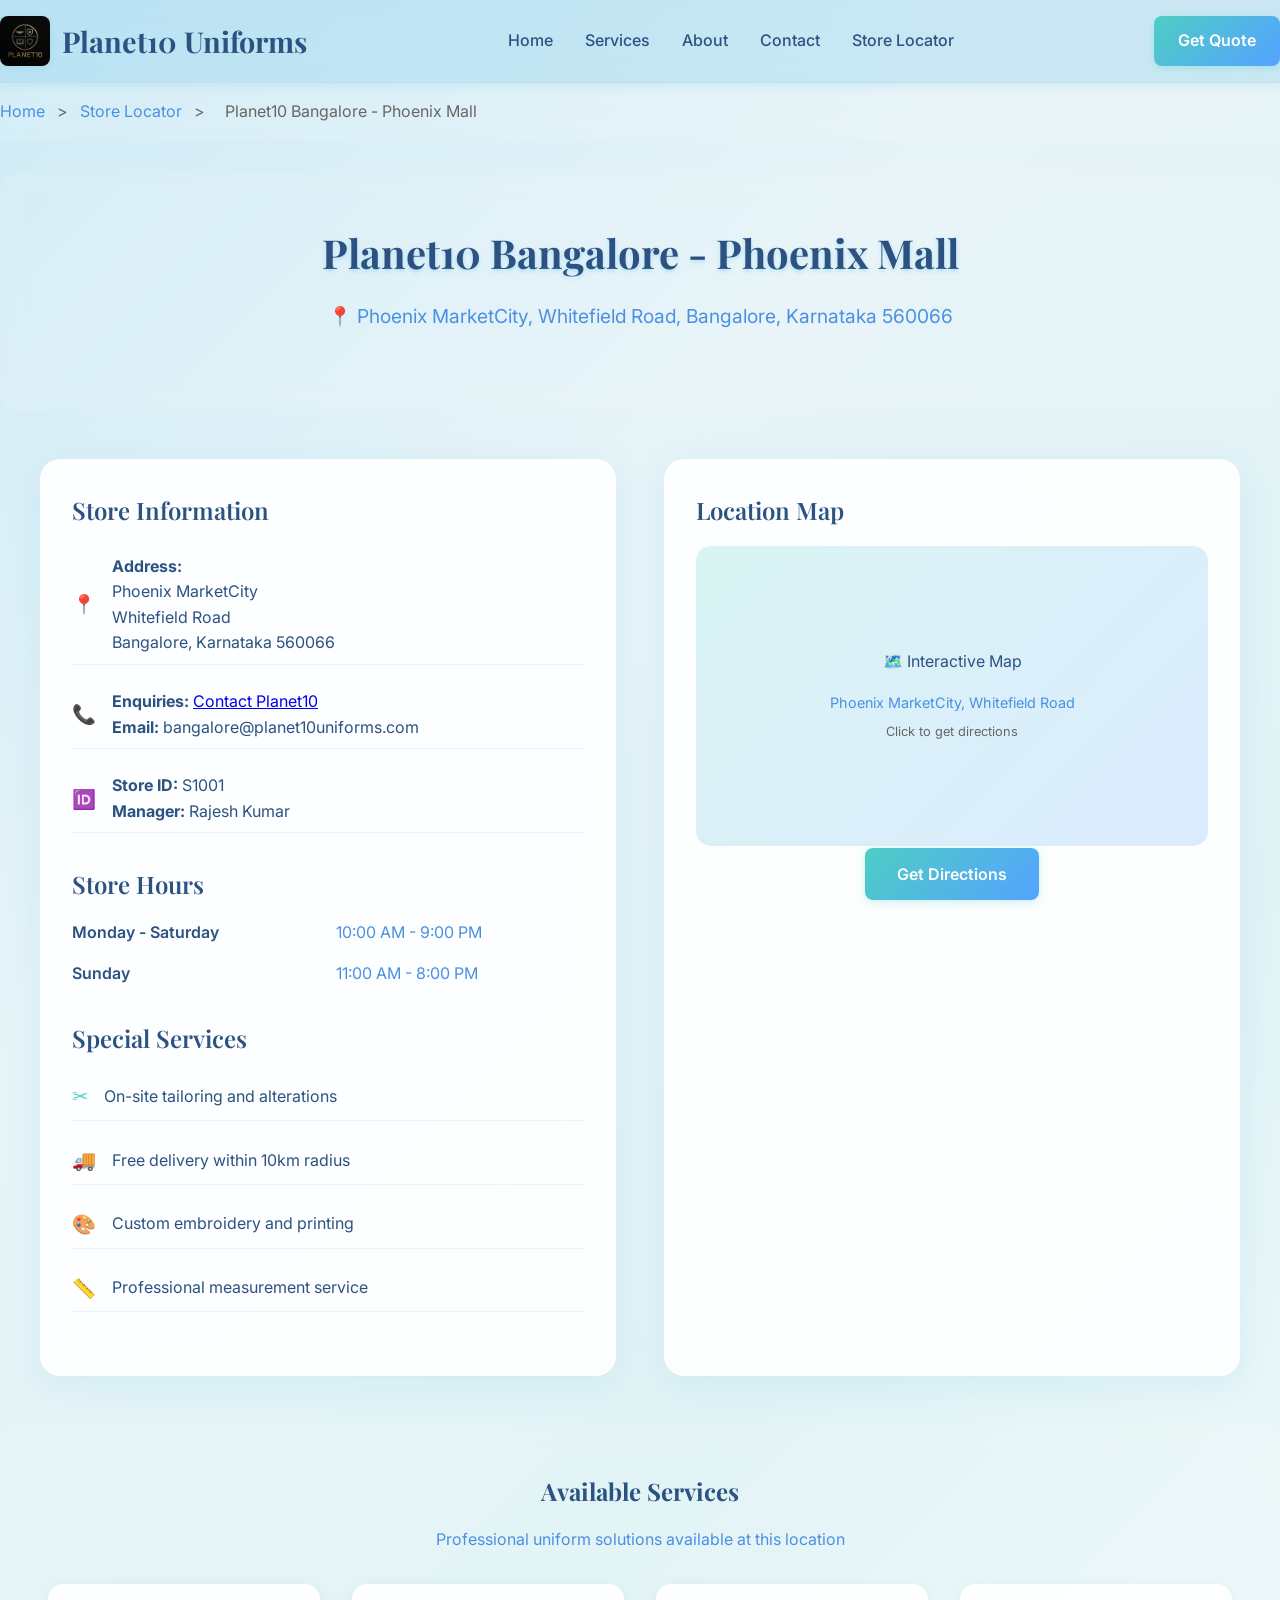
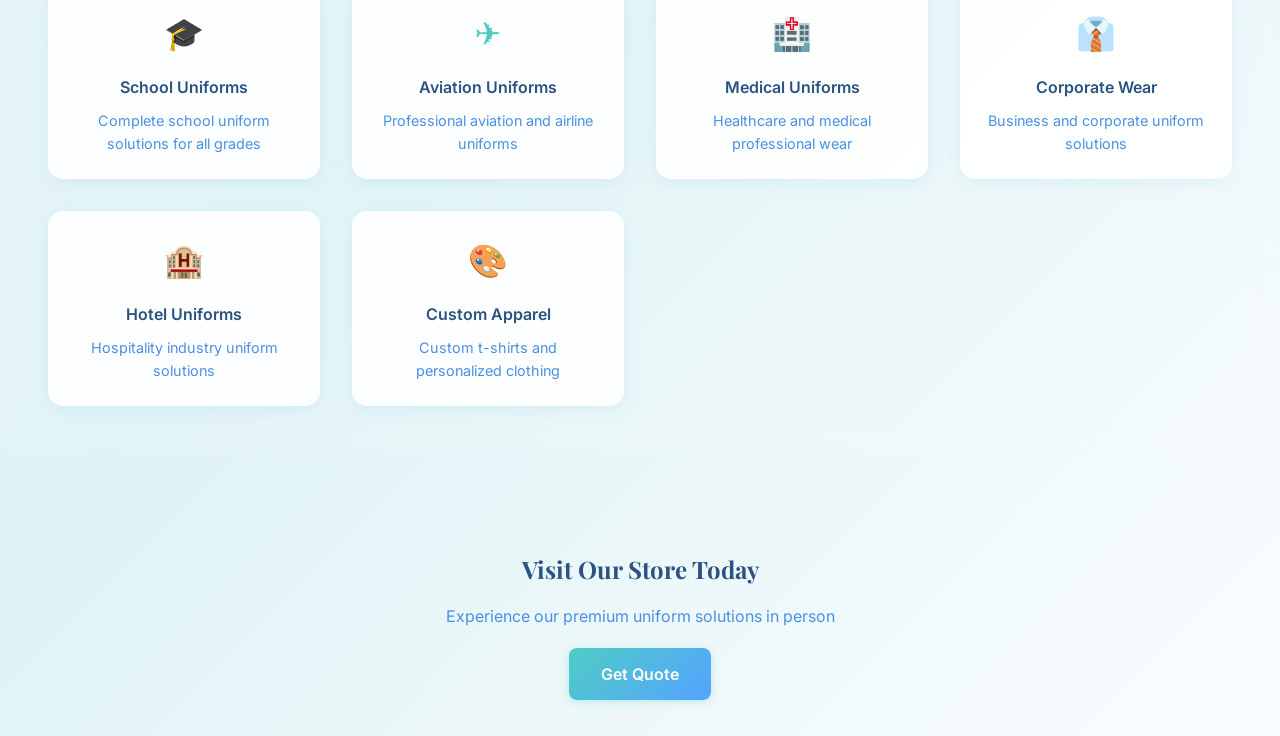
<file: stores-locator/planet10-bangalore-phoenix-mall-s1001.html>
<!DOCTYPE html>
<html lang="en">
<head>
  <meta charset="UTF-8" />
  <meta name="viewport" content="width=device-width, initial-scale=1.0, maximum-scale=1.0, user-scalable=no" />
  <title>Planet10 Bangalore - Phoenix Mall Store | Planet10 Uniforms</title>
  <meta name="description" content="Visit Planet10 Uniforms store at Phoenix MarketCity, Bangalore. Professional uniforms, school uniforms, corporate wear & custom apparel." />
  <meta name="keywords" content="Planet10 Bangalore, Phoenix Mall uniforms, school uniforms Bangalore, corporate uniforms, custom tshirts" />
  
  <!-- Fonts -->
  <link rel="preconnect" href="https://fonts.googleapis.com">
  <link rel="preconnect" href="https://fonts.gstatic.com" crossorigin>
  <link href="https://fonts.googleapis.com/css2?family=Inter:wght@400;500;600;700&family=Playfair+Display:wght@400;600;700&display=swap" rel="stylesheet">
  
  <style>
    *{margin:0;padding:0;box-sizing:border-box}
    body{font-family:Inter,system-ui,-apple-system,sans-serif;background:linear-gradient(135deg,rgba(135,206,235,0.4) 0%,rgba(173,216,230,0.3) 30%,rgba(176,224,230,0.4) 60%,rgba(240,248,255,0.3) 100%);color:#2c5282;line-height:1.6;overflow-x:hidden;position:relative}
    
    .container{max-width:1400px;margin:0 auto;padding:0 40px}
    
    .header{background:rgba(135,206,235,0.3);backdrop-filter:blur(20px);border-bottom:1px solid rgba(176,224,230,0.4);position:sticky;top:0;z-index:1000;transition:all 0.3s ease;box-shadow:0 2px 10px rgba(135,206,235,0.3)}
    .nav{display:flex;justify-content:space-between;align-items:center;padding:1rem 0;position:relative}
    .logo{display:flex;align-items:center;gap:12px;font-family:Playfair Display,serif;font-size:1.8rem;font-weight:700;color:#2c5282;text-decoration:none}
    .logo img{width:50px;height:50px;border-radius:8px;box-shadow:0 2px 8px rgba(135,206,235,0.4)}
    .nav-links{display:flex;list-style:none;gap:2rem}
    .nav-links a{color:#2c5282;text-decoration:none;font-weight:500;transition:color 0.3s ease;position:relative;font-size:1rem}
    .nav-links a:hover{color:#4a90e2}
    .cta-button{background:linear-gradient(135deg,#4ecdc4,#55a3ff);color:#ffffff;padding:12px 24px;border-radius:8px;text-decoration:none;font-weight:600;transition:all 0.3s ease;box-shadow:0 2px 8px rgba(78,205,196,0.3)}
    
    .breadcrumb{padding:1rem 0;background:rgba(255,255,255,0.1);backdrop-filter:blur(10px);margin-bottom:2rem}
    .breadcrumb a{color:#4a90e2;text-decoration:none;transition:color 0.3s ease}
    .breadcrumb a:hover{color:#2c5282}
    .breadcrumb span{color:#666;margin:0 0.5rem}
    
    .store-hero{background:rgba(255,255,255,0.1);backdrop-filter:blur(10px);border-radius:20px;padding:3rem;margin-bottom:3rem;text-align:center}
    .store-title{font-family:Playfair Display,serif;font-size:2.5rem;font-weight:700;color:#2c5282;margin-bottom:1rem;text-shadow:0 2px 4px rgba(135,206,235,0.6)}
    .store-subtitle{font-size:1.2rem;color:#4a90e2;margin-bottom:2rem}
    
    .store-details{display:grid;grid-template-columns:1fr 1fr;gap:3rem;margin:3rem 0}
    .store-info{background:rgba(255,255,255,0.9);backdrop-filter:blur(10px);border-radius:20px;padding:2rem;box-shadow:0 8px 32px rgba(135,206,235,0.2)}
    .store-map{background:rgba(255,255,255,0.9);backdrop-filter:blur(10px);border-radius:20px;padding:2rem;box-shadow:0 8px 32px rgba(135,206,235,0.2)}
    
    .info-section{margin-bottom:2rem}
    .info-title{font-family:Playfair Display,serif;font-size:1.5rem;font-weight:600;color:#2c5282;margin-bottom:1rem}
    .info-item{display:flex;align-items:center;gap:1rem;margin-bottom:1rem;padding:0.5rem 0;border-bottom:1px solid rgba(176,224,230,0.3)}
    .info-icon{font-size:1.2rem;color:#4ecdc4}
    .info-text{color:#2c5282;flex:1}
    
    .hours-grid{display:grid;grid-template-columns:1fr 1fr;gap:1rem;margin-top:1rem}
    .hours-day{font-weight:600;color:#2c5282}
    .hours-time{color:#4a90e2}
    
    .map-placeholder{background:linear-gradient(135deg,rgba(78,205,196,0.2),rgba(85,163,255,0.2));border-radius:15px;padding:2rem;text-align:center;color:#2c5282;height:300px;display:flex;flex-direction:column;justify-content:center}
    
    .services-section{background:rgba(255,255,255,0.1);backdrop-filter:blur(10px);border-radius:20px;padding:3rem;margin:3rem 0}
    .services-grid{display:grid;grid-template-columns:repeat(auto-fit,minmax(250px,1fr));gap:2rem;margin-top:2rem}
    .service-card{background:rgba(255,255,255,0.9);backdrop-filter:blur(10px);border-radius:15px;padding:1.5rem;text-align:center;box-shadow:0 4px 16px rgba(135,206,235,0.2);transition:all 0.3s ease}
    .service-card:hover{transform:translateY(-5px);box-shadow:0 8px 24px rgba(135,206,235,0.3)}
    .service-icon{font-size:2rem;margin-bottom:1rem;color:#4ecdc4}
    .service-title{font-weight:600;color:#2c5282;margin-bottom:0.5rem}
    .service-desc{color:#4a90e2;font-size:0.9rem}
    
    .cta-section{text-align:center;padding:3rem 0}
    .btn-primary{background:linear-gradient(135deg,#4ecdc4,#55a3ff);color:#ffffff;padding:16px 32px;border-radius:8px;text-decoration:none;font-weight:600;transition:all 0.3s ease;box-shadow:0 2px 8px rgba(78,205,196,0.3);margin:0 1rem}
    .btn-primary:hover{background:linear-gradient(135deg,#55a3ff,#74b9ff);box-shadow:0 4px 12px rgba(78,205,196,0.4)}
    .btn-secondary{background:transparent;color:#2c5282;padding:16px 32px;border:2px solid #4ecdc4;border-radius:8px;text-decoration:none;font-weight:600;transition:all 0.3s ease;margin:0 1rem}
    .btn-secondary:hover{background:linear-gradient(135deg,#4ecdc4,#55a3ff);color:#ffffff;box-shadow:0 2px 8px rgba(78,205,196,0.3)}
    
    @media (max-width:768px){
      .nav{flex-direction:column;gap:1rem}
      .logo{margin:0 auto}
      .nav-links{gap:1rem;margin:0 auto}
      .cta-button{margin:0 auto}
      .store-title{font-size:2rem}
      .store-details{grid-template-columns:1fr}
      .hours-grid{grid-template-columns:1fr}
      .services-grid{grid-template-columns:1fr}
      .container{padding:0 20px}
      .btn-primary,.btn-secondary{margin:0.5rem 0;display:block}
    }
  </style>
</head>
<body>
  <!-- Header -->
  <header class="header">
    <nav class="nav container">
      <a href="../../index.html" class="logo">
        <img src="../../logo.png" alt="Planet10 Uniforms">
        <span>Planet10 Uniforms</span>
      </a>
      <ul class="nav-links">
        <li><a href="../../index.html">Home</a></li>
        <li><a href="../../index.html#services">Services</a></li>
        <li><a href="../../index.html#about">About</a></li>
        <li><a href="../../index.html#contact">Contact</a></li>
        <li><a href="index.html">Store Locator</a></li>
      </ul>
      <a href="../contact.html#enquiryForm" class="cta-button">Get Quote</a>
    </nav>
  </header>

  <!-- Breadcrumb -->
  <section class="breadcrumb container">
    <a href="../../index.html">Home</a>
    <span>></span>
    <a href="index.html">Store Locator</a>
    <span>></span>
    <span>Planet10 Bangalore - Phoenix Mall</span>
  </section>

  <!-- Store Hero -->
  <section class="store-hero container">
    <h1 class="store-title">Planet10 Bangalore - Phoenix Mall</h1>
    <p class="store-subtitle">📍 Phoenix MarketCity, Whitefield Road, Bangalore, Karnataka 560066</p>
  </section>

  <!-- Store Details -->
  <section class="store-details container">
    <div class="store-info">
      <div class="info-section">
        <h3 class="info-title">Store Information</h3>
        <div class="info-item">
          <span class="info-icon">📍</span>
          <div class="info-text">
            <strong>Address:</strong><br>
            Phoenix MarketCity<br>
            Whitefield Road<br>
            Bangalore, Karnataka 560066
          </div>
        </div>
        <div class="info-item">
          <span class="info-icon">📞</span>
          <div class="info-text">
            <strong>Enquiries:</strong> <a href="../contact.html">Contact Planet10</a><br>
            <strong>Email:</strong> bangalore@planet10uniforms.com
          </div>
        </div>
        <div class="info-item">
          <span class="info-icon">🆔</span>
          <div class="info-text">
            <strong>Store ID:</strong> S1001<br>
            <strong>Manager:</strong> Rajesh Kumar
          </div>
        </div>
      </div>

      <div class="info-section">
        <h3 class="info-title">Store Hours</h3>
        <div class="hours-grid">
          <div class="hours-day">Monday - Saturday</div>
          <div class="hours-time">10:00 AM - 9:00 PM</div>
          <div class="hours-day">Sunday</div>
          <div class="hours-time">11:00 AM - 8:00 PM</div>
        </div>
      </div>

      <div class="info-section">
        <h3 class="info-title">Special Services</h3>
        <div class="info-item">
          <span class="info-icon">✂️</span>
          <div class="info-text">On-site tailoring and alterations</div>
        </div>
        <div class="info-item">
          <span class="info-icon">🚚</span>
          <div class="info-text">Free delivery within 10km radius</div>
        </div>
        <div class="info-item">
          <span class="info-icon">🎨</span>
          <div class="info-text">Custom embroidery and printing</div>
        </div>
        <div class="info-item">
          <span class="info-icon">📏</span>
          <div class="info-text">Professional measurement service</div>
        </div>
      </div>
    </div>

    <div class="store-map">
      <h3 class="info-title">Location Map</h3>
      <div class="map-placeholder">
        <p>🗺️ Interactive Map</p>
        <p style="margin-top:1rem;font-size:0.9rem;color:#4a90e2;">Phoenix MarketCity, Whitefield Road</p>
        <p style="font-size:0.8rem;color:#666;margin-top:0.5rem;">Click to get directions</p>
      </div>
      <div style="margin-top:1rem;text-align:center;">
        <a href="https://maps.google.com/?q=Phoenix+MarketCity+Whitefield+Road+Bangalore" target="_blank" class="btn-primary">Get Directions</a>
      </div>
    </div>
  </section>

  <!-- Services Section -->
  <section class="services-section container">
    <h2 style="font-family:Playfair Display,serif;color:#2c5282;text-align:center;margin-bottom:1rem;">Available Services</h2>
    <p style="text-align:center;color:#4a90e2;margin-bottom:2rem;">Professional uniform solutions available at this location</p>
    
    <div class="services-grid">
      <div class="service-card">
        <div class="service-icon">🎓</div>
        <h4 class="service-title">School Uniforms</h4>
        <p class="service-desc">Complete school uniform solutions for all grades</p>
      </div>
      <div class="service-card">
        <div class="service-icon">✈️</div>
        <h4 class="service-title">Aviation Uniforms</h4>
        <p class="service-desc">Professional aviation and airline uniforms</p>
      </div>
      <div class="service-card">
        <div class="service-icon">🏥</div>
        <h4 class="service-title">Medical Uniforms</h4>
        <p class="service-desc">Healthcare and medical professional wear</p>
      </div>
      <div class="service-card">
        <div class="service-icon">👔</div>
        <h4 class="service-title">Corporate Wear</h4>
        <p class="service-desc">Business and corporate uniform solutions</p>
      </div>
      <div class="service-card">
        <div class="service-icon">🏨</div>
        <h4 class="service-title">Hotel Uniforms</h4>
        <p class="service-desc">Hospitality industry uniform solutions</p>
      </div>
      <div class="service-card">
        <div class="service-icon">🎨</div>
        <h4 class="service-title">Custom Apparel</h4>
        <p class="service-desc">Custom t-shirts and personalized clothing</p>
      </div>
    </div>
  </section>

  <!-- CTA Section -->
  <section class="cta-section container">
    <h2 style="font-family:Playfair Display,serif;color:#2c5282;margin-bottom:1rem;">Visit Our Store Today</h2>
    <p style="color:#4a90e2;margin-bottom:2rem;">Experience our premium uniform solutions in person</p>
    <a href="../contact.html#enquiryForm" class="btn-primary">Get Quote</a>
  </section>

  <script>
    // Add smooth scrolling for better UX
    document.querySelectorAll('a[href^="#"]').forEach(anchor => {
      anchor.addEventListener('click', function (e) {
        e.preventDefault();
        const target = document.querySelector(this.getAttribute('href'));
        if (target) {
          target.scrollIntoView({
            behavior: 'smooth',
            block: 'start'
          });
        }
      });
    });

    // Add loading animation
    window.addEventListener('load', function() {
      document.body.style.opacity = '0';
      document.body.style.transition = 'opacity 0.5s ease-in-out';
      setTimeout(() => {
        document.body.style.opacity = '1';
      }, 100);
    });
  </script>
</body>
</html>
</file>
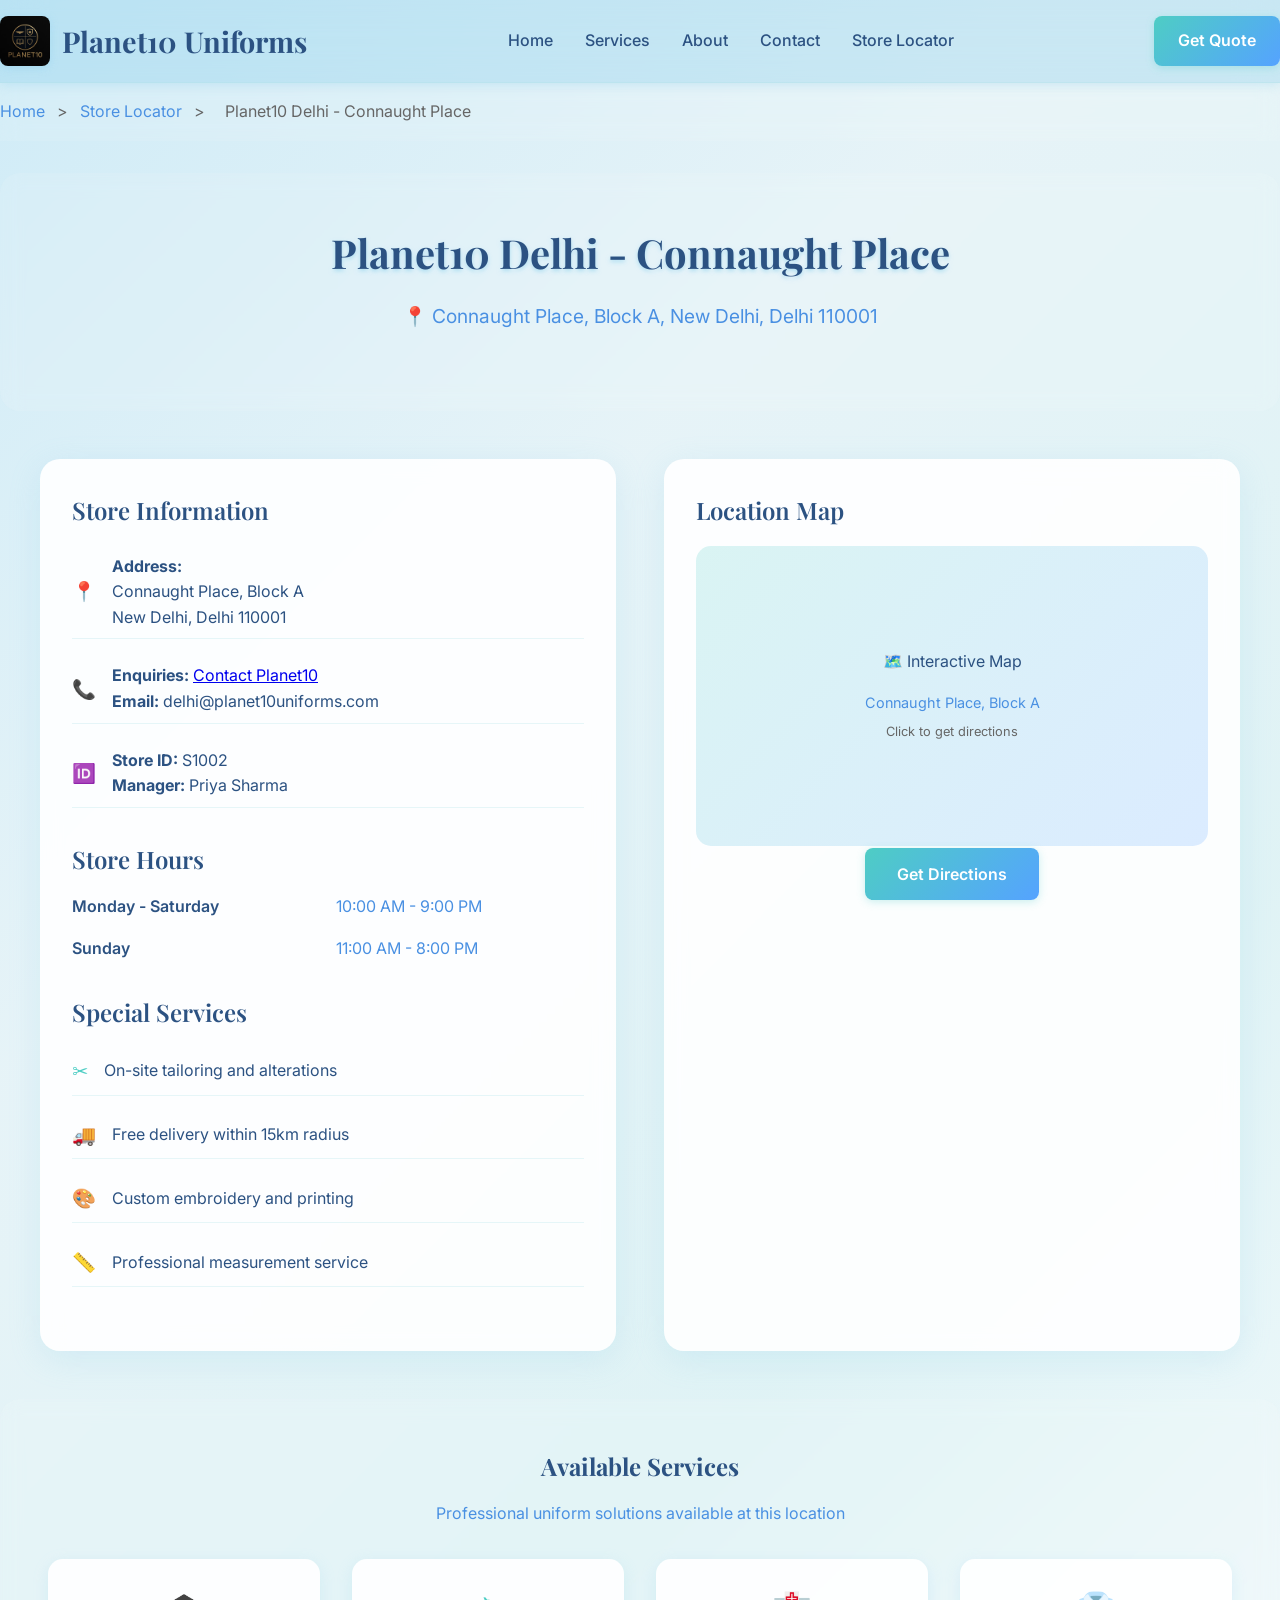
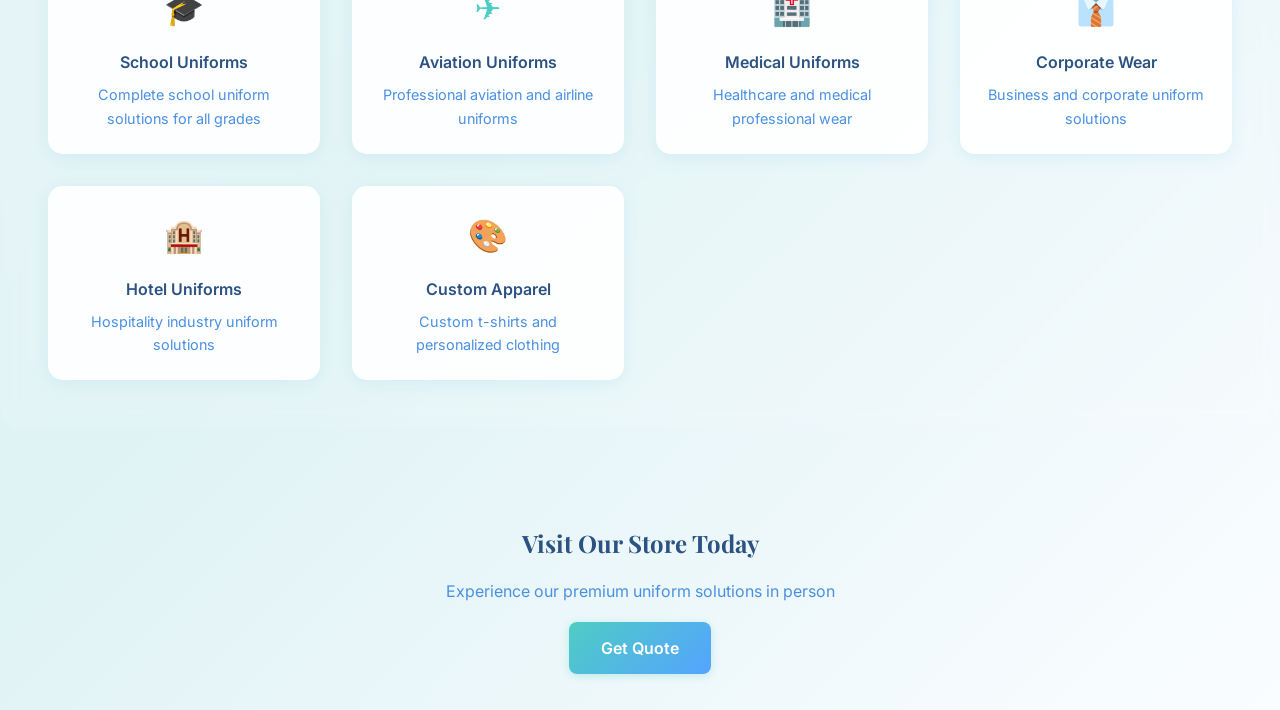
<file: stores-locator/planet10-delhi-connaught-place-s1002.html>
<!DOCTYPE html>
<html lang="en">
<head>
  <meta charset="UTF-8" />
  <meta name="viewport" content="width=device-width, initial-scale=1.0, maximum-scale=1.0, user-scalable=no" />
  <title>Planet10 Delhi - Connaught Place Store | Planet10 Uniforms</title>
  <meta name="description" content="Visit Planet10 Uniforms store at Connaught Place, Delhi. Professional uniforms, school uniforms, corporate wear & custom apparel." />
  <meta name="keywords" content="Planet10 Delhi, Connaught Place uniforms, school uniforms Delhi, corporate uniforms, custom tshirts" />
  
  <!-- Fonts -->
  <link rel="preconnect" href="https://fonts.googleapis.com">
  <link rel="preconnect" href="https://fonts.gstatic.com" crossorigin>
  <link href="https://fonts.googleapis.com/css2?family=Inter:wght@400;500;600;700&family=Playfair+Display:wght@400;600;700&display=swap" rel="stylesheet">
  
  <style>
    *{margin:0;padding:0;box-sizing:border-box}
    body{font-family:Inter,system-ui,-apple-system,sans-serif;background:linear-gradient(135deg,rgba(135,206,235,0.4) 0%,rgba(173,216,230,0.3) 30%,rgba(176,224,230,0.4) 60%,rgba(240,248,255,0.3) 100%);color:#2c5282;line-height:1.6;overflow-x:hidden;position:relative}
    
    .container{max-width:1400px;margin:0 auto;padding:0 40px}
    
    .header{background:rgba(135,206,235,0.3);backdrop-filter:blur(20px);border-bottom:1px solid rgba(176,224,230,0.4);position:sticky;top:0;z-index:1000;transition:all 0.3s ease;box-shadow:0 2px 10px rgba(135,206,235,0.3)}
    .nav{display:flex;justify-content:space-between;align-items:center;padding:1rem 0;position:relative}
    .logo{display:flex;align-items:center;gap:12px;font-family:Playfair Display,serif;font-size:1.8rem;font-weight:700;color:#2c5282;text-decoration:none}
    .logo img{width:50px;height:50px;border-radius:8px;box-shadow:0 2px 8px rgba(135,206,235,0.4)}
    .nav-links{display:flex;list-style:none;gap:2rem}
    .nav-links a{color:#2c5282;text-decoration:none;font-weight:500;transition:color 0.3s ease;position:relative;font-size:1rem}
    .nav-links a:hover{color:#4a90e2}
    .cta-button{background:linear-gradient(135deg,#4ecdc4,#55a3ff);color:#ffffff;padding:12px 24px;border-radius:8px;text-decoration:none;font-weight:600;transition:all 0.3s ease;box-shadow:0 2px 8px rgba(78,205,196,0.3)}
    
    .breadcrumb{padding:1rem 0;background:rgba(255,255,255,0.1);backdrop-filter:blur(10px);margin-bottom:2rem}
    .breadcrumb a{color:#4a90e2;text-decoration:none;transition:color 0.3s ease}
    .breadcrumb a:hover{color:#2c5282}
    .breadcrumb span{color:#666;margin:0 0.5rem}
    
    .store-hero{background:rgba(255,255,255,0.1);backdrop-filter:blur(10px);border-radius:20px;padding:3rem;margin-bottom:3rem;text-align:center}
    .store-title{font-family:Playfair Display,serif;font-size:2.5rem;font-weight:700;color:#2c5282;margin-bottom:1rem;text-shadow:0 2px 4px rgba(135,206,235,0.6)}
    .store-subtitle{font-size:1.2rem;color:#4a90e2;margin-bottom:2rem}
    
    .store-details{display:grid;grid-template-columns:1fr 1fr;gap:3rem;margin:3rem 0}
    .store-info{background:rgba(255,255,255,0.9);backdrop-filter:blur(10px);border-radius:20px;padding:2rem;box-shadow:0 8px 32px rgba(135,206,235,0.2)}
    .store-map{background:rgba(255,255,255,0.9);backdrop-filter:blur(10px);border-radius:20px;padding:2rem;box-shadow:0 8px 32px rgba(135,206,235,0.2)}
    
    .info-section{margin-bottom:2rem}
    .info-title{font-family:Playfair Display,serif;font-size:1.5rem;font-weight:600;color:#2c5282;margin-bottom:1rem}
    .info-item{display:flex;align-items:center;gap:1rem;margin-bottom:1rem;padding:0.5rem 0;border-bottom:1px solid rgba(176,224,230,0.3)}
    .info-icon{font-size:1.2rem;color:#4ecdc4}
    .info-text{color:#2c5282;flex:1}
    
    .hours-grid{display:grid;grid-template-columns:1fr 1fr;gap:1rem;margin-top:1rem}
    .hours-day{font-weight:600;color:#2c5282}
    .hours-time{color:#4a90e2}
    
    .map-placeholder{background:linear-gradient(135deg,rgba(78,205,196,0.2),rgba(85,163,255,0.2));border-radius:15px;padding:2rem;text-align:center;color:#2c5282;height:300px;display:flex;flex-direction:column;justify-content:center}
    
    .services-section{background:rgba(255,255,255,0.1);backdrop-filter:blur(10px);border-radius:20px;padding:3rem;margin:3rem 0}
    .services-grid{display:grid;grid-template-columns:repeat(auto-fit,minmax(250px,1fr));gap:2rem;margin-top:2rem}
    .service-card{background:rgba(255,255,255,0.9);backdrop-filter:blur(10px);border-radius:15px;padding:1.5rem;text-align:center;box-shadow:0 4px 16px rgba(135,206,235,0.2);transition:all 0.3s ease}
    .service-card:hover{transform:translateY(-5px);box-shadow:0 8px 24px rgba(135,206,235,0.3)}
    .service-icon{font-size:2rem;margin-bottom:1rem;color:#4ecdc4}
    .service-title{font-weight:600;color:#2c5282;margin-bottom:0.5rem}
    .service-desc{color:#4a90e2;font-size:0.9rem}
    
    .cta-section{text-align:center;padding:3rem 0}
    .btn-primary{background:linear-gradient(135deg,#4ecdc4,#55a3ff);color:#ffffff;padding:16px 32px;border-radius:8px;text-decoration:none;font-weight:600;transition:all 0.3s ease;box-shadow:0 2px 8px rgba(78,205,196,0.3);margin:0 1rem}
    .btn-primary:hover{background:linear-gradient(135deg,#55a3ff,#74b9ff);box-shadow:0 4px 12px rgba(78,205,196,0.4)}
    .btn-secondary{background:transparent;color:#2c5282;padding:16px 32px;border:2px solid #4ecdc4;border-radius:8px;text-decoration:none;font-weight:600;transition:all 0.3s ease;margin:0 1rem}
    .btn-secondary:hover{background:linear-gradient(135deg,#4ecdc4,#55a3ff);color:#ffffff;box-shadow:0 2px 8px rgba(78,205,196,0.3)}
    
    @media (max-width:768px){
      .nav{flex-direction:column;gap:1rem}
      .logo{margin:0 auto}
      .nav-links{gap:1rem;margin:0 auto}
      .cta-button{margin:0 auto}
      .store-title{font-size:2rem}
      .store-details{grid-template-columns:1fr}
      .hours-grid{grid-template-columns:1fr}
      .services-grid{grid-template-columns:1fr}
      .container{padding:0 20px}
      .btn-primary,.btn-secondary{margin:0.5rem 0;display:block}
    }
  </style>
</head>
<body>
  <!-- Header -->
  <header class="header">
    <nav class="nav container">
      <a href="../../index.html" class="logo">
        <img src="../../logo.png" alt="Planet10 Uniforms">
        <span>Planet10 Uniforms</span>
      </a>
      <ul class="nav-links">
        <li><a href="../../index.html">Home</a></li>
        <li><a href="../../index.html#services">Services</a></li>
        <li><a href="../../index.html#about">About</a></li>
        <li><a href="../../index.html#contact">Contact</a></li>
        <li><a href="index.html">Store Locator</a></li>
      </ul>
      <a href="../contact.html#enquiryForm" class="cta-button">Get Quote</a>
    </nav>
  </header>

  <!-- Breadcrumb -->
  <section class="breadcrumb container">
    <a href="../../index.html">Home</a>
    <span>></span>
    <a href="index.html">Store Locator</a>
    <span>></span>
    <span>Planet10 Delhi - Connaught Place</span>
  </section>

  <!-- Store Hero -->
  <section class="store-hero container">
    <h1 class="store-title">Planet10 Delhi - Connaught Place</h1>
    <p class="store-subtitle">📍 Connaught Place, Block A, New Delhi, Delhi 110001</p>
  </section>

  <!-- Store Details -->
  <section class="store-details container">
    <div class="store-info">
      <div class="info-section">
        <h3 class="info-title">Store Information</h3>
        <div class="info-item">
          <span class="info-icon">📍</span>
          <div class="info-text">
            <strong>Address:</strong><br>
            Connaught Place, Block A<br>
            New Delhi, Delhi 110001
          </div>
        </div>
        <div class="info-item">
          <span class="info-icon">📞</span>
          <div class="info-text">
            <strong>Enquiries:</strong> <a href="../contact.html">Contact Planet10</a><br>
            <strong>Email:</strong> delhi@planet10uniforms.com
          </div>
        </div>
        <div class="info-item">
          <span class="info-icon">🆔</span>
          <div class="info-text">
            <strong>Store ID:</strong> S1002<br>
            <strong>Manager:</strong> Priya Sharma
          </div>
        </div>
      </div>

      <div class="info-section">
        <h3 class="info-title">Store Hours</h3>
        <div class="hours-grid">
          <div class="hours-day">Monday - Saturday</div>
          <div class="hours-time">10:00 AM - 9:00 PM</div>
          <div class="hours-day">Sunday</div>
          <div class="hours-time">11:00 AM - 8:00 PM</div>
        </div>
      </div>

      <div class="info-section">
        <h3 class="info-title">Special Services</h3>
        <div class="info-item">
          <span class="info-icon">✂️</span>
          <div class="info-text">On-site tailoring and alterations</div>
        </div>
        <div class="info-item">
          <span class="info-icon">🚚</span>
          <div class="info-text">Free delivery within 15km radius</div>
        </div>
        <div class="info-item">
          <span class="info-icon">🎨</span>
          <div class="info-text">Custom embroidery and printing</div>
        </div>
        <div class="info-item">
          <span class="info-icon">📏</span>
          <div class="info-text">Professional measurement service</div>
        </div>
      </div>
    </div>

    <div class="store-map">
      <h3 class="info-title">Location Map</h3>
      <div class="map-placeholder">
        <p>🗺️ Interactive Map</p>
        <p style="margin-top:1rem;font-size:0.9rem;color:#4a90e2;">Connaught Place, Block A</p>
        <p style="font-size:0.8rem;color:#666;margin-top:0.5rem;">Click to get directions</p>
      </div>
      <div style="margin-top:1rem;text-align:center;">
        <a href="https://maps.google.com/?q=Connaught+Place+Block+A+New+Delhi" target="_blank" class="btn-primary">Get Directions</a>
      </div>
    </div>
  </section>

  <!-- Services Section -->
  <section class="services-section container">
    <h2 style="font-family:Playfair Display,serif;color:#2c5282;text-align:center;margin-bottom:1rem;">Available Services</h2>
    <p style="text-align:center;color:#4a90e2;margin-bottom:2rem;">Professional uniform solutions available at this location</p>
    
    <div class="services-grid">
      <div class="service-card">
        <div class="service-icon">🎓</div>
        <h4 class="service-title">School Uniforms</h4>
        <p class="service-desc">Complete school uniform solutions for all grades</p>
      </div>
      <div class="service-card">
        <div class="service-icon">✈️</div>
        <h4 class="service-title">Aviation Uniforms</h4>
        <p class="service-desc">Professional aviation and airline uniforms</p>
      </div>
      <div class="service-card">
        <div class="service-icon">🏥</div>
        <h4 class="service-title">Medical Uniforms</h4>
        <p class="service-desc">Healthcare and medical professional wear</p>
      </div>
      <div class="service-card">
        <div class="service-icon">👔</div>
        <h4 class="service-title">Corporate Wear</h4>
        <p class="service-desc">Business and corporate uniform solutions</p>
      </div>
      <div class="service-card">
        <div class="service-icon">🏨</div>
        <h4 class="service-title">Hotel Uniforms</h4>
        <p class="service-desc">Hospitality industry uniform solutions</p>
      </div>
      <div class="service-card">
        <div class="service-icon">🎨</div>
        <h4 class="service-title">Custom Apparel</h4>
        <p class="service-desc">Custom t-shirts and personalized clothing</p>
      </div>
    </div>
  </section>

  <!-- CTA Section -->
  <section class="cta-section container">
    <h2 style="font-family:Playfair Display,serif;color:#2c5282;margin-bottom:1rem;">Visit Our Store Today</h2>
    <p style="color:#4a90e2;margin-bottom:2rem;">Experience our premium uniform solutions in person</p>
    <a href="../contact.html#enquiryForm" class="btn-primary">Get Quote</a>
  </section>

  <script>
    // Add smooth scrolling for better UX
    document.querySelectorAll('a[href^="#"]').forEach(anchor => {
      anchor.addEventListener('click', function (e) {
        e.preventDefault();
        const target = document.querySelector(this.getAttribute('href'));
        if (target) {
          target.scrollIntoView({
            behavior: 'smooth',
            block: 'start'
          });
        }
      });
    });

    // Add loading animation
    window.addEventListener('load', function() {
      document.body.style.opacity = '0';
      document.body.style.transition = 'opacity 0.5s ease-in-out';
      setTimeout(() => {
        document.body.style.opacity = '1';
      }, 100);
    });
  </script>
</body>
</html>
</file>
<file: css/styles.css>
:root {
  --primary: #0f172a;
  --secondary: #1e293b;
  --accent: #2563eb;
  --accent-light: #3b82f6;
  --accent-dark: #1d4ed8;
  --text: #1f2937;
  --muted: #6b7280;
  --surface: #f8fafc;
  --white: #ffffff;
  --border: #e5e7eb;
  --shadow: 0 4px 6px -1px rgba(0, 0, 0, 0.1), 0 2px 4px -2px rgba(0, 0, 0, 0.1);
  --shadow-lg: 0 10px 15px -3px rgba(0, 0, 0, 0.1), 0 4px 6px -4px rgba(0, 0, 0, 0.1);
  --shadow-xl: 0 20px 25px -5px rgba(0, 0, 0, 0.1), 0 8px 10px -6px rgba(0, 0, 0, 0.1);
  --gold: #d97706;
  --success: #059669;
}

*, *::before, *::after { box-sizing: border-box; }
html { scroll-behavior: smooth; }
body {
  margin: 0;
  font-family: 'Inter', -apple-system, BlinkMacSystemFont, 'Segoe UI', sans-serif;
  color: var(--text);
  background: var(--white);
  line-height: 1.7;
  font-size: 16px;
}
a { color: inherit; text-decoration: none; }
img { max-width: 100%; height: auto; display: block; }

/* ==========================================
   PREMIUM MINIMAL DESIGN SYSTEM
   ========================================== */

/* Container */
.container {
  max-width: 1200px;
  margin: 0 auto;
  padding: 0 2rem;
}

/* Minimal Header */
.header-minimal {
  background: var(--white);
  position: sticky;
  top: 0;
  z-index: 1000;
  border-bottom: 1px solid var(--border);
}

.nav-container {
  max-width: 1200px;
  margin: 0 auto;
  padding: 1rem 2rem;
  display: flex;
  align-items: center;
  justify-content: space-between;
  position: relative;
  gap: 1rem;
}

.header-minimal .nav-toggle {
  display: none;
  margin-left: auto;
}

.nav-right {
  display: flex;
  align-items: center;
  gap: 2rem;
}

.nav-link {
  font-size: 0.9rem;
  font-weight: 500;
  color: var(--text);
  transition: color 0.2s;
}

.nav-link:hover {
  color: var(--accent);
}

.btn-nav {
  padding: 0.65rem 1.25rem;
  background: var(--accent);
  color: var(--white);
  border-radius: 6px;
  font-size: 0.85rem;
  font-weight: 600;
  transition: background 0.2s;
}

.btn-nav:hover {
  background: var(--accent-dark);
}

/* Split Hero */
.hero-split {
  display: grid;
  grid-template-columns: 1fr 1fr;
  align-items: stretch;
}

.hero-text {
  padding: 3.5rem 2.5rem 3.5rem max(2rem, calc((100vw - 1200px) / 2 + 2rem));
}

.hero-tag {
  font-size: 0.8rem;
  font-weight: 600;
  letter-spacing: 0.1em;
  text-transform: uppercase;
  color: var(--accent);
  margin: 0 0 1rem;
}

.hero-text h1 {
  font-size: clamp(1.85rem, 3vw, 2.65rem);
  font-weight: 700;
  line-height: 1.2;
  color: var(--primary);
  margin: 0 0 1rem;
  letter-spacing: -0.02em;
  max-width: 640px;
}

.hero-lead {
  font-size: clamp(1.15rem, 2.2vw, 1.45rem);
  font-weight: 600;
  color: var(--secondary);
  line-height: 1.4;
  margin: 0 0 1rem;
  max-width: 520px;
}

.hero-desc {
  font-size: 1.05rem;
  color: var(--muted);
  line-height: 1.7;
  margin: 0 0 2rem;
  max-width: 520px;
}

.hero-cta {
  display: flex;
  gap: 1rem;
  flex-wrap: wrap;
  margin-bottom: 0;
}

.hero-note {
  margin: 1.25rem 0 0;
  font-size: 0.85rem;
  font-weight: 500;
  letter-spacing: 0.03em;
  color: var(--muted);
}

.btn-primary-lg {
  padding: 1rem 2rem;
  background: var(--accent);
  color: var(--white);
  border-radius: 8px;
  font-size: 0.95rem;
  font-weight: 600;
  transition: all 0.2s;
}

.btn-primary-lg:hover {
  background: var(--accent-dark);
  transform: translateY(-2px);
}

.btn-secondary-lg {
  padding: 1rem 2rem;
  border: 1px solid var(--border);
  border-radius: 8px;
  font-size: 0.95rem;
  font-weight: 600;
  color: var(--text);
  transition: all 0.2s;
}

.btn-secondary-lg:hover {
  border-color: var(--accent);
  color: var(--accent);
}

.hero-stats {
  display: flex;
  gap: 3rem;
}

.hero-stats > div {
  text-align: left;
}

.hero-stats strong {
  display: block;
  font-size: 2rem;
  font-weight: 700;
  color: var(--primary);
  line-height: 1;
}

.hero-stats span {
  font-size: 0.85rem;
  color: var(--muted);
  text-transform: uppercase;
  letter-spacing: 0.05em;
}

.hero-image {
  height: 100%;
  min-height: 420px;
  position: relative;
  overflow: hidden;
}

.hero-image img {
  width: 100%;
  height: 100%;
  object-fit: cover;
  object-position: center top;
}

/* Section Variants */
.section-light {
  padding: 5rem 0;
  background: var(--white);
}

.section-dark {
  padding: 5rem 0;
  background: var(--primary);
  color: var(--white);
}

.section-accent {
  padding: 5rem 0;
  background: linear-gradient(135deg, var(--accent), var(--accent-dark));
  color: var(--white);
}

/* Section Headers */
.section-head {
  text-align: center;
  margin-bottom: 3rem;
}

.section-head.light h2,
.section-head.light .overline {
  color: var(--white);
}

.section-head.light .overline {
  opacity: 0.8;
}

.overline {
  font-size: 0.75rem;
  font-weight: 700;
  letter-spacing: 0.15em;
  text-transform: uppercase;
  color: var(--accent);
  margin: 0 0 0.75rem;
  display: block;
}

.section-head h2 {
  font-size: clamp(1.75rem, 3vw, 2.5rem);
  font-weight: 700;
  color: var(--primary);
  margin: 0;
  letter-spacing: -0.02em;
}

/* Offerings 2-Column */
.offerings-2col {
  display: grid;
  grid-template-columns: 1fr 1fr;
  gap: 3rem;
}

.offering-block h3 {
  font-size: 0.8rem;
  font-weight: 700;
  text-transform: uppercase;
  letter-spacing: 0.1em;
  color: var(--accent);
  margin: 0 0 1.5rem;
  padding-bottom: 0.75rem;
  border-bottom: 2px solid var(--accent);
}

.offering-list {
  list-style: none;
  padding: 0;
  margin: 0;
  display: flex;
  flex-direction: column;
  gap: 1rem;
}

.offering-list li {
  padding: 1.25rem;
  background: var(--surface);
  border-radius: 8px;
  border-left: 3px solid var(--accent);
}

.offering-list strong {
  display: block;
  color: var(--primary);
  margin-bottom: 0.25rem;
  font-weight: 600;
}

.offering-list span {
  font-size: 0.9rem;
  color: var(--muted);
}

/* Product Grid */
.product-grid {
  display: grid;
  grid-template-columns: repeat(3, 1fr);
  gap: 2rem;
}

.product-card {
  background: var(--white);
  border-radius: 12px;
  overflow: hidden;
  box-shadow: var(--shadow);
  transition: transform 0.3s, box-shadow 0.3s;
}

.product-card:hover {
  transform: translateY(-8px);
  box-shadow: var(--shadow-xl);
}

.product-card img {
  width: 100%;
  height: 240px;
  object-fit: cover;
}

.product-info {
  padding: 1.5rem;
}

.product-info h4 {
  margin: 0 0 0.5rem;
  font-size: 1.1rem;
  font-weight: 600;
  color: var(--primary);
}

.product-info p {
  margin: 0;
  font-size: 0.9rem;
  color: var(--muted);
}

.section-cta {
  text-align: center;
  margin-top: 3rem;
}

.btn-outline-light {
  display: inline-block;
  padding: 0.85rem 2rem;
  border: 2px solid rgba(255, 255, 255, 0.4);
  border-radius: 8px;
  color: var(--white);
  font-weight: 600;
  transition: all 0.2s;
}

.btn-outline-light:hover {
  background: rgba(255, 255, 255, 0.1);
  border-color: var(--white);
}

/* Industry Tags */
.industry-tags {
  display: flex;
  flex-wrap: wrap;
  justify-content: center;
  gap: 0.75rem;
}

.industry-tags span {
  padding: 0.75rem 1.25rem;
  background: var(--surface);
  border: 1px solid var(--border);
  border-radius: 6px;
  font-size: 0.9rem;
  font-weight: 500;
  color: var(--text);
  transition: all 0.2s;
}

.industry-tags span:hover {
  border-color: var(--accent);
  color: var(--accent);
}

/* Advantage Grid */
.advantage-grid {
  display: grid;
  grid-template-columns: repeat(4, 1fr);
  gap: 2rem;
}

.advantage-item {
  text-align: left;
}

.advantage-num {
  display: block;
  font-size: 0.85rem;
  font-weight: 700;
  color: rgba(255, 255, 255, 0.4);
  margin-bottom: 0.75rem;
}

.advantage-item h4 {
  font-size: 1.1rem;
  font-weight: 600;
  color: var(--white);
  margin: 0 0 0.5rem;
}

.advantage-item p {
  margin: 0;
  font-size: 0.9rem;
  color: rgba(255, 255, 255, 0.7);
  line-height: 1.6;
}

/* CTA Final Section */
.section-cta-final {
  padding: 5rem 0;
  background: var(--surface);
  text-align: center;
}

.section-cta-final h2 {
  font-size: clamp(1.5rem, 3vw, 2rem);
  font-weight: 700;
  color: var(--primary);
  margin: 0 0 0.75rem;
}

.section-cta-final p {
  color: var(--muted);
  margin: 0 0 2rem;
  font-size: 1.05rem;
}

.cta-buttons {
  display: flex;
  align-items: center;
  justify-content: center;
  gap: 2rem;
  flex-wrap: wrap;
}

/* Minimal Footer */
.footer-minimal {
  background: var(--primary);
  color: rgba(255, 255, 255, 0.7);
  padding: 4rem 0 2rem;
}

.footer-content {
  display: grid;
  grid-template-columns: 1fr 2fr;
  gap: 4rem;
  margin-bottom: 3rem;
}

.footer-brand img {
  margin-bottom: 1rem;
}

.footer-brand p {
  font-size: 0.9rem;
  color: rgba(255, 255, 255, 0.6);
  margin: 0;
}

.footer-links {
  display: grid;
  grid-template-columns: repeat(3, 1fr);
  gap: 2rem;
}

.footer-links h5 {
  font-size: 0.8rem;
  font-weight: 600;
  text-transform: uppercase;
  letter-spacing: 0.1em;
  color: var(--white);
  margin: 0 0 1rem;
}

.footer-links a,
.footer-links span {
  display: block;
  font-size: 0.9rem;
  color: rgba(255, 255, 255, 0.6);
  margin-bottom: 0.5rem;
  transition: color 0.2s;
}

.footer-links a:hover {
  color: var(--accent-light);
}

.footer-gstin {
  font-size: 0.8rem !important;
  opacity: 0.5;
}

.footer-bottom {
  padding-top: 2rem;
  border-top: 1px solid rgba(255, 255, 255, 0.1);
  display: flex;
  justify-content: space-between;
  font-size: 0.85rem;
  color: rgba(255, 255, 255, 0.5);
}

/* Responsive - Premium Design */
@media (max-width: 1024px) {
  .hero-split {
    grid-template-columns: 1fr;
  }
  
  .hero-text {
    padding: 3rem 2rem;
    text-align: center;
  }
  
  .hero-desc {
    margin-left: auto;
    margin-right: auto;
  }
  
  .hero-cta {
    justify-content: center;
  }
  
  .hero-stats {
    justify-content: center;
  }
  
  .hero-image {
    min-height: 400px;
  }
  
  .offerings-2col {
    grid-template-columns: 1fr;
  }

  .offer-grid {
    grid-template-columns: repeat(2, 1fr);
  }
  
  .product-grid {
    grid-template-columns: repeat(2, 1fr);
  }
  
  .advantage-grid {
    grid-template-columns: repeat(2, 1fr);
  }
  
  .footer-content {
    grid-template-columns: 1fr;
    gap: 3rem;
  }
}

@media (max-width: 768px) {
  .header-minimal .nav-toggle {
    display: block;
  }

  .nav-right {
    display: none;
    position: absolute;
    top: 100%;
    left: 0;
    right: 0;
    flex-direction: column;
    align-items: stretch;
    gap: 0;
    background: var(--white);
    border-top: 1px solid var(--border);
    box-shadow: var(--shadow-lg);
    padding: 0.5rem 1.25rem 1.25rem;
    z-index: 1001;
  }

  .nav-right.open {
    display: flex;
  }

  .nav-right .nav-link,
  .nav-right .btn-nav {
    padding: 0.9rem 0.25rem;
    border-bottom: 1px solid var(--border);
  }

  .nav-right .btn-nav {
    margin-top: 0.75rem;
    text-align: center;
    border-bottom: none;
  }
  
  .hero-text h1 {
    font-size: 2rem;
  }

  .hero-lead {
    font-size: 1.1rem;
  }

  .hero-text {
    padding: 2.5rem 1.25rem;
  }

  .hero-image {
    min-height: 280px;
  }

  .container {
    padding: 0 1.25rem;
  }

  .section-light,
  .section-dark,
  .section-accent,
  .section-cta-final {
    padding: 3.5rem 0;
  }
  
  .hero-stats {
    flex-direction: column;
    gap: 1.5rem;
    align-items: center;
  }
  
  .product-grid {
    grid-template-columns: 1fr;
  }

  .offer-grid {
    grid-template-columns: 1fr;
  }
  
  .advantage-grid {
    grid-template-columns: 1fr;
    text-align: center;
  }
  
  .footer-links {
    grid-template-columns: 1fr;
    text-align: center;
  }
  
  .footer-bottom {
    flex-direction: column;
    align-items: center;
    gap: 0.5rem;
    text-align: center;
  }
  
  .cta-buttons {
    flex-direction: column;
    gap: 1rem;
  }
}

.skip-link {
  position: absolute; left: -9999px; z-index: 10000;
  padding: 0.75rem 1.25rem; background: var(--accent); color: var(--white);
}
.skip-link:focus { left: 1rem; top: 1rem; }

.top-bar {
  background: var(--primary);
  color: var(--white);
  font-size: 0.85rem;
  padding: 0.6rem 1.5rem;
  display: flex;
  justify-content: space-between;
  align-items: center;
  flex-wrap: wrap;
  gap: 0.5rem;
}
.top-bar a { color: rgba(255,255,255,0.85); }
.top-bar a:hover { color: var(--accent-light); }
.top-bar-phones { display: flex; gap: 1rem; }

header {
  background: var(--white);
  position: sticky;
  top: 0;
  z-index: 999;
  border-bottom: 1px solid var(--border);
}

nav {
  max-width: 1280px;
  margin: 0 auto;
  padding: 1rem 1.5rem;
  display: flex;
  align-items: center;
  justify-content: space-between;
  gap: 1.5rem;
}

.logo img, .logo svg {
  height: 42px;
  width: auto;
  max-width: 180px;
  object-fit: contain;
  display: block;
}

.nav-links {
  display: flex;
  gap: 2rem;
  list-style: none;
  margin: 0;
  padding: 0;
  font-size: 0.9rem;
  font-weight: 500;
}
.nav-links a {
  color: var(--text);
  transition: color 0.2s;
}
.nav-links a:hover, .nav-links a.active {
  color: var(--accent);
}

.nav-dropdown {
  position: relative;
}
.nav-dropdown-toggle {
  display: flex;
  align-items: center;
  gap: 0.35rem;
  cursor: pointer;
}
.nav-dropdown-toggle::after {
  content: '';
  border: solid currentColor;
  border-width: 0 1.5px 1.5px 0;
  padding: 2px;
  transform: rotate(45deg);
  margin-top: -2px;
}
.nav-dropdown-menu {
  position: absolute;
  top: 100%;
  left: 50%;
  transform: translateX(-50%);
  background: var(--white);
  border: 1px solid var(--border);
  border-radius: 12px;
  box-shadow: var(--shadow-xl);
  min-width: 260px;
  padding: 0.75rem 0;
  opacity: 0;
  visibility: hidden;
  transition: opacity 0.2s, visibility 0.2s;
  z-index: 100;
}
.nav-dropdown:hover .nav-dropdown-menu {
  opacity: 1;
  visibility: visible;
}
.nav-dropdown-menu a {
  display: block;
  padding: 0.65rem 1.25rem;
  font-size: 0.88rem;
  color: var(--text);
}
.nav-dropdown-menu a:hover {
  background: var(--surface);
  color: var(--accent);
}
.nav-dropdown-label {
  font-size: 0.7rem;
  font-weight: 600;
  text-transform: uppercase;
  letter-spacing: 0.1em;
  color: var(--muted);
  padding: 0.5rem 1.25rem 0.25rem;
  margin-top: 0.5rem;
}
.nav-dropdown-label:first-child { margin-top: 0; }

.cta {
  padding: 0.75rem 1.5rem;
  background: var(--accent);
  color: var(--white);
  border-radius: 8px;
  font-size: 0.88rem;
  font-weight: 600;
  white-space: nowrap;
  transition: background 0.2s;
}
.cta:hover { background: var(--accent-dark); }

.nav-toggle {
  display: none;
  background: none;
  border: 1px solid var(--border);
  color: var(--text);
  font-size: 1.25rem;
  padding: 0.35rem 0.6rem;
  border-radius: 6px;
  cursor: pointer;
}

/* Premium Hero Section */
.hero-premium {
  position: relative;
  min-height: 85vh;
  display: flex;
  align-items: center;
  justify-content: center;
  color: var(--white);
  padding: 8rem 2rem;
  overflow: hidden;
}
.hero-premium-bg {
  position: absolute;
  inset: 0;
  background: linear-gradient(135deg, #0f172a 0%, #1e3a5f 50%, #0f172a 100%);
  z-index: 0;
}
.hero-premium-bg::before {
  content: '';
  position: absolute;
  inset: 0;
  background: url('https://images.unsplash.com/photo-1497366216548-37526070297c?w=1920&q=80') center/cover;
  opacity: 0.15;
}
.hero-premium-bg::after {
  content: '';
  position: absolute;
  bottom: 0;
  left: 0;
  right: 0;
  height: 200px;
  background: linear-gradient(to top, var(--white), transparent);
}
.hero-premium-content {
  position: relative;
  z-index: 1;
  max-width: 900px;
  text-align: center;
}
.hero-label {
  display: inline-block;
  padding: 0.5rem 1.25rem;
  background: rgba(37, 99, 235, 0.2);
  border: 1px solid rgba(37, 99, 235, 0.3);
  border-radius: 100px;
  font-size: 0.8rem;
  font-weight: 600;
  letter-spacing: 0.05em;
  text-transform: uppercase;
  color: var(--accent-light);
  margin-bottom: 1.5rem;
}
.hero-premium h1 {
  font-size: clamp(2.5rem, 6vw, 4.5rem);
  font-weight: 700;
  line-height: 1.1;
  margin: 0 0 1.5rem;
  letter-spacing: -0.03em;
}
.hero-premium h1 em {
  font-style: normal;
  background: linear-gradient(135deg, #60a5fa, #3b82f6);
  -webkit-background-clip: text;
  -webkit-text-fill-color: transparent;
  background-clip: text;
}
.hero-premium p {
  font-size: 1.15rem;
  color: rgba(255, 255, 255, 0.75);
  margin: 0 0 2.5rem;
  line-height: 1.8;
}
.hero-actions {
  display: flex;
  gap: 1rem;
  justify-content: center;
  flex-wrap: wrap;
}
.btn-lg {
  padding: 1rem 2.5rem;
  font-size: 1rem;
}
.btn-ghost {
  padding: 1rem 2rem;
  color: var(--white);
  border: 1px solid rgba(255,255,255,0.3);
  border-radius: 8px;
  font-weight: 600;
  transition: all 0.2s;
}
.btn-ghost:hover {
  background: rgba(255,255,255,0.1);
  border-color: rgba(255,255,255,0.5);
}

/* Trust Bar */
.trust-bar {
  background: var(--surface);
  border-bottom: 1px solid var(--border);
  padding: 1.25rem 2rem;
}
.trust-bar-inner {
  max-width: 900px;
  margin: 0 auto;
  display: flex;
  justify-content: center;
  align-items: center;
  gap: 2rem;
  flex-wrap: wrap;
  font-size: 0.9rem;
  color: var(--muted);
}
.trust-bar-inner strong {
  color: var(--primary);
}
.trust-divider {
  width: 4px;
  height: 4px;
  background: var(--border);
  border-radius: 50%;
}

/* Services Section Premium */
.section-services {
  padding: 6rem 2rem;
  max-width: 1400px;
  margin: 0 auto;
}
.section-header {
  text-align: center;
  margin-bottom: 4rem;
}
.section-label {
  display: inline-block;
  font-size: 0.75rem;
  font-weight: 700;
  letter-spacing: 0.15em;
  text-transform: uppercase;
  color: var(--accent);
  margin-bottom: 1rem;
}
.section-header h2 {
  font-size: clamp(2rem, 4vw, 2.75rem);
  font-weight: 700;
  color: var(--primary);
  margin: 0;
  letter-spacing: -0.02em;
}
.service-showcase {
  display: grid;
  grid-template-columns: repeat(2, 1fr);
  gap: 2rem;
}
.service-card-premium {
  display: flex;
  flex-direction: column;
  background: var(--white);
  border: 1px solid var(--border);
  border-radius: 16px;
  overflow: hidden;
  transition: all 0.3s ease;
  box-shadow: var(--shadow);
}
.service-card-premium:hover {
  transform: translateY(-8px);
  box-shadow: var(--shadow-xl);
  border-color: var(--accent);
}
.service-card-image {
  position: relative;
  height: 240px;
  overflow: hidden;
}
.service-card-image img {
  width: 100%;
  height: 100%;
  object-fit: cover;
  transition: transform 0.5s ease;
}
.service-card-premium:hover .service-card-image img {
  transform: scale(1.05);
}
.service-card-content {
  padding: 2rem;
  flex: 1;
  display: flex;
  flex-direction: column;
}
.service-card-content h3 {
  font-size: 1.25rem;
  font-weight: 700;
  color: var(--primary);
  margin: 0 0 0.75rem;
}
.service-card-content p {
  color: var(--muted);
  margin: 0 0 1.5rem;
  flex: 1;
  line-height: 1.7;
}
.service-link {
  font-size: 0.9rem;
  font-weight: 600;
  color: var(--accent);
  display: inline-flex;
  align-items: center;
  gap: 0.5rem;
}
.service-card-premium:hover .service-link {
  color: var(--accent-dark);
}

/* Industries Banner */
.industries-banner {
  background: var(--surface);
  padding: 5rem 2rem;
}
.industries-banner-inner {
  max-width: 1200px;
  margin: 0 auto;
  display: grid;
  grid-template-columns: 1fr 1fr;
  gap: 4rem;
  align-items: center;
}
.industries-text h2 {
  font-size: 2.25rem;
  font-weight: 700;
  color: var(--primary);
  margin: 0.75rem 0 1rem;
}
.industries-text p {
  color: var(--muted);
  margin: 0 0 2rem;
  line-height: 1.8;
}
.industries-list {
  display: flex;
  flex-wrap: wrap;
  gap: 0.75rem;
}
.industries-list span {
  padding: 0.75rem 1.25rem;
  background: var(--white);
  border: 1px solid var(--border);
  border-radius: 8px;
  font-size: 0.9rem;
  font-weight: 500;
  color: var(--text);
  transition: all 0.2s;
}
.industries-list span:hover {
  border-color: var(--accent);
  color: var(--accent);
}

/* Why Premium */
.why-premium {
  padding: 6rem 2rem;
  max-width: 1200px;
  margin: 0 auto;
}
.why-grid-premium {
  display: grid;
  grid-template-columns: repeat(4, 1fr);
  gap: 2rem;
  margin-top: 3rem;
}
.why-card-premium {
  padding: 2rem;
  background: var(--white);
  border: 1px solid var(--border);
  border-radius: 12px;
  transition: all 0.3s;
}
.why-card-premium:hover {
  border-color: var(--accent);
  box-shadow: var(--shadow-lg);
}
.why-number {
  font-size: 2rem;
  font-weight: 700;
  color: var(--accent);
  margin-bottom: 1rem;
  opacity: 0.5;
}
.why-card-premium h3 {
  font-size: 1.1rem;
  font-weight: 700;
  color: var(--primary);
  margin: 0 0 0.75rem;
}
.why-card-premium p {
  color: var(--muted);
  margin: 0;
  font-size: 0.95rem;
  line-height: 1.7;
}

@media (max-width: 1024px) {
  .why-grid-premium {
    grid-template-columns: repeat(2, 1fr);
  }
  .industries-banner-inner {
    grid-template-columns: 1fr;
    gap: 2rem;
  }
}

/* CTA Premium */
.cta-premium {
  background: var(--primary);
  padding: 5rem 2rem;
}
.cta-premium-inner {
  max-width: 1000px;
  margin: 0 auto;
  display: flex;
  justify-content: space-between;
  align-items: center;
  gap: 3rem;
}
.cta-content h2 {
  font-size: 2rem;
  font-weight: 700;
  color: var(--white);
  margin: 0 0 0.75rem;
}
.cta-content p {
  color: rgba(255,255,255,0.7);
  margin: 0;
  font-size: 1.05rem;
}
.cta-actions {
  display: flex;
  align-items: center;
  gap: 1.5rem;
  flex-shrink: 0;
}
.cta-or {
  color: rgba(255,255,255,0.5);
  font-size: 0.9rem;
}
.cta-phone {
  font-size: 1.25rem;
  font-weight: 700;
  color: var(--white);
}
.cta-phone:hover {
  color: var(--accent-light);
}

@media (max-width: 900px) {
  .cta-premium-inner {
    flex-direction: column;
    text-align: center;
  }
  .cta-actions {
    flex-direction: column;
    gap: 1rem;
  }
}

@media (max-width: 768px) {
  .service-showcase {
    grid-template-columns: 1fr;
  }
  .why-grid-premium {
    grid-template-columns: 1fr;
  }
  .hero-premium {
    min-height: 70vh;
    padding: 5rem 1.5rem;
  }
  .trust-bar-inner {
    gap: 1rem;
  }
  .trust-divider {
    display: none;
  }
}

/* Old Hero - keep for other pages */
.hero {
  position: relative;
  min-height: 70vh;
  display: flex;
  align-items: center;
  justify-content: center;
  color: var(--white);
  padding: 6rem 1.5rem;
  background: var(--primary);
  text-align: center;
}
.hero-inner {
  max-width: 900px;
  margin: 0 auto;
  width: 100%;
}
.hero-content { max-width: 100%; }
.hero h1 {
  font-size: clamp(2.5rem, 5vw, 4rem);
  font-weight: 700;
  line-height: 1.1;
  margin: 0 0 1.5rem;
  letter-spacing: -0.02em;
}
.hero h1 em {
  font-style: normal;
  color: var(--accent-light);
}
.hero .lead {
  font-size: 1.25rem;
  color: rgba(255, 255, 255, 0.8);
  margin: 0 0 2.5rem;
  max-width: 600px;
  margin-left: auto;
  margin-right: auto;
}
.hero-badge-old {
  display: inline-flex;
  align-items: center;
  gap: 0.5rem;
  background: rgba(37, 99, 235, 0.2);
  border: 1px solid rgba(37, 99, 235, 0.4);
  padding: 0.5rem 1rem;
  border-radius: 999px;
  font-size: 0.8rem;
  font-weight: 600;
  text-transform: uppercase;
  letter-spacing: 0.1em;
  margin-bottom: 1.5rem;
  color: var(--accent-light);
}
.hero h1 {
  font-size: clamp(2.5rem, 5vw, 3.75rem);
  line-height: 1.15;
  margin: 0 0 1.5rem;
  font-weight: 700;
}
.hero h1 em {
  font-style: normal;
  color: var(--accent-light);
}
.hero .lead {
  font-size: 1.2rem;
  line-height: 1.7;
  color: rgba(255, 255, 255, 0.85);
  margin-bottom: 2rem;
  max-width: 560px;
}
.hero-actions {
  display: flex;
  flex-wrap: wrap;
  gap: 1rem;
}
.btn {
  padding: 1rem 2rem;
  border-radius: 8px;
  font-size: 0.95rem;
  font-weight: 600;
  display: inline-flex;
  align-items: center;
  gap: 0.5rem;
  transition: all 0.2s;
  cursor: pointer;
  border: none;
}
.btn-primary {
  background: var(--accent);
  color: var(--white);
}
.btn-primary:hover { background: var(--accent-dark); }
.btn-outline {
  border: 2px solid rgba(255, 255, 255, 0.4);
  color: var(--white);
  background: transparent;
}
.btn-outline:hover {
  background: rgba(255, 255, 255, 0.1);
  border-color: rgba(255, 255, 255, 0.6);
}
.btn-white {
  background: var(--white);
  color: var(--primary);
}
.btn-white:hover { background: var(--surface); }

.hero-features {
  display: grid;
  gap: 1.25rem;
}
.hero-feature {
  background: rgba(255, 255, 255, 0.08);
  border: 1px solid rgba(255, 255, 255, 0.1);
  backdrop-filter: blur(8px);
  border-radius: 12px;
  padding: 1.25rem 1.5rem;
  display: flex;
  align-items: flex-start;
  gap: 1rem;
}
.hero-feature-icon {
  width: 44px;
  height: 44px;
  border-radius: 10px;
  background: rgba(37, 99, 235, 0.25);
  display: flex;
  align-items: center;
  justify-content: center;
  font-size: 1.2rem;
  flex-shrink: 0;
}
.hero-feature h4 {
  margin: 0 0 0.25rem;
  font-size: 0.95rem;
  font-weight: 600;
}
.hero-feature p {
  margin: 0;
  font-size: 0.85rem;
  color: rgba(255, 255, 255, 0.7);
}

/* Page Hero */
.page-hero {
  background: linear-gradient(135deg, var(--primary), var(--secondary));
  color: var(--white);
  padding: clamp(4rem, 10vw, 6rem) 1.5rem;
  text-align: center;
}
.page-hero h1 {
  font-size: clamp(2rem, 4vw, 3rem);
  margin: 0 0 1rem;
  font-weight: 700;
}
.page-hero h1 em { color: var(--accent-light); font-style: normal; }
.page-hero p {
  color: rgba(255, 255, 255, 0.8);
  max-width: 640px;
  margin: 0 auto;
  font-size: 1.1rem;
}

/* Sections */
.section {
  max-width: 1280px;
  margin: 0 auto;
  padding: clamp(4rem, 8vw, 6rem) 1.5rem;
}
.section-full {
  padding: clamp(4rem, 8vw, 6rem) 1.5rem;
}
.section-bg {
  background: var(--surface);
}
.section-dark {
  background: var(--primary);
  color: var(--white);
}
.section-kicker {
  font-size: 0.8rem;
  letter-spacing: 0.15em;
  text-transform: uppercase;
  color: var(--accent);
  font-weight: 600;
  margin: 0 0 0.75rem;
}
.section-dark .section-kicker { color: var(--accent-light); }
.section h2 {
  font-size: clamp(1.75rem, 3vw, 2.5rem);
  color: var(--primary);
  margin: 0 0 1rem;
  font-weight: 700;
}
.section-dark h2 { color: var(--white); }
.section.center { text-align: center; }
.section.center p {
  max-width: 720px;
  margin-left: auto;
  margin-right: auto;
  color: var(--muted);
}
.section-intro {
  max-width: 800px;
  margin: 0 auto 3rem;
  text-align: center;
}
.section-intro p { color: var(--muted); font-size: 1.1rem; }

/* Solution Cards Grid */
.solutions-grid {
  display: grid;
  grid-template-columns: repeat(auto-fit, minmax(280px, 1fr));
  gap: 1.5rem;
  margin-top: 2.5rem;
}
.solution-card {
  background: var(--white);
  border: 1px solid var(--border);
  border-radius: 16px;
  padding: 2rem;
  box-shadow: var(--shadow);
  transition: transform 0.3s, box-shadow 0.3s, border-color 0.3s;
  display: flex;
  flex-direction: column;
}
.solution-card:hover {
  transform: translateY(-6px);
  box-shadow: var(--shadow-xl);
  border-color: var(--accent);
}
.solution-card-icon {
  width: 56px;
  height: 56px;
  border-radius: 12px;
  background: linear-gradient(135deg, rgba(37, 99, 235, 0.1), rgba(37, 99, 235, 0.05));
  display: flex;
  align-items: center;
  justify-content: center;
  font-size: 1.5rem;
  margin-bottom: 1.25rem;
}
.solution-card h3 {
  margin: 0 0 0.75rem;
  font-size: 1.1rem;
  font-weight: 600;
  color: var(--primary);
}
.solution-card p {
  margin: 0;
  color: var(--muted);
  font-size: 0.95rem;
  flex-grow: 1;
}
.solution-card-link {
  display: inline-flex;
  align-items: center;
  gap: 0.5rem;
  margin-top: 1.25rem;
  font-size: 0.88rem;
  font-weight: 600;
  color: var(--accent);
}
.solution-card-link:hover { color: var(--accent-dark); }

/* Offerings Grid - Clean Corporate Style */
.offerings-grid {
  display: grid;
  grid-template-columns: repeat(3, 1fr);
  gap: 2rem;
  margin-top: 3rem;
}
.offering-category {
  background: var(--white);
  border: 1px solid var(--border);
  border-radius: 16px;
  padding: 2rem;
  box-shadow: var(--shadow);
}
.offering-category h3 {
  font-size: 0.75rem;
  font-weight: 700;
  text-transform: uppercase;
  letter-spacing: 0.1em;
  color: var(--accent);
  margin: 0 0 1.5rem;
  padding-bottom: 1rem;
  border-bottom: 2px solid var(--accent);
}
.offering-list {
  display: flex;
  flex-direction: column;
  gap: 1rem;
}
.offering-item {
  display: block;
  padding: 1rem;
  border-radius: 8px;
  background: var(--surface);
  transition: all 0.2s ease;
}
.offering-item:hover {
  background: rgba(37, 99, 235, 0.08);
  transform: translateX(4px);
}
.offering-title {
  display: block;
  font-weight: 600;
  color: var(--primary);
  margin-bottom: 0.25rem;
}
.offering-desc {
  display: block;
  font-size: 0.85rem;
  color: var(--muted);
}

@media (max-width: 900px) {
  .offerings-grid {
    grid-template-columns: 1fr;
  }
}

/* Industries Simple */
.industries-simple {
  display: flex;
  flex-wrap: wrap;
  justify-content: center;
  gap: 0.75rem;
  margin-top: 2rem;
}
.industries-simple a {
  padding: 0.75rem 1.5rem;
  background: var(--white);
  border: 1px solid var(--border);
  border-radius: 8px;
  font-size: 0.9rem;
  font-weight: 500;
  color: var(--text);
  transition: all 0.2s ease;
}
.industries-simple a:hover {
  border-color: var(--accent);
  color: var(--accent);
  background: rgba(37, 99, 235, 0.05);
}

/* Key Services */
.key-services {
  display: grid;
  grid-template-columns: repeat(4, 1fr);
  gap: 1.5rem;
  margin-top: 2.5rem;
}
.key-service {
  background: var(--white);
  border: 1px solid var(--border);
  border-radius: 12px;
  padding: 2rem;
}
.key-service h3 {
  font-size: 1.1rem;
  font-weight: 600;
  color: var(--primary);
  margin: 0 0 0.75rem;
}
.key-service p {
  font-size: 0.9rem;
  color: var(--muted);
  margin: 0 0 1rem;
  line-height: 1.6;
}
.key-service a {
  font-size: 0.85rem;
  font-weight: 600;
  color: var(--accent);
}
.key-service a:hover {
  color: var(--accent-dark);
}

@media (max-width: 900px) {
  .key-services {
    grid-template-columns: repeat(2, 1fr);
  }
}
@media (max-width: 600px) {
  .key-services {
    grid-template-columns: 1fr;
  }
}

/* Process Simple */
.process-simple {
  display: flex;
  justify-content: center;
  gap: 3rem;
  margin-top: 2.5rem;
  flex-wrap: wrap;
}
.process-item {
  display: flex;
  align-items: flex-start;
  gap: 1rem;
  text-align: left;
}
.process-num {
  width: 40px;
  height: 40px;
  background: var(--accent);
  color: var(--white);
  border-radius: 50%;
  display: flex;
  align-items: center;
  justify-content: center;
  font-weight: 700;
  font-size: 1rem;
  flex-shrink: 0;
}
.process-item strong {
  display: block;
  color: var(--primary);
  margin-bottom: 0.25rem;
}
.process-item p {
  margin: 0;
  font-size: 0.9rem;
  color: var(--muted);
}

/* Why Simple */
.why-simple {
  display: grid;
  grid-template-columns: repeat(4, 1fr);
  gap: 2rem;
  margin-top: 2.5rem;
  text-align: center;
}
.why-item {
  padding: 1.5rem;
}
.why-item strong {
  display: block;
  font-size: 1.1rem;
  color: var(--primary);
  margin-bottom: 0.5rem;
}
.why-item span {
  font-size: 0.9rem;
  color: var(--muted);
}

@media (max-width: 768px) {
  .why-simple {
    grid-template-columns: repeat(2, 1fr);
  }
}
@media (max-width: 480px) {
  .why-simple {
    grid-template-columns: 1fr;
  }
}

/* Industry Grid */
.industry-grid {
  display: grid;
  grid-template-columns: repeat(auto-fill, minmax(200px, 1fr));
  gap: 1.25rem;
  margin-top: 2rem;
}
.industry-tile {
  background: var(--white);
  border: 1px solid var(--border);
  border-radius: 14px;
  padding: 1.75rem 1.5rem;
  box-shadow: var(--shadow);
  transition: transform 0.25s, border-color 0.25s;
  text-align: center;
}
.industry-tile:hover {
  transform: translateY(-4px);
  border-color: var(--accent);
}
.industry-tile-icon {
  width: 48px;
  height: 48px;
  border-radius: 12px;
  background: linear-gradient(135deg, rgba(37, 99, 235, 0.1), rgba(37, 99, 235, 0.05));
  display: flex;
  align-items: center;
  justify-content: center;
  margin: 0 auto 1rem;
  font-size: 1.25rem;
}
.industry-tile h3 {
  margin: 0 0 0.5rem;
  font-size: 0.95rem;
  font-weight: 600;
  color: var(--primary);
}
.industry-tile p {
  margin: 0;
  font-size: 0.85rem;
  color: var(--muted);
}

/* How We Work Process */
.process-grid {
  display: grid;
  grid-template-columns: repeat(auto-fit, minmax(220px, 1fr));
  gap: 2rem;
  margin-top: 3rem;
}
.process-step {
  text-align: center;
  position: relative;
}
.process-step-number {
  width: 64px;
  height: 64px;
  border-radius: 50%;
  background: var(--accent);
  color: var(--white);
  display: flex;
  align-items: center;
  justify-content: center;
  font-size: 1.5rem;
  font-weight: 700;
  margin: 0 auto 1.25rem;
}
.process-step h4 {
  margin: 0 0 0.75rem;
  font-size: 1.1rem;
  font-weight: 600;
}
.process-step p {
  margin: 0;
  color: var(--muted);
  font-size: 0.92rem;
}

/* Feature Split */
.feature-split {
  display: grid;
  grid-template-columns: 1fr 1fr;
  gap: 4rem;
  align-items: center;
  margin-top: 3rem;
}
.feature-split.reverse { direction: rtl; }
.feature-split.reverse > * { direction: ltr; }
.feature-split img {
  border-radius: 16px;
  box-shadow: var(--shadow-xl);
  width: 100%;
  aspect-ratio: 4/3;
  object-fit: cover;
}
.feature-content h3 {
  font-size: 1.75rem;
  margin: 0 0 1rem;
  color: var(--primary);
}
.feature-content p {
  color: var(--muted);
  margin-bottom: 1.5rem;
}
.feature-list {
  list-style: none;
  padding: 0;
  margin: 1.5rem 0 0;
  display: grid;
  gap: 0.75rem;
}
.feature-list li {
  display: flex;
  align-items: flex-start;
  gap: 0.75rem;
  font-size: 0.95rem;
}
.feature-list li::before {
  content: '✓';
  color: var(--accent);
  font-weight: 700;
  flex-shrink: 0;
}

/* Why Section */
.why-grid {
  display: grid;
  grid-template-columns: repeat(auto-fit, minmax(280px, 1fr));
  gap: 1.5rem;
  margin-top: 2.5rem;
}
.why-card {
  background: var(--white);
  padding: 2rem;
  border-radius: 16px;
  border: 1px solid var(--border);
  box-shadow: var(--shadow);
}
.why-card h4 {
  margin: 0 0 0.75rem;
  font-size: 1rem;
  font-weight: 600;
  color: var(--primary);
}
.why-card p { margin: 0; color: var(--muted); font-size: 0.92rem; }

/* Stats Section */
.stats-row {
  display: flex;
  flex-wrap: wrap;
  justify-content: center;
  gap: 3rem;
  padding: 3rem 0;
}
.stat-item {
  text-align: center;
}
.stat-item strong {
  display: block;
  font-size: 3rem;
  font-weight: 700;
  color: var(--accent);
  line-height: 1;
  margin-bottom: 0.5rem;
}
.stat-item span {
  font-size: 0.9rem;
  color: var(--muted);
  text-transform: uppercase;
  letter-spacing: 0.1em;
}
.section-dark .stat-item strong { color: var(--accent-light); }
.section-dark .stat-item span { color: rgba(255,255,255,0.7); }

/* Testimonials */
.testimonials-section {
  background: linear-gradient(180deg, var(--primary), var(--secondary));
  color: var(--white);
  padding: 5rem 1.5rem;
}
.testimonial-grid {
  max-width: 1280px;
  margin: 2.5rem auto 0;
  display: grid;
  grid-template-columns: repeat(auto-fit, minmax(300px, 1fr));
  gap: 1.5rem;
}
.testimonial-card {
  background: rgba(255, 255, 255, 0.06);
  border: 1px solid rgba(255, 255, 255, 0.1);
  border-radius: 16px;
  padding: 2rem;
}
.testimonial-card p {
  margin: 0 0 1rem;
  font-size: 1rem;
  line-height: 1.7;
}
.testimonial-author {
  font-size: 0.88rem;
  color: rgba(255,255,255,0.6);
}

/* Service Detail Sections */
.service-detail {
  padding: clamp(4rem, 8vw, 6rem) 1.5rem;
  border-bottom: 1px solid var(--border);
}
.service-detail:nth-child(even) { background: var(--surface); }
.service-detail-inner {
  max-width: 1280px;
  margin: 0 auto;
  display: grid;
  grid-template-columns: 1fr 1fr;
  gap: 4rem;
  align-items: center;
}
.service-detail.reverse .service-detail-inner { direction: rtl; }
.service-detail.reverse .service-detail-inner > * { direction: ltr; }
.service-detail h2 {
  font-size: clamp(1.5rem, 2.5vw, 2rem);
  margin: 0 0 1rem;
  color: var(--primary);
}
.service-detail p { color: var(--muted); margin-bottom: 1.5rem; }
.service-detail-image {
  border-radius: 16px;
  box-shadow: var(--shadow-xl);
  width: 100%;
  aspect-ratio: 4/3;
  object-fit: cover;
}
.service-tags {
  display: flex;
  flex-wrap: wrap;
  gap: 0.5rem;
  margin-bottom: 1.5rem;
}
.service-tag {
  background: rgba(37, 99, 235, 0.08);
  color: var(--accent);
  padding: 0.4rem 0.85rem;
  border-radius: 6px;
  font-size: 0.8rem;
  font-weight: 500;
}

/* Category Block (for products/services page) */
.category-block {
  padding: clamp(4rem, 8vw, 5rem) 1.5rem;
  border-bottom: 1px solid var(--border);
}
.category-block:nth-child(even) { background: var(--surface); }
.category-inner {
  max-width: 1280px;
  margin: 0 auto;
  display: grid;
  grid-template-columns: 1fr 1fr;
  gap: 4rem;
  align-items: center;
}
.category-block.reverse .category-inner { direction: rtl; }
.category-block.reverse .category-inner > * { direction: ltr; }
.category-block h2 {
  font-size: clamp(1.5rem, 2.5vw, 2rem);
  margin: 0 0 1rem;
  color: var(--primary);
}
.category-block p { color: var(--muted); margin-bottom: 1.5rem; }
.product-gallery {
  display: grid;
  grid-template-columns: repeat(2, 1fr);
  gap: 1rem;
}
.offer-grid {
  display: grid;
  grid-template-columns: repeat(3, 1fr);
  gap: 1.5rem;
}
@media (max-width: 1024px) {
  .offer-grid { grid-template-columns: repeat(2, 1fr); }
}
@media (max-width: 768px) {
  .offer-grid { grid-template-columns: 1fr; }
}
.offer-card {
  display: block;
  background: var(--white);
  border: 1px solid var(--border);
  border-radius: 16px;
  overflow: hidden;
  box-shadow: var(--shadow);
  transition: transform 0.25s ease, box-shadow 0.25s ease;
  color: inherit;
  text-decoration: none;
}
.offer-card:hover {
  transform: translateY(-6px);
  box-shadow: var(--shadow-xl);
}
.offer-card img {
  width: 100%;
  height: 220px;
  object-fit: cover;
  object-position: center;
  display: block;
  background: #f5f7fb;
}
.offer-card[href*="apparel"] img,
.offer-card[href*="uniforms"] img,
.offer-card[href*="merchandise"] img {
  object-fit: contain;
  padding: 0.75rem;
  background: #f5f7fb;
}
.offer-card-body {
  padding: 1.25rem 1.35rem 1.5rem;
}
.offer-card-body h3 {
  margin: 0 0 0.45rem;
  font-size: 1.1rem;
  color: var(--primary);
}
.offer-card-body p {
  margin: 0;
  color: var(--muted);
  font-size: 0.95rem;
  line-height: 1.5;
}
.offer-link {
  display: inline-block;
  margin-top: 0.85rem;
  font-size: 0.88rem;
  font-weight: 600;
  color: var(--accent);
}
.section-sub {
  margin: 0.75rem auto 0;
  max-width: 520px;
  color: var(--muted);
}
.simple-link-row {
  display: flex;
  flex-wrap: wrap;
  justify-content: center;
  gap: 1rem 1.5rem;
}
.simple-link-row a {
  color: rgba(255,255,255,0.92);
  font-weight: 600;
  text-decoration: none;
  border-bottom: 1px solid rgba(255,255,255,0.35);
  padding-bottom: 2px;
}
.simple-link-row a:hover { border-bottom-color: #fff; }
.industry-tags a {
  display: inline-block;
  padding: 0.75rem 1.25rem;
  background: var(--surface);
  border: 1px solid var(--border);
  border-radius: 6px;
  font-size: 0.9rem;
  font-weight: 500;
  color: var(--text);
  text-decoration: none;
  transition: all 0.2s;
}
.industry-tags a:hover {
  border-color: var(--accent);
  color: var(--accent);
}
.product-gallery--contain img {
  object-fit: contain;
  background: #f5f7fb;
  padding: 0.75rem;
}
.product-gallery img {
  border-radius: 12px;
  aspect-ratio: 1;
  object-fit: cover;
  width: 100%;
  transition: transform 0.3s;
}
.product-gallery img:hover { transform: scale(1.03); }

/* CTA Banner */
.cta-banner {
  background: linear-gradient(135deg, var(--accent), var(--accent-dark));
  color: var(--white);
  padding: 4rem 1.5rem;
  text-align: center;
}
.cta-banner h2 {
  font-size: clamp(1.5rem, 3vw, 2.25rem);
  margin: 0 0 1rem;
  color: var(--white);
}
.cta-banner p {
  color: rgba(255,255,255,0.9);
  max-width: 600px;
  margin: 0 auto 2rem;
}
.cta-banner .btn { margin: 0 0.5rem; }

/* Contact Page */
.contact-page {
  display: grid;
  grid-template-columns: 1.2fr 0.8fr;
  gap: 4rem;
  max-width: 1280px;
  margin: 0 auto;
  padding: 4rem 1.5rem;
}
.contact-form-card {
  background: var(--white);
  padding: 2.5rem;
  border-radius: 16px;
  border: 1px solid var(--border);
  box-shadow: var(--shadow-lg);
}
.contact-form-card h2 {
  margin: 0 0 0.5rem;
  color: var(--primary);
}
.contact-form-card .subtitle {
  color: var(--muted);
  margin-bottom: 2rem;
}
.contact-info h3 {
  font-size: 0.9rem;
  font-weight: 600;
  text-transform: uppercase;
  letter-spacing: 0.1em;
  margin: 2rem 0 0.75rem;
  color: var(--primary);
}
.contact-info h3:first-child { margin-top: 0; }
.contact-info p, .contact-info a {
  color: var(--muted);
  display: block;
  margin: 0.35rem 0;
}
.contact-info a:hover { color: var(--accent); }
.social-row {
  display: flex;
  gap: 0.75rem;
  margin-top: 1rem;
  flex-wrap: wrap;
}
.social-row a {
  padding: 0.6rem 1.25rem;
  border: 1px solid var(--border);
  border-radius: 8px;
  font-size: 0.85rem;
  font-weight: 500;
  transition: all 0.2s;
}
.social-row a:hover {
  border-color: var(--accent);
  color: var(--accent);
}

/* Forms */
form { display: grid; gap: 1.25rem; }
.form-row { display: grid; grid-template-columns: 1fr 1fr; gap: 1.25rem; }
.form-row-3 { display: grid; grid-template-columns: repeat(3, 1fr); gap: 1.25rem; }
.form-group { display: flex; flex-direction: column; }
label {
  font-size: 0.85rem;
  font-weight: 500;
  color: var(--text);
  display: block;
  margin-bottom: 0.4rem;
}
label .required { color: var(--accent); }
input, textarea, select {
  width: 100%;
  padding: 0.85rem 1rem;
  border: 1px solid var(--border);
  border-radius: 8px;
  font: inherit;
  font-size: 0.95rem;
  background: var(--white);
  transition: border-color 0.2s, box-shadow 0.2s;
}
input:focus, textarea:focus, select:focus {
  outline: none;
  border-color: var(--accent);
  box-shadow: 0 0 0 3px rgba(37, 99, 235, 0.1);
}
textarea { min-height: 140px; resize: vertical; }
select { cursor: pointer; }
button[type="submit"] {
  padding: 1rem 2rem;
  background: var(--accent);
  color: var(--white);
  border: none;
  border-radius: 8px;
  font-size: 0.95rem;
  font-weight: 600;
  cursor: pointer;
  transition: background 0.2s;
}
button[type="submit"]:hover { background: var(--accent-dark); }

/* Clients Grid */
.clients-grid {
  display: grid;
  grid-template-columns: repeat(auto-fit, minmax(280px, 1fr));
  gap: 1.5rem;
  margin-top: 2rem;
}
.client-card {
  background: var(--white);
  padding: 2rem;
  border-radius: 16px;
  border: 1px solid var(--border);
  box-shadow: var(--shadow);
}
.client-card h3 {
  margin: 0 0 0.75rem;
  font-size: 1rem;
  font-weight: 600;
  color: var(--primary);
}
.client-card p { margin: 0; color: var(--muted); font-size: 0.92rem; }

/* Corporate Section */
.corporate-section {
  background: linear-gradient(135deg, rgba(15, 23, 42, 0.97), rgba(30, 41, 59, 0.95)),
    url('https://images.unsplash.com/photo-1497366216548-37526070297c?w=1600&q=80') center/cover no-repeat;
  color: var(--white);
  padding: 5rem 1.5rem;
}
.corporate-section h2 { color: var(--white); }
.corporate-section p { color: rgba(255,255,255,0.8); }
.corporate-grid {
  display: grid;
  grid-template-columns: repeat(auto-fit, minmax(180px, 1fr));
  gap: 1rem;
  margin-top: 2rem;
}
.corporate-item {
  background: rgba(255,255,255,0.06);
  border: 1px solid rgba(255,255,255,0.1);
  border-radius: 10px;
  padding: 1rem 1.25rem;
  font-size: 0.9rem;
}

/* Facility Services */
.facility-grid {
  display: grid;
  grid-template-columns: repeat(auto-fit, minmax(280px, 1fr));
  gap: 1.5rem;
  margin-top: 2.5rem;
}
.facility-card {
  background: var(--white);
  border: 1px solid var(--border);
  border-radius: 16px;
  overflow: hidden;
  box-shadow: var(--shadow);
  transition: transform 0.3s, box-shadow 0.3s;
}
.facility-card:hover {
  transform: translateY(-6px);
  box-shadow: var(--shadow-xl);
}
.facility-card img {
  width: 100%;
  aspect-ratio: 16/10;
  object-fit: cover;
}
.facility-card-content {
  padding: 1.75rem;
}
.facility-card h3 {
  margin: 0 0 0.75rem;
  font-size: 1.1rem;
  color: var(--primary);
}
.facility-card p {
  margin: 0 0 1.25rem;
  color: var(--muted);
  font-size: 0.92rem;
}

/* Explore Link */
.explore-link {
  font-size: 0.88rem;
  font-weight: 600;
  color: var(--accent);
  display: inline-flex;
  align-items: center;
  gap: 0.4rem;
}
.explore-link:hover { color: var(--accent-dark); }

/* Check List */
.check-list {
  list-style: none;
  padding: 0;
  margin: 0;
  display: grid;
  gap: 0.85rem;
}
.check-list li {
  padding: 1rem 1.25rem;
  background: var(--surface);
  border-radius: 10px;
  border-left: 3px solid var(--accent);
  font-size: 0.95rem;
}

/* Footer */
footer {
  background: var(--primary);
  color: rgba(255, 255, 255, 0.75);
  padding: 4rem 1.5rem 2rem;
}
.footer-tagline {
  text-align: center;
  letter-spacing: 0.2em;
  text-transform: uppercase;
  font-size: 0.8rem;
  color: var(--accent-light);
  padding-bottom: 2.5rem;
  border-bottom: 1px solid rgba(255, 255, 255, 0.1);
  max-width: 1280px;
  margin: 0 auto 2.5rem;
}
.footer-grid {
  max-width: 1280px;
  margin: 0 auto;
  display: grid;
  grid-template-columns: 1.5fr repeat(4, 1fr);
  gap: 2.5rem;
}
.footer-grid h4 {
  color: var(--white);
  font-size: 0.85rem;
  font-weight: 600;
  letter-spacing: 0.1em;
  text-transform: uppercase;
  margin: 0 0 1rem;
}
.footer-grid ul {
  list-style: none;
  padding: 0;
  margin: 0;
  display: grid;
  gap: 0.6rem;
  font-size: 0.9rem;
}
.footer-grid a:hover { color: var(--accent-light); }
.footer-logo {
  max-width: 160px;
  margin-bottom: 1rem;
}
.footer-desc {
  font-size: 0.9rem;
  line-height: 1.7;
  color: rgba(255,255,255,0.65);
}
.footer-bottom {
  max-width: 1280px;
  margin: 2.5rem auto 0;
  padding-top: 2rem;
  border-top: 1px solid rgba(255, 255, 255, 0.1);
  font-size: 0.88rem;
  display: flex;
  flex-wrap: wrap;
  justify-content: space-between;
  gap: 0.5rem;
}

/* WhatsApp Button */
.whatsapp-float {
  position: fixed;
  bottom: 2rem;
  right: 2rem;
  width: 56px;
  height: 56px;
  background: #25D366;
  border-radius: 50%;
  display: flex;
  align-items: center;
  justify-content: center;
  color: var(--white);
  font-size: 1.75rem;
  box-shadow: var(--shadow-lg);
  z-index: 1000;
  transition: transform 0.2s;
}
.whatsapp-float:hover { transform: scale(1.1); }

/* Lightbox Styles */
.lightbox {
  display: none;
  position: fixed;
  inset: 0;
  background: rgba(0, 0, 0, 0.92);
  z-index: 10000;
  align-items: center;
  justify-content: center;
  padding: 2rem;
  opacity: 0;
  transition: opacity 0.3s ease;
}

.lightbox.active {
  display: flex;
  opacity: 1;
}

.lightbox-content {
  position: relative;
  max-width: 90vw;
  max-height: 90vh;
  display: flex;
  align-items: center;
  justify-content: center;
}

.lightbox-content img {
  max-width: 100%;
  max-height: 85vh;
  object-fit: contain;
  border-radius: 8px;
  box-shadow: 0 20px 60px rgba(0, 0, 0, 0.5);
  animation: lightbox-zoom 0.3s ease;
}

@keyframes lightbox-zoom {
  from {
    transform: scale(0.8);
    opacity: 0;
  }
  to {
    transform: scale(1);
    opacity: 1;
  }
}

.lightbox-close {
  position: absolute;
  top: -50px;
  right: 0;
  width: 44px;
  height: 44px;
  background: rgba(255, 255, 255, 0.1);
  border: none;
  border-radius: 50%;
  color: var(--white);
  font-size: 1.5rem;
  cursor: pointer;
  display: flex;
  align-items: center;
  justify-content: center;
  transition: all 0.2s;
}

.lightbox-close:hover {
  background: rgba(255, 255, 255, 0.2);
  transform: scale(1.1);
}

.lightbox-nav {
  position: absolute;
  top: 50%;
  transform: translateY(-50%);
  width: 50px;
  height: 50px;
  background: rgba(255, 255, 255, 0.1);
  border: none;
  border-radius: 50%;
  color: var(--white);
  font-size: 1.5rem;
  cursor: pointer;
  display: flex;
  align-items: center;
  justify-content: center;
  transition: all 0.2s;
}

.lightbox-nav:hover {
  background: rgba(255, 255, 255, 0.2);
}

.lightbox-prev {
  left: -80px;
}

.lightbox-next {
  right: -80px;
}

.lightbox-caption {
  position: absolute;
  bottom: -50px;
  left: 50%;
  transform: translateX(-50%);
  color: rgba(255, 255, 255, 0.8);
  font-size: 0.95rem;
  text-align: center;
  max-width: 80%;
  white-space: nowrap;
  overflow: hidden;
  text-overflow: ellipsis;
}

.product-gallery img {
  cursor: pointer;
}

.product-gallery img:hover {
  transform: scale(1.05);
  box-shadow: var(--shadow-lg);
}

@media (max-width: 768px) {
  .lightbox-prev {
    left: 10px;
  }
  .lightbox-next {
    right: 10px;
  }
  .lightbox-close {
    top: 10px;
    right: 10px;
  }
  .lightbox-nav {
    width: 40px;
    height: 40px;
  }
}

/* Responsive */
@media (max-width: 1024px) {
  .hero-inner { grid-template-columns: 1fr; }
  .hero-features { display: none; }
  .footer-grid { grid-template-columns: 1fr 1fr; }
}

@media (max-width: 900px) {
  .feature-split,
  .service-detail-inner,
  .category-inner,
  .contact-page { grid-template-columns: 1fr; }
  .feature-split.reverse,
  .service-detail.reverse .service-detail-inner,
  .category-block.reverse .category-inner { direction: ltr; }
  .footer-grid { grid-template-columns: 1fr 1fr; }
}

@media (max-width: 768px) {
  .nav-toggle { display: block; }
  .nav-links {
    display: none;
    position: absolute;
    top: 100%;
    left: 0;
    right: 0;
    background: var(--white);
    flex-direction: column;
    padding: 1rem 1.5rem 1.5rem;
    gap: 0;
    border-top: 1px solid var(--border);
    box-shadow: var(--shadow-lg);
  }
  .nav-links.open { display: flex; }
  .nav-links li { padding: 0.75rem 0; border-bottom: 1px solid var(--border); }
  .nav-links li:last-child { border-bottom: none; }
  .nav-dropdown-menu {
    position: static;
    transform: none;
    box-shadow: none;
    border: none;
    background: var(--surface);
    margin-top: 0.5rem;
    border-radius: 8px;
    opacity: 1;
    visibility: visible;
    display: none;
  }
  .nav-dropdown.open .nav-dropdown-menu { display: block; }
  header nav { position: relative; flex-wrap: wrap; }
  .form-row, .form-row-3 { grid-template-columns: 1fr; }
  .footer-grid { grid-template-columns: 1fr; }
  .hero { min-height: auto; padding: 4rem 1.5rem; }
  .process-grid { gap: 1.5rem; }
}

@media (max-width: 480px) {
  .hero h1 { font-size: 2rem; }
  .hero-actions { flex-direction: column; }
  .btn { width: 100%; justify-content: center; }
  .stats-row { gap: 2rem; }
  .stat-item strong { font-size: 2.5rem; }
}

/* Homepage positioning */
.group-label {
  margin: 2.5rem 0 1.25rem;
  text-align: center;
  font-size: 0.78rem;
  font-weight: 700;
  letter-spacing: 0.14em;
  text-transform: uppercase;
  color: var(--accent);
}
#what-we-do .section-head { margin-bottom: 1.75rem; }
#what-we-do .group-label:first-of-type { margin-top: 0; }

.offer-grid-4 { grid-template-columns: repeat(4, minmax(0, 1fr)); }

.section-head.light .section-sub,
.section-dark .section-sub {
  color: rgba(255, 255, 255, 0.82);
  max-width: 740px;
}

.why-home { background: var(--surface); }
.reason-list {
  list-style: none;
  margin: 0 auto;
  padding: 0;
  max-width: 880px;
  display: grid;
  grid-template-columns: 1fr 1fr;
  gap: 0 2.5rem;
}
.reason-list li {
  padding: 0.9rem 0;
  border-bottom: 1px solid var(--border);
  color: var(--primary);
  font-weight: 600;
  font-size: 0.98rem;
  line-height: 1.4;
}

.hero-cta .btn-primary-lg,
.hero-cta .btn-secondary-lg,
.cta-buttons .btn-primary-lg,
.cta-buttons .btn-secondary-lg,
.section-dark .section-cta .btn-primary-lg {
  display: inline-flex;
  align-items: center;
  justify-content: center;
  min-height: 48px;
  text-align: center;
}

@media (max-width: 1024px) {
  .offer-grid-4 { grid-template-columns: repeat(2, minmax(0, 1fr)); }
  .hero-desc,
  .hero-text h1 { margin-left: auto; margin-right: auto; }
}

@media (max-width: 768px) {
  .offer-grid-4,
  .reason-list { grid-template-columns: 1fr; }
}

@media (max-width: 430px) {
  .hero-text { padding: 2rem 1rem; }
  .hero-text h1 { font-size: 1.65rem; }
  .hero-desc { font-size: 0.98rem; margin-bottom: 1.5rem; }
  .hero-image { min-height: 200px; }
  .hero-cta,
  .cta-buttons,
  .section-dark .section-cta { width: 100%; }
  .hero-cta .btn-primary-lg,
  .hero-cta .btn-secondary-lg,
  .cta-buttons .btn-primary-lg,
  .cta-buttons .btn-secondary-lg,
  .section-dark .section-cta .btn-primary-lg {
    width: 100%;
  }
  .container { padding-left: 1rem; padding-right: 1rem; }
}

/* Homepage clients and small-screen WhatsApp clearance */
.home-clients {
  padding: 4rem 0;
  background: var(--surface);
}
.home-clients .section-head {
  margin-bottom: 1.75rem;
}
.client-name-grid {
  list-style: none;
  margin: 0;
  padding: 0;
  display: grid;
  grid-template-columns: repeat(4, minmax(0, 1fr));
  gap: 1rem;
}
.client-name-grid li {
  margin: 0;
  padding: 1.15rem 0.75rem;
  text-align: center;
  font-weight: 600;
  color: var(--primary);
  background: var(--white);
  border: 1px solid var(--border);
  border-radius: 12px;
  font-size: 1rem;
  line-height: 1.4;
}
.offer-card.offer-photo img {
  object-fit: cover;
  padding: 0;
  background: #f5f7fb;
}
@media (max-width: 1024px) {
  .client-name-grid {
    grid-template-columns: repeat(2, minmax(0, 1fr));
  }
}
@media (max-width: 480px) {
  .whatsapp-float {
    width: 44px;
    height: 44px;
    right: 8px;
    bottom: 8px;
    font-size: 1.25rem;
  }
  .clients-grid {
    padding-right: 3.25rem;
  }
  .footer-bottom {
    padding-bottom: 4.5rem;
  }
}

.group-note {
  margin: -0.35rem auto 1.25rem;
  max-width: 740px;
  text-align: center;
  color: var(--muted);
  font-size: 0.98rem;
}
.procurement-panel {
  max-width: 880px;
  margin: 0.5rem auto 0;
  background: var(--white);
  border: 1px solid var(--border);
  border-radius: 16px;
  padding: 1.75rem 1.5rem 1.25rem;
}
.procurement-panel p {
  margin: 0 0 1rem;
  color: var(--muted);
}
.procurement-points {
  list-style: none;
  margin: 0 0 1.25rem;
  padding: 0;
  display: grid;
  grid-template-columns: 1fr 1fr;
  gap: 0 1.5rem;
}
.procurement-points li {
  padding: 0.55rem 0;
  border-bottom: 1px solid var(--border);
  color: var(--primary);
  font-weight: 600;
  font-size: 0.95rem;
}
.procurement-panel .section-cta {
  margin: 0.25rem 0 0;
}
.hero-image.hero-workplace img {
  object-position: center center;
}
@media (max-width: 768px) {
  .procurement-points { grid-template-columns: 1fr; }
}

@media (max-width: 430px) {
  .hero-image.hero-workplace { min-height: 300px; }
}
</file>
